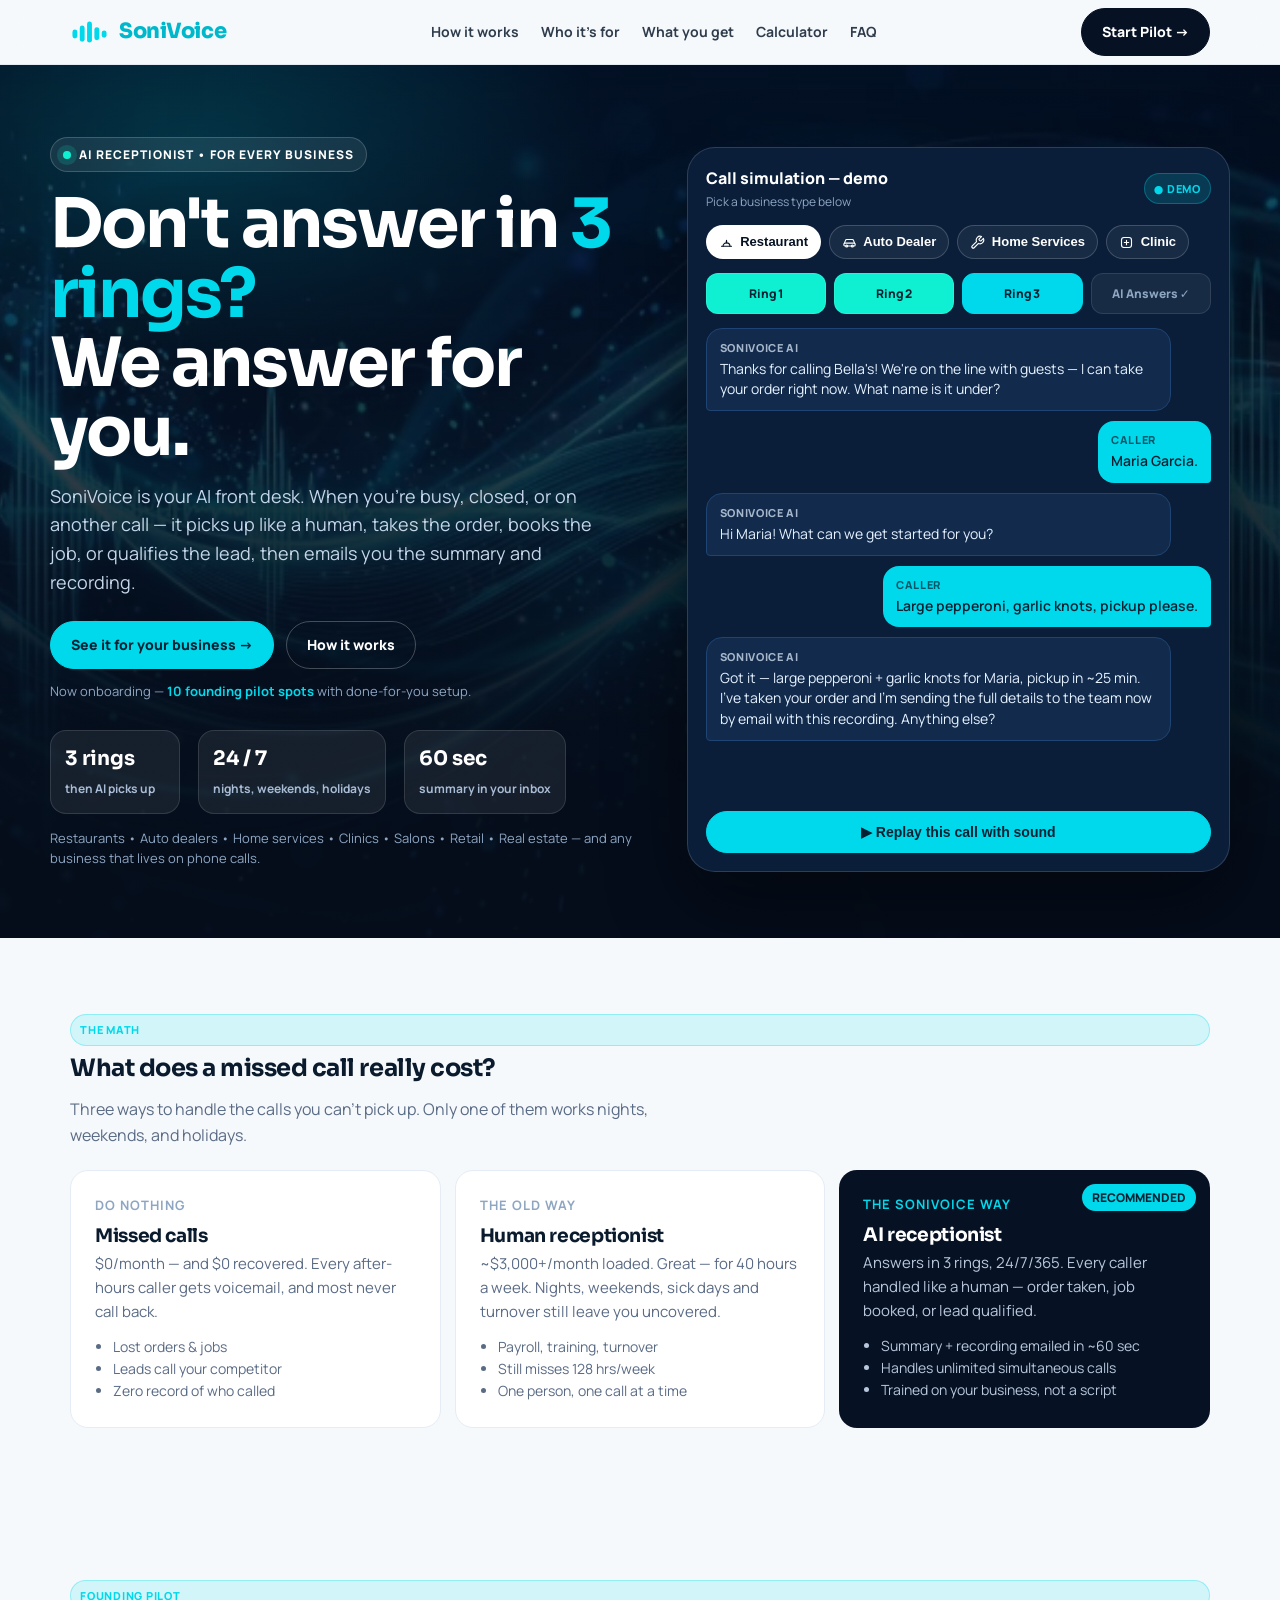
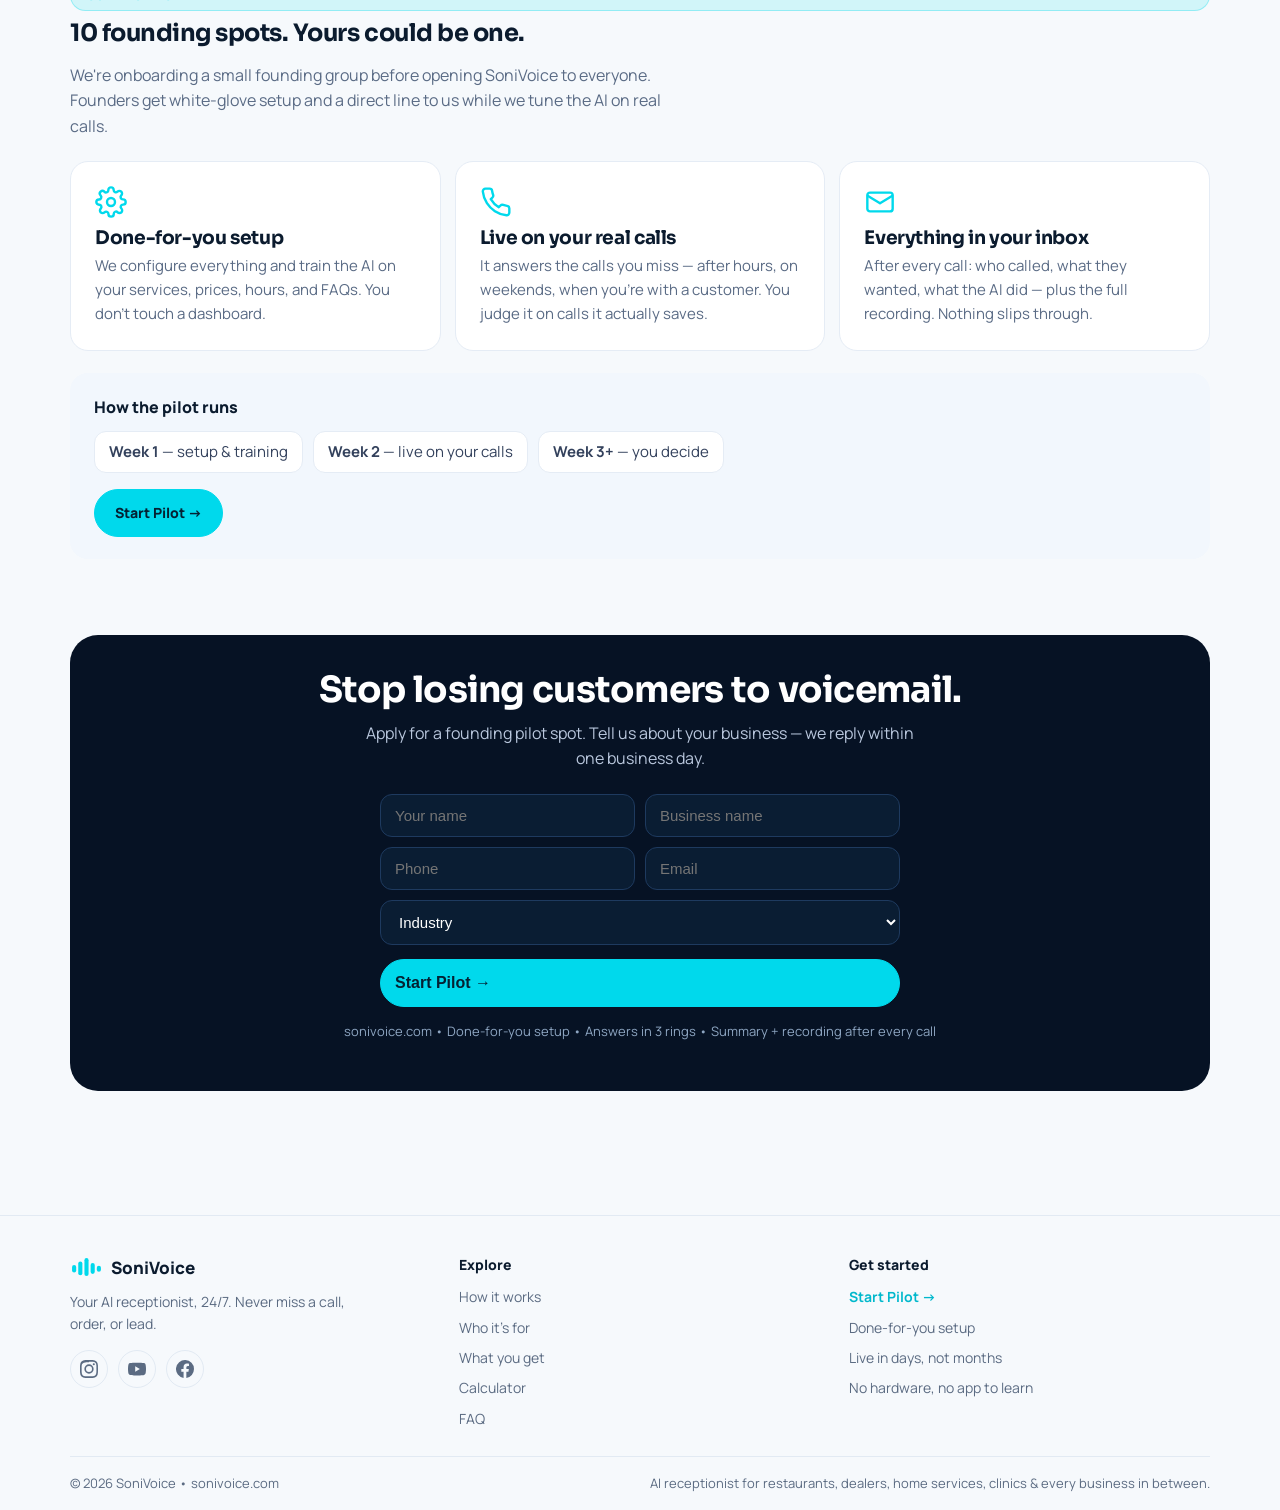
<file: index.html>
<!doctype html>
<html lang="en">
<head>
<meta charset="utf-8"/>
<link rel="icon" href="assets/favicon.svg" type="image/svg+xml"/>
<meta name="viewport" content="width=device-width, initial-scale=1, viewport-fit=cover"/>
<meta name="color-scheme" content="light dark"/>
<meta name="google-site-verification" content="89ansJGDZWdEIAxgWgZhGA2kCkxrPbd9LaEfotUJ8JE"/>
<title>SoniVoice — AI Receptionist for Every Business</title>
<meta name="description" content="SoniVoice is your AI front desk. Don't answer in 3 rings? It picks up like a human — takes orders, books jobs, qualifies leads, then emails you the summary and recording."/>
<meta name="theme-color" content="#061224"/>
<meta property="og:type" content="website"/>
<meta property="og:url" content="https://sonivoice.com/index.html"/>
<meta property="og:title" content="SoniVoice — AI Receptionist for Every Business"/>
<meta property="og:description" content="Your AI receptionist, 24/7. Takes orders, books jobs, qualifies leads — then emails you the summary + recording."/>
<meta name="twitter:card" content="summary_large_image"/>
<meta property="og:image" content="https://sonivoice.com/assets/og-image.png"/>
<meta property="og:image:width" content="1200"/>
<meta property="og:image:height" content="630"/>
<meta property="og:image:alt" content="SoniVoice — Don't answer in 3 rings? We answer for you."/>
<meta name="twitter:image" content="https://sonivoice.com/assets/og-image.png"/>
<meta name="twitter:title" content="SoniVoice — AI Receptionist for Every Business"/>
<meta name="twitter:description" content="Never miss a call, order, or lead again."/>
<meta name="description" content="SoniVoice answers your business calls in 3 rings when you can't. Takes orders, books jobs, qualifies leads — then emails you the summary + voice recording."/>
<link rel="preconnect" href="https://fonts.googleapis.com">
<link href="https://fonts.googleapis.com/css2?family=Sora:wght@400;600;700;800&family=Manrope:wght@400;500;600;700;800&family=JetBrains+Mono:wght@500&display=swap" rel="stylesheet">
<link rel="stylesheet" href="assets/site.css?v=2"/>

<script defer src="https://cloud.umami.is/script.js" data-website-id="f8ac7274-cbc9-4e1a-92d3-32038831d38e"></script>
<script type="application/ld+json">
{
  "@context": "https://schema.org",
  "@type": "Organization",
  "name": "SoniVoice",
  "url": "https://sonivoice.com/",
  "description": "SoniVoice is your AI front desk. Don't answer in 3 rings? It picks up like a human \u2014 takes orders, books jobs, qualifies leads, then emails you the summary and recording.",
  "sameAs": [
    "https://www.instagram.com/sonivoice247/"
  ]
}
</script>
</head>
<body>
<header class="topbar" id="top"><div class="wrap topbar-in">
<a class="logo" href="#top"><svg class="logo-svg" viewBox="0 0 48 32" fill="none" aria-hidden="true"><rect x="3" y="13" width="6" height="11" rx="3" fill="#00D9EC"/><rect x="12" y="8" width="6" height="20" rx="3" fill="#00D9EC"/><rect x="21" y="3" width="6" height="26" rx="3" fill="#00D9EC"/><rect x="30" y="10" width="6" height="16" rx="3" fill="#00D9EC"/><rect x="39" y="14" width="6" height="9" rx="3" fill="#00D9EC"/></svg><span class="logo-text">SoniVoice</span></a>
<nav class="nav"><a href="how-it-works.html">How it works</a><a href="who-its-for.html">Who it's for</a><a href="what-you-get.html">What you get</a><a href="calculator.html">Calculator</a><a href="faq.html">FAQ</a></nav>
<a class="btn btn-primary" href="#apply">Start Pilot →</a>
</div></header>
<section class="hero" style="padding:0">
<img class="hero-bg" id="heroImg" src="[data-uri]" alt="Abstract glowing voice waves representing AI phone answering"/>
<div class="hero-overlay"></div>
<div class="wrap hero-in">
<div>
<div class="pill"><i></i> AI RECEPTIONIST • FOR EVERY BUSINESS</div>
<h1>Don't answer in <em>3 rings?</em><br/>We answer for you.</h1>
<p class="lead">SoniVoice is your AI front desk. When you're busy, closed, or on another call — it picks up like a human, takes the order, books the job, or qualifies the lead, then emails you the summary and recording.</p>
<div class="hero-cta"><a href="who-its-for.html" class="btn btn-cyan">See it for your business →</a><a href="how-it-works.html" class="btn btn-ghost" style="color:#fff;border-color:rgba(255,255,255,.25)">How it works</a></div><p style="color:#8EA6C2;font-size:13px;margin:12px 0 0">Now onboarding — <a href="#apply" style="color:var(--cyan);font-weight:700">10 founding pilot spots</a> with done-for-you setup.</p>
<div class="hero-stats">
<div class="stat"><b>3 rings</b><span>then AI picks up</span></div>
<div class="stat"><b>24 / 7</b><span>nights, weekends, holidays</span></div>
<div class="stat"><b>60 sec</b><span>summary in your inbox</span></div>
</div>
<p style="color:#8EA6C2;font-size:13px;margin-top:14px">Restaurants • Auto dealers • Home services • Clinics • Salons • Retail • Real estate — and any business that lives on phone calls.</p>
</div>

<div class="phone" aria-label="Live call demo">
<div class="phone-head"><div><div style="font-weight:800">Call simulation — demo</div><div style="color:#8EA6C2;font-size:12px">Pick a business type below</div></div><span class="badge">● Demo</span></div>
<div class="controls" id="scenarioBtns">
<button class="chip active" data-s="restaurant"><span class="ic" data-ic="restaurant"></span> Restaurant</button>
<button class="chip" data-s="auto"><span class="ic" data-ic="auto"></span> Auto Dealer</button>
<button class="chip" data-s="home"><span class="ic" data-ic="home"></span> Home Services</button>
<button class="chip" data-s="clinic"><span class="ic" data-ic="clinic"></span> Clinic</button>
</div>
<div class="ringbar"><div class="ring" id="r1">Ring 1</div><div class="ring" id="r2">Ring 2</div><div class="ring" id="r3">Ring 3</div><div class="ring" id="rAI">AI Answers ✓</div></div>
<div class="chat" id="chat"></div>
<div class="wave" aria-hidden="true"><span></span><span></span><span></span><span></span><span></span><span></span><span></span><span></span><span></span><span></span><span></span><span></span><span></span><span></span><span></span><span></span><span></span><span></span></div>
<button class="btn btn-cyan" style="width:100%;justify-content:center;margin-top:14px" onclick="playDemoWithAudio()">▶ Replay this call with sound</button>
</div>
</div>
</section>
<section id="compare"><div class="wrap">
<div class="badge" style="margin-bottom:10px">THE MATH</div>
<h2>What does a missed call really cost?</h2>
<p style="color:#5A6B85;max-width:620px">Three ways to handle the calls you can't pick up. Only one of them works nights, weekends, and holidays.</p>
<div style="display:grid;grid-template-columns:repeat(auto-fit,minmax(240px,1fr));gap:14px;margin-top:22px">
<div style="background:#fff;border:1px solid #E5ECF5;border-radius:18px;padding:24px">
<div style="font-size:13px;font-weight:700;color:#8EA6C2;letter-spacing:1px">DO NOTHING</div>
<h3 style="margin:10px 0 6px;color:#0B1B2E">Missed calls</h3>
<p style="color:#5A6B85;font-size:15px;margin:0 0 12px">$0/month — and $0 recovered. Every after-hours caller gets voicemail, and most never call back.</p>
<ul style="color:#5A6B85;font-size:14px;padding-left:18px;margin:0"><li>Lost orders &amp; jobs</li><li>Leads call your competitor</li><li>Zero record of who called</li></ul>
</div>
<div style="background:#fff;border:1px solid #E5ECF5;border-radius:18px;padding:24px">
<div style="font-size:13px;font-weight:700;color:#8EA6C2;letter-spacing:1px">THE OLD WAY</div>
<h3 style="margin:10px 0 6px;color:#0B1B2E">Human receptionist</h3>
<p style="color:#5A6B85;font-size:15px;margin:0 0 12px">~$3,000+/month loaded. Great — for 40 hours a week. Nights, weekends, sick days and turnover still leave you uncovered.</p>
<ul style="color:#5A6B85;font-size:14px;padding-left:18px;margin:0"><li>Payroll, training, turnover</li><li>Still misses 128 hrs/week</li><li>One person, one call at a time</li></ul>
</div>
<div style="background:#061224;color:#fff;border-radius:18px;padding:24px;position:relative;overflow:hidden">
<div style="position:absolute;top:14px;right:14px;background:#00D9EC;color:#042233;font-size:12px;font-weight:800;padding:4px 10px;border-radius:20px">RECOMMENDED</div>
<div style="font-size:13px;font-weight:700;color:#00D9EC;letter-spacing:1px">THE SONIVOICE WAY</div>
<h3 style="margin:10px 0 6px">AI receptionist</h3>
<p style="color:#B9C7DD;font-size:15px;margin:0 0 12px">Answers in 3 rings, 24/7/365. Every caller handled like a human — order taken, job booked, or lead qualified.</p>
<ul style="color:#B9C7DD;font-size:14px;padding-left:18px;margin:0"><li>Summary + recording emailed in ~60 sec</li><li>Handles unlimited simultaneous calls</li><li>Trained on your business, not a script</li></ul>
</div>
</div>
</div></section>
<section id="pilot"><div class="wrap">
<div class="badge" style="margin-bottom:10px">FOUNDING PILOT</div>
<h2>10 founding spots. Yours could be one.</h2>
<p style="color:#5A6B85;max-width:620px">We're onboarding a small founding group before opening SoniVoice to everyone. Founders get white-glove setup and a direct line to us while we tune the AI on real calls.</p>
<div style="display:grid;grid-template-columns:repeat(auto-fit,minmax(240px,1fr));gap:14px;margin-top:22px">
<div style="background:#fff;border:1px solid #E5ECF5;border-radius:18px;padding:24px"><div style="color:var(--cyan);line-height:0"><span class="ic" data-ic="setup" style="width:32px;height:32px"></span></div><h3 style="margin:10px 0 6px;color:#0B1B2E">Done-for-you setup</h3><p style="color:#5A6B85;font-size:15px;margin:0">We configure everything and train the AI on your services, prices, hours, and FAQs. You don't touch a dashboard.</p></div>
<div style="background:#fff;border:1px solid #E5ECF5;border-radius:18px;padding:24px"><div style="color:var(--cyan);line-height:0"><span class="ic" data-ic="phone" style="width:32px;height:32px"></span></div><h3 style="margin:10px 0 6px;color:#0B1B2E">Live on your real calls</h3><p style="color:#5A6B85;font-size:15px;margin:0">It answers the calls you miss — after hours, on weekends, when you're with a customer. You judge it on calls it actually saves.</p></div>
<div style="background:#fff;border:1px solid #E5ECF5;border-radius:18px;padding:24px"><div style="color:var(--cyan);line-height:0"><span class="ic" data-ic="email" style="width:32px;height:32px"></span></div><h3 style="margin:10px 0 6px;color:#0B1B2E">Everything in your inbox</h3><p style="color:#5A6B85;font-size:15px;margin:0">After every call: who called, what they wanted, what the AI did — plus the full recording. Nothing slips through.</p></div>
</div>
<div style="margin-top:22px;background:#F2F7FD;border-radius:18px;padding:22px 24px">
<div style="font-weight:800;margin-bottom:10px">How the pilot runs</div>
<div style="display:flex;gap:10px;flex-wrap:wrap;color:#33415C;font-size:15px">
<span style="background:#fff;border:1px solid #E5ECF5;border-radius:12px;padding:8px 14px"><b>Week 1</b> — setup &amp; training</span>
<span style="background:#fff;border:1px solid #E5ECF5;border-radius:12px;padding:8px 14px"><b>Week 2</b> — live on your calls</span>
<span style="background:#fff;border:1px solid #E5ECF5;border-radius:12px;padding:8px 14px"><b>Week 3+</b> — you decide</span>
</div>
<div style="margin-top:16px"><a href="#apply" class="btn btn-cyan">Start Pilot →</a></div>
</div>
</div></section>
<section id="apply" style="padding-top:0"><div class="wrap"><div class="cta">
<h2>Stop losing customers to voicemail.</h2>
<p style="max-width:560px;margin:12px auto;color:#B9C7DD">Apply for a founding pilot spot. Tell us about your business — we reply within one business day.</p>
<form action="https://formsubmit.co/sonivoice2026@gmail.com" method="POST" style="max-width:520px;margin:22px auto 0;text-align:left">
<input type="hidden" name="_subject" value="New SoniVoice pilot application"/>
<input type="hidden" name="_template" value="table"/>
<input type="hidden" name="_captcha" value="false"/>
<input type="hidden" name="_next" value="https://sonivoice.com/?applied=1#apply"/>
<div class="frow" style="display:grid;grid-template-columns:1fr 1fr;gap:10px">
<input required name="name" placeholder="Your name" style="padding:12px 14px;border-radius:12px;border:1px solid #1E3A5F;background:#0A1D33;color:#fff;font-size:15px"/>
<input required name="business" placeholder="Business name" style="padding:12px 14px;border-radius:12px;border:1px solid #1E3A5F;background:#0A1D33;color:#fff;font-size:15px"/>
</div>
<div class="frow" style="display:grid;grid-template-columns:1fr 1fr;gap:10px;margin-top:10px">
<input required type="tel" name="phone" placeholder="Phone" style="padding:12px 14px;border-radius:12px;border:1px solid #1E3A5F;background:#0A1D33;color:#fff;font-size:15px"/>
<input required type="email" name="email" placeholder="Email" style="padding:12px 14px;border-radius:12px;border:1px solid #1E3A5F;background:#0A1D33;color:#fff;font-size:15px"/>
</div>
<div style="margin-top:10px">
<select required name="industry" style="width:100%;padding:12px 14px;border-radius:12px;border:1px solid #1E3A5F;background:#0A1D33;color:#fff;font-size:15px;box-sizing:border-box">
<option value="" disabled selected>Industry</option>
<option>Restaurants &amp; Cafés</option><option>Automotive Dealers</option><option>Home Services</option><option>Healthcare &amp; Clinics</option><option>Retail &amp; E-commerce</option><option>Salons &amp; Spas</option><option>Real Estate</option><option>Professional Services</option><option>Other</option>
</select>
</div>
<button type="submit" class="btn btn-cyan" style="width:100%;margin-top:14px;padding:14px;font-size:16px;cursor:pointer">Start Pilot →</button>
</form>
<p style="font-size:13px;color:#8EA6C2;margin-top:14px">sonivoice.com • Done-for-you setup • Answers in 3 rings • Summary + recording after every call</p>
</div></div></section>
<footer style="border-top:1px solid var(--line);margin-top:48px"><div class="wrap">
<div style="display:grid;grid-template-columns:repeat(auto-fit,minmax(220px,1fr));gap:28px;padding:38px 0 26px">
<div>
<div style="display:flex;align-items:center;gap:8px;margin-bottom:10px"><svg class="logo-svg" viewBox="0 0 48 32" fill="none" aria-hidden="true" style="height:22px"><rect x="3" y="13" width="6" height="11" rx="3" fill="#00D9EC"/><rect x="12" y="8" width="6" height="20" rx="3" fill="#00D9EC"/><rect x="21" y="3" width="6" height="26" rx="3" fill="#00D9EC"/><rect x="30" y="10" width="6" height="16" rx="3" fill="#00D9EC"/><rect x="39" y="14" width="6" height="9" rx="3" fill="#00D9EC"/></svg><span style="font-weight:800;font-size:17px">SoniVoice</span></div>
<p style="color:var(--muted);font-size:14px;margin:0;max-width:280px">Your AI receptionist, 24/7. Never miss a call, order, or lead.</p><div style="display:flex;gap:10px;margin-top:14px"><a class="soc" href="https://www.instagram.com/sonivoice247/" target="_blank" rel="noopener" aria-label="SoniVoice on Instagram"><svg viewBox="0 0 24 24" aria-hidden="true"><path d="M12 2.2c3.2 0 3.6 0 4.9.1 3.3.1 4.8 1.7 4.9 4.9.1 1.3.1 1.6.1 4.8s0 3.6-.1 4.8c-.1 3.2-1.7 4.8-4.9 4.9-1.3.1-1.6.1-4.9.1-3.2 0-3.6 0-4.8-.1-3.3-.1-4.8-1.7-4.9-4.9-.1-1.3-.1-1.6-.1-4.8s0-3.6.1-4.8C2.4 4.9 4 3.3 7.2 3.2c1.2-.1 1.6-.1 4.8-.1zM12 0C8.7 0 8.3 0 7.1.1 2.7.3.3 2.7.1 7.1 0 8.3 0 8.7 0 12s0 3.7.1 4.9c.2 4.4 2.6 6.8 7 7 1.2.1 1.6.1 4.9.1s3.7 0 4.9-.1c4.4-.2 6.8-2.6 7-7 .1-1.2.1-1.6.1-4.9s0-3.7-.1-4.9c-.2-4.4-2.6-6.8-7-7C15.7 0 15.3 0 12 0zm0 5.8A6.2 6.2 0 1 0 18.2 12 6.2 6.2 0 0 0 12 5.8zm0 10.2A4 4 0 1 1 16 12a4 4 0 0 1-4 4zm6.4-11.8a1.4 1.4 0 1 1-1.4 1.4 1.4 1.4 0 0 1 1.4-1.4z"/></svg></a><a class="soc" href="https://www.youtube.com/@SoniVoice247" target="_blank" rel="noopener" aria-label="SoniVoice on YouTube"><svg viewBox="0 0 24 24" aria-hidden="true"><path d="M23.5 6.2a3 3 0 0 0-2.1-2.1C19.5 3.5 12 3.5 12 3.5s-7.5 0-9.4.6A3 3 0 0 0 .5 6.2 31.3 31.3 0 0 0 0 12a31.3 31.3 0 0 0 .5 5.8 3 3 0 0 0 2.1 2.1c1.9.6 9.4.6 9.4.6s7.5 0 9.4-.6a3 3 0 0 0 2.1-2.1A31.3 31.3 0 0 0 24 12a31.3 31.3 0 0 0-.5-5.8zM9.6 15.6V8.4L15.8 12z"/></svg></a><a class="soc" href="https://www.facebook.com/p/Soni-Voice-61595010433799/" target="_blank" rel="noopener" aria-label="SoniVoice on Facebook"><svg viewBox="0 0 24 24" aria-hidden="true"><path d="M24 12a12 12 0 1 0-13.9 11.9v-8.4h-3v-3.5h3V9.4c0-3 1.8-4.7 4.5-4.7 1.3 0 2.7.2 2.7.2v3h-1.5c-1.5 0-2 1-2 1.9V12h3.3l-.5 3.5h-2.8v8.4A12 12 0 0 0 24 12z"/></svg></a></div>
</div>
<div>
<div style="font-weight:800;font-size:14px;margin-bottom:10px">Explore</div>
<div style="display:grid;gap:8px;font-size:14px;color:var(--muted)">
<a href="how-it-works.html">How it works</a><a href="who-its-for.html">Who it's for</a><a href="what-you-get.html">What you get</a><a href="calculator.html">Calculator</a><a href="faq.html">FAQ</a>
</div>
</div>
<div>
<div style="font-weight:800;font-size:14px;margin-bottom:10px">Get started</div>
<div style="display:grid;gap:8px;font-size:14px;color:var(--muted)">
<a href="index.html#apply" style="color:var(--cyan2);font-weight:700">Start Pilot &rarr;</a>
<span>Done-for-you setup</span><span>Live in days, not months</span><span>No hardware, no app to learn</span>
</div>
</div>
</div>
<div style="border-top:1px solid var(--line);padding:16px 0;display:flex;justify-content:space-between;gap:10px;flex-wrap:wrap;color:var(--muted);font-size:13px">
<span>&copy; 2026 SoniVoice &bull; sonivoice.com</span>
<span>AI receptionist for restaurants, dealers, home services, clinics &amp; every business in between.</span>
</div>
</div></footer>
<script defer src="assets/images-1.js"></script>
<script defer src="assets/site.js?v=2"></script>
</body></html>
</file>
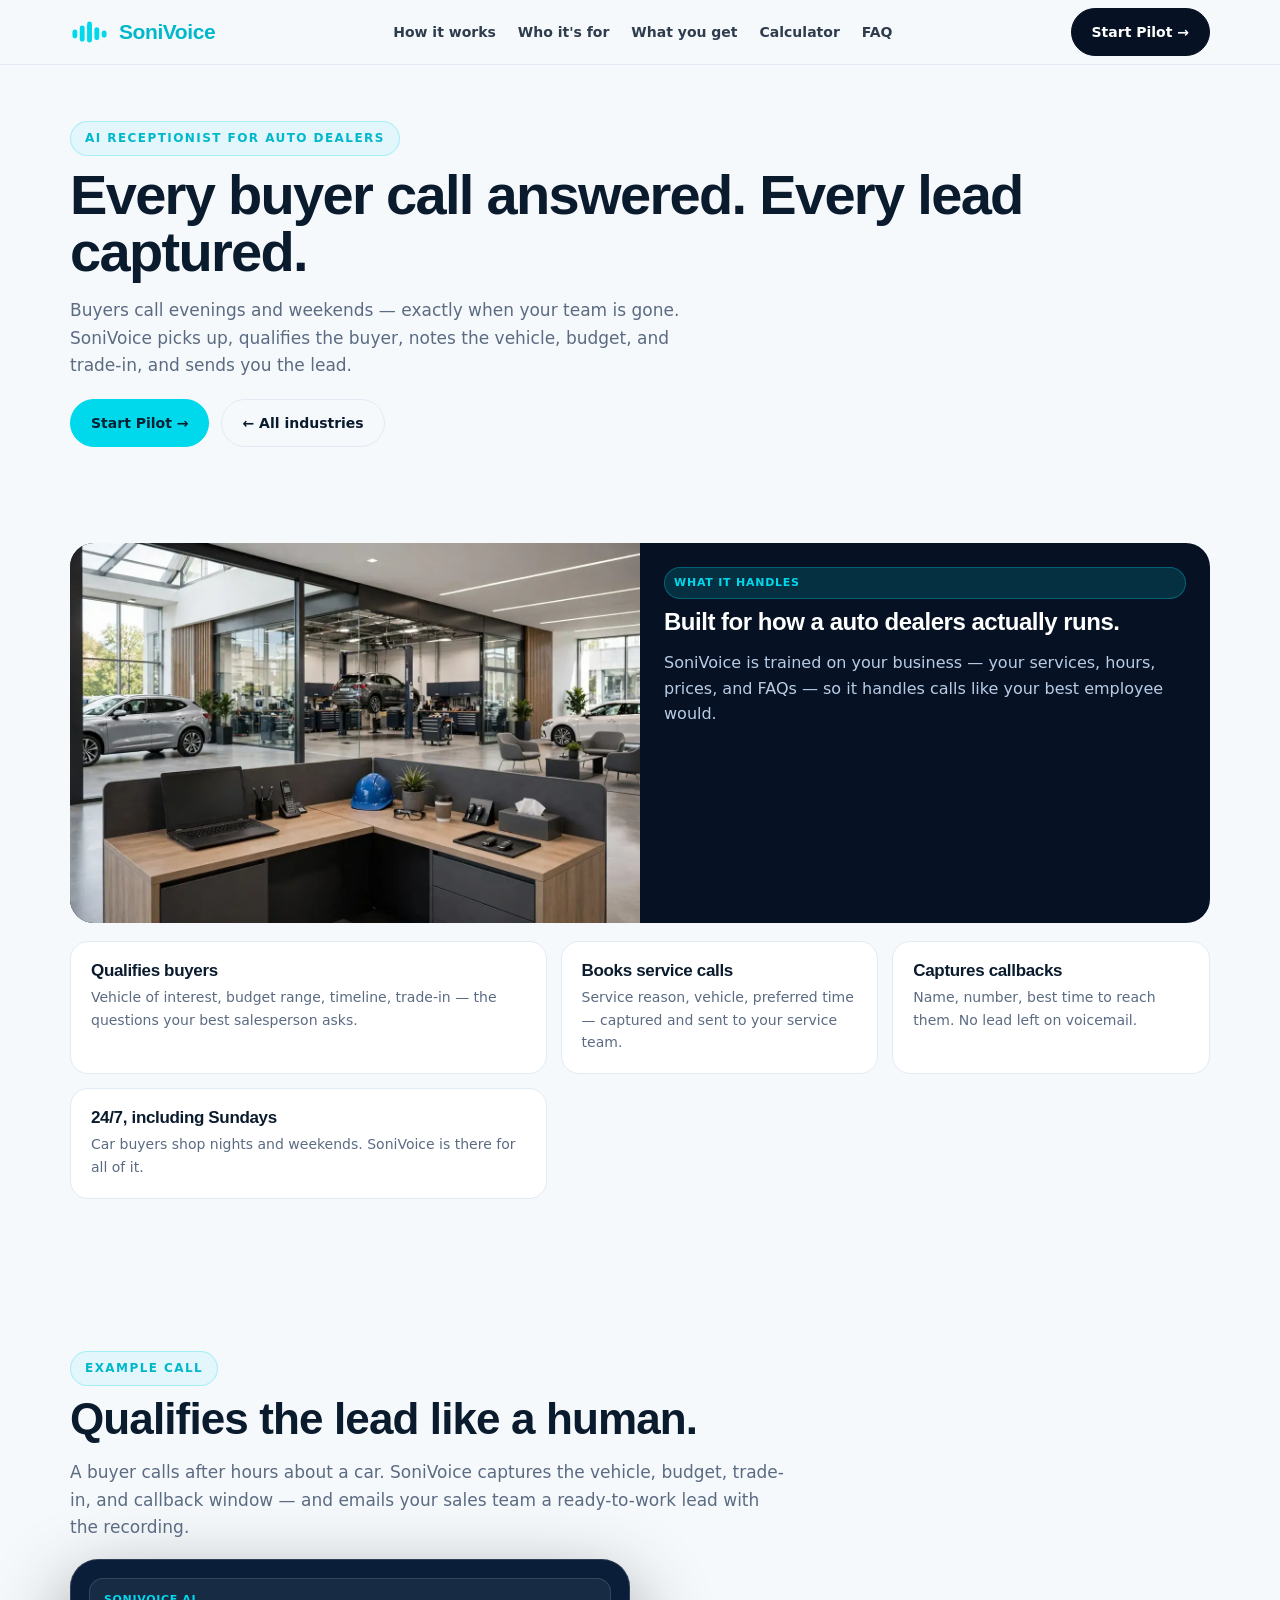
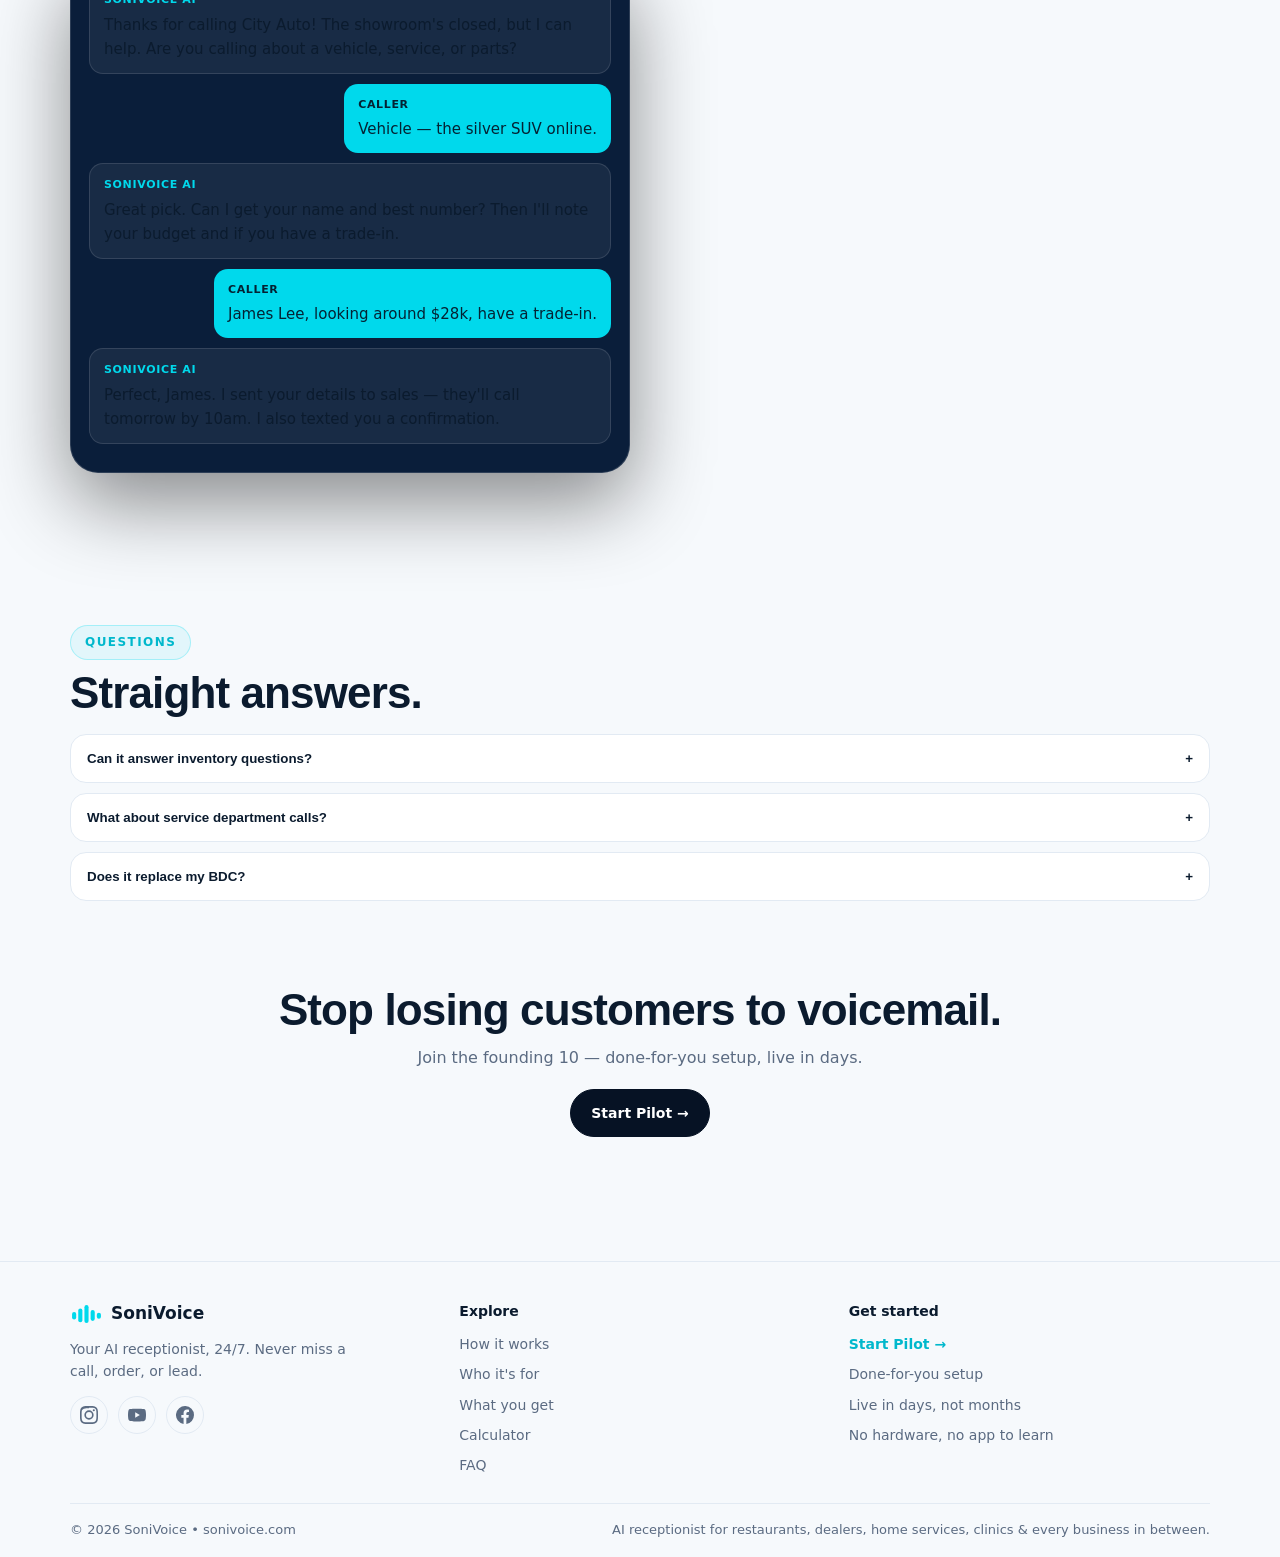
<file: ai-receptionist-for-auto-dealers.html>
<!DOCTYPE html>
<html lang="en">
<head>
<meta charset="utf-8"/>
<link rel="icon" href="assets/favicon.svg" type="image/svg+xml"/>
<meta name="viewport" content="width=device-width,initial-scale=1, viewport-fit=cover"/>
<meta name="color-scheme" content="light dark"/>
<meta name="google-site-verification" content="89ansJGDZWdEIAxgWgZhGA2kCkxrPbd9LaEfotUJ8JE"/>
<title>AI Receptionist for Auto Dealers | Qualify Every Buyer — SoniVoice</title>
<meta name="description" content="SoniVoice answers your dealership&#x27;s calls 24/7, qualifies buyers and service callers, captures trade-in details, and books callbacks. Never lose a lead to voicemail."/>
<meta property="og:type" content="website"/>
<meta property="og:title" content="AI Receptionist for Auto Dealers | Qualify Every Buyer — SoniVoice"/>
<meta property="og:description" content="SoniVoice answers your dealership&#x27;s calls 24/7, qualifies buyers and service callers, captures trade-in details, and books callbacks. Never lose a lead to voicemail."/>
<meta property="og:url" content="https://sonivoice.com/ai-receptionist-for-auto-dealers.html"/>
<meta property="og:image" content="https://sonivoice.com/assets/og-image.png"/>
<meta name="twitter:card" content="summary_large_image"/>
<link rel="stylesheet" href="assets/site.css?v=2"/>
<script defer src="https://cloud.umami.is/script.js" data-website-id="f8ac7274-cbc9-4e1a-92d3-32038831d38e"></script>
<script type="application/ld+json">{"@context": "https://schema.org", "@type": "FAQPage", "mainEntity": [{"@type": "Question", "name": "Can it answer inventory questions?", "acceptedAnswer": {"@type": "Answer", "text": "SoniVoice is trained on your inventory, pricing approach, and current offers \u2014 it answers from what you approve, never guesses."}}, {"@type": "Question", "name": "What about service department calls?", "acceptedAnswer": {"@type": "Answer", "text": "It triages service callers \u2014 reason for visit, vehicle info, urgency \u2014 and routes or books per your process."}}, {"@type": "Question", "name": "Does it replace my BDC?", "acceptedAnswer": {"@type": "Answer", "text": "No \u2014 it makes your BDC superhuman. SoniVoice catches every call your team can't, qualifies the lead, and hands it over warm."}}]}</script>
</head>
<body>
<header class="topbar"><div class="wrap topbar-in">
<a class="logo" href="index.html"><svg class="logo-svg" viewBox="0 0 48 32" fill="none" aria-hidden="true"><rect x="3" y="13" width="6" height="11" rx="3" fill="#00D9EC"/><rect x="12" y="8" width="6" height="20" rx="3" fill="#00D9EC"/><rect x="21" y="3" width="6" height="26" rx="3" fill="#00D9EC"/><rect x="30" y="10" width="6" height="16" rx="3" fill="#00D9EC"/><rect x="39" y="14" width="6" height="9" rx="3" fill="#00D9EC"/></svg><span class="logo-text">SoniVoice</span></a>
<nav class="nav"><a href="how-it-works.html">How it works</a><a href="who-its-for.html">Who it's for</a><a href="what-you-get.html">What you get</a><a href="calculator.html">Calculator</a><a href="faq.html">FAQ</a></nav>
<a class="btn btn-primary" href="index.html#apply">Start Pilot &rarr;</a>
</div></header>
<section style="padding-top:56px"><div class="wrap">
<div class="kicker">AI RECEPTIONIST FOR AUTO DEALERS</div>
<h1 class="title" style="font-size:clamp(34px,5vw,56px)">Every buyer call answered. Every lead captured.</h1>
<p class="sub" style="max-width:640px">Buyers call evenings and weekends — exactly when your team is gone. SoniVoice picks up, qualifies the buyer, notes the vehicle, budget, and trade-in, and sends you the lead.</p>
<div style="display:flex;gap:12px;flex-wrap:wrap;margin-top:20px">
<a class="btn btn-cyan" href="index.html#apply">Start Pilot &rarr;</a>
<a class="btn btn-ghost" href="who-its-for.html">&larr; All industries</a>
</div>
</div></section>

<section style="padding-top:20px"><div class="wrap">
<div class="demo-box" style="margin-top:0">
<img id="seoImg" src="[data-uri]" alt="Car dealership showroom"/>
<div class="demo-content"><div class="badge">WHAT IT HANDLES</div>
<h3 style="margin:10px 0 8px">Built for how a auto dealers actually runs.</h3>
<p>SoniVoice is trained on your business — your services, hours, prices, and FAQs — so it handles calls like your best employee would.</p>
</div></div>
<div class="features" style="margin-top:18px">
<div class="feature"><h3>Qualifies buyers</h3><p>Vehicle of interest, budget range, timeline, trade-in — the questions your best salesperson asks.</p></div>
<div class="feature"><h3>Books service calls</h3><p>Service reason, vehicle, preferred time — captured and sent to your service team.</p></div>
<div class="feature"><h3>Captures callbacks</h3><p>Name, number, best time to reach them. No lead left on voicemail.</p></div>
<div class="feature"><h3>24/7, including Sundays</h3><p>Car buyers shop nights and weekends. SoniVoice is there for all of it.</p></div>
</div>
</div></section>

<section><div class="wrap">
<div class="kicker">EXAMPLE CALL</div>
<h2 class="title">Qualifies the lead like a human.</h2>
<p class="sub">A buyer calls after hours about a car. SoniVoice captures the vehicle, budget, trade-in, and callback window — and emails your sales team a ready-to-work lead with the recording.</p>
<div class="phone" style="max-width:560px;margin-top:18px">
<div style="background:rgba(255,255,255,.06);border:1px solid rgba(255,255,255,.12);border-radius:14px;padding:12px 14px;margin-bottom:10px"><div style="font-size:11px;font-weight:800;letter-spacing:.06em;color:var(--cyan);margin-bottom:4px">SONIVOICE AI</div><div style="font-size:15px">Thanks for calling City Auto! The showroom&#x27;s closed, but I can help. Are you calling about a vehicle, service, or parts?</div></div>
<div style="display:flex;justify-content:flex-end;margin-bottom:10px"><div style="background:var(--cyan);color:#042233;border-radius:14px;padding:12px 14px;max-width:80%;font-size:15px"><div style="font-size:11px;font-weight:800;letter-spacing:.06em;margin-bottom:4px">CALLER</div>Vehicle — the silver SUV online.</div></div>
<div style="background:rgba(255,255,255,.06);border:1px solid rgba(255,255,255,.12);border-radius:14px;padding:12px 14px;margin-bottom:10px"><div style="font-size:11px;font-weight:800;letter-spacing:.06em;color:var(--cyan);margin-bottom:4px">SONIVOICE AI</div><div style="font-size:15px">Great pick. Can I get your name and best number? Then I&#x27;ll note your budget and if you have a trade-in.</div></div>
<div style="display:flex;justify-content:flex-end;margin-bottom:10px"><div style="background:var(--cyan);color:#042233;border-radius:14px;padding:12px 14px;max-width:80%;font-size:15px"><div style="font-size:11px;font-weight:800;letter-spacing:.06em;margin-bottom:4px">CALLER</div>James Lee, looking around $28k, have a trade-in.</div></div>
<div style="background:rgba(255,255,255,.06);border:1px solid rgba(255,255,255,.12);border-radius:14px;padding:12px 14px;margin-bottom:10px"><div style="font-size:11px;font-weight:800;letter-spacing:.06em;color:var(--cyan);margin-bottom:4px">SONIVOICE AI</div><div style="font-size:15px">Perfect, James. I sent your details to sales — they&#x27;ll call tomorrow by 10am. I also texted you a confirmation.</div></div>
</div>
</div></section>

<section><div class="wrap">
<div class="kicker">QUESTIONS</div>
<h2 class="title">Straight answers.</h2>
<div class="faq" style="margin-top:18px">
<div class="faq-item"><button>Can it answer inventory questions? <span>+</span></button><div>SoniVoice is trained on your inventory, pricing approach, and current offers — it answers from what you approve, never guesses.</div></div>
<div class="faq-item"><button>What about service department calls? <span>+</span></button><div>It triages service callers — reason for visit, vehicle info, urgency — and routes or books per your process.</div></div>
<div class="faq-item"><button>Does it replace my BDC? <span>+</span></button><div>No — it makes your BDC superhuman. SoniVoice catches every call your team can&#x27;t, qualifies the lead, and hands it over warm.</div></div>
</div>
</div></section>

<section style="padding-top:0"><div class="wrap" style="text-align:center">
<h2 class="title">Stop losing customers to voicemail.</h2>
<p style="color:var(--muted);max-width:560px;margin:0 auto 18px">Join the founding 10 — done-for-you setup, live in days.</p>
<a class="btn btn-primary" href="index.html#apply">Start Pilot &rarr;</a>
</div></section>

<footer style="border-top:1px solid var(--line);margin-top:48px"><div class="wrap">
<div style="display:grid;grid-template-columns:repeat(auto-fit,minmax(220px,1fr));gap:28px;padding:38px 0 26px">
<div>
<div style="display:flex;align-items:center;gap:8px;margin-bottom:10px"><svg class="logo-svg" viewBox="0 0 48 32" fill="none" aria-hidden="true" style="height:22px"><rect x="3" y="13" width="6" height="11" rx="3" fill="#00D9EC"/><rect x="12" y="8" width="6" height="20" rx="3" fill="#00D9EC"/><rect x="21" y="3" width="6" height="26" rx="3" fill="#00D9EC"/><rect x="30" y="10" width="6" height="16" rx="3" fill="#00D9EC"/><rect x="39" y="14" width="6" height="9" rx="3" fill="#00D9EC"/></svg><span style="font-weight:800;font-size:17px">SoniVoice</span></div>
<p style="color:var(--muted);font-size:14px;margin:0;max-width:280px">Your AI receptionist, 24/7. Never miss a call, order, or lead.</p><div style="display:flex;gap:10px;margin-top:14px"><a class="soc" href="https://www.instagram.com/sonivoice247/" target="_blank" rel="noopener" aria-label="SoniVoice on Instagram"><svg viewBox="0 0 24 24" aria-hidden="true"><path d="M12 2.2c3.2 0 3.6 0 4.9.1 3.3.1 4.8 1.7 4.9 4.9.1 1.3.1 1.6.1 4.8s0 3.6-.1 4.8c-.1 3.2-1.7 4.8-4.9 4.9-1.3.1-1.6.1-4.9.1-3.2 0-3.6 0-4.8-.1-3.3-.1-4.8-1.7-4.9-4.9-.1-1.3-.1-1.6-.1-4.8s0-3.6.1-4.8C2.4 4.9 4 3.3 7.2 3.2c1.2-.1 1.6-.1 4.8-.1zM12 0C8.7 0 8.3 0 7.1.1 2.7.3.3 2.7.1 7.1 0 8.3 0 8.7 0 12s0 3.7.1 4.9c.2 4.4 2.6 6.8 7 7 1.2.1 1.6.1 4.9.1s3.7 0 4.9-.1c4.4-.2 6.8-2.6 7-7 .1-1.2.1-1.6.1-4.9s0-3.7-.1-4.9c-.2-4.4-2.6-6.8-7-7C15.7 0 15.3 0 12 0zm0 5.8A6.2 6.2 0 1 0 18.2 12 6.2 6.2 0 0 0 12 5.8zm0 10.2A4 4 0 1 1 16 12a4 4 0 0 1-4 4zm6.4-11.8a1.4 1.4 0 1 1-1.4 1.4 1.4 1.4 0 0 1 1.4-1.4z"/></svg></a><a class="soc" href="https://www.youtube.com/@SoniVoice247" target="_blank" rel="noopener" aria-label="SoniVoice on YouTube"><svg viewBox="0 0 24 24" aria-hidden="true"><path d="M23.5 6.2a3 3 0 0 0-2.1-2.1C19.5 3.5 12 3.5 12 3.5s-7.5 0-9.4.6A3 3 0 0 0 .5 6.2 31.3 31.3 0 0 0 0 12a31.3 31.3 0 0 0 .5 5.8 3 3 0 0 0 2.1 2.1c1.9.6 9.4.6 9.4.6s7.5 0 9.4-.6a3 3 0 0 0 2.1-2.1A31.3 31.3 0 0 0 24 12a31.3 31.3 0 0 0-.5-5.8zM9.6 15.6V8.4L15.8 12z"/></svg></a><a class="soc" href="https://www.facebook.com/p/Soni-Voice-61595010433799/" target="_blank" rel="noopener" aria-label="SoniVoice on Facebook"><svg viewBox="0 0 24 24" aria-hidden="true"><path d="M24 12a12 12 0 1 0-13.9 11.9v-8.4h-3v-3.5h3V9.4c0-3 1.8-4.7 4.5-4.7 1.3 0 2.7.2 2.7.2v3h-1.5c-1.5 0-2 1-2 1.9V12h3.3l-.5 3.5h-2.8v8.4A12 12 0 0 0 24 12z"/></svg></a></div>
</div>
<div>
<div style="font-weight:800;font-size:14px;margin-bottom:10px">Explore</div>
<div style="display:grid;gap:8px;font-size:14px;color:var(--muted)">
<a href="how-it-works.html">How it works</a><a href="who-its-for.html">Who it's for</a><a href="what-you-get.html">What you get</a><a href="calculator.html">Calculator</a><a href="faq.html">FAQ</a>
</div>
</div>
<div>
<div style="font-weight:800;font-size:14px;margin-bottom:10px">Get started</div>
<div style="display:grid;gap:8px;font-size:14px;color:var(--muted)">
<a href="index.html#apply" style="color:var(--cyan2);font-weight:700">Start Pilot &rarr;</a>
<span>Done-for-you setup</span><span>Live in days, not months</span><span>No hardware, no app to learn</span>
</div>
</div>
</div>
<div style="border-top:1px solid var(--line);padding:16px 0;display:flex;justify-content:space-between;gap:10px;flex-wrap:wrap;color:var(--muted);font-size:13px">
<span>&copy; 2026 SoniVoice &bull; sonivoice.com</span>
<span>AI receptionist for restaurants, dealers, home services, clinics &amp; every business in between.</span>
</div>
</div></footer>
<script defer src="assets/images-3.js"></script>
<script defer src="assets/site.js?v=2"></script>
<script>
window.addEventListener('DOMContentLoaded',function(){
  var im=window.SONIVOICE_IMAGES&&window.SONIVOICE_IMAGES['assets/img-3.webp'];
  if(im){document.getElementById('seoImg').src=im;}
});
</script>
</body></html>
</file>
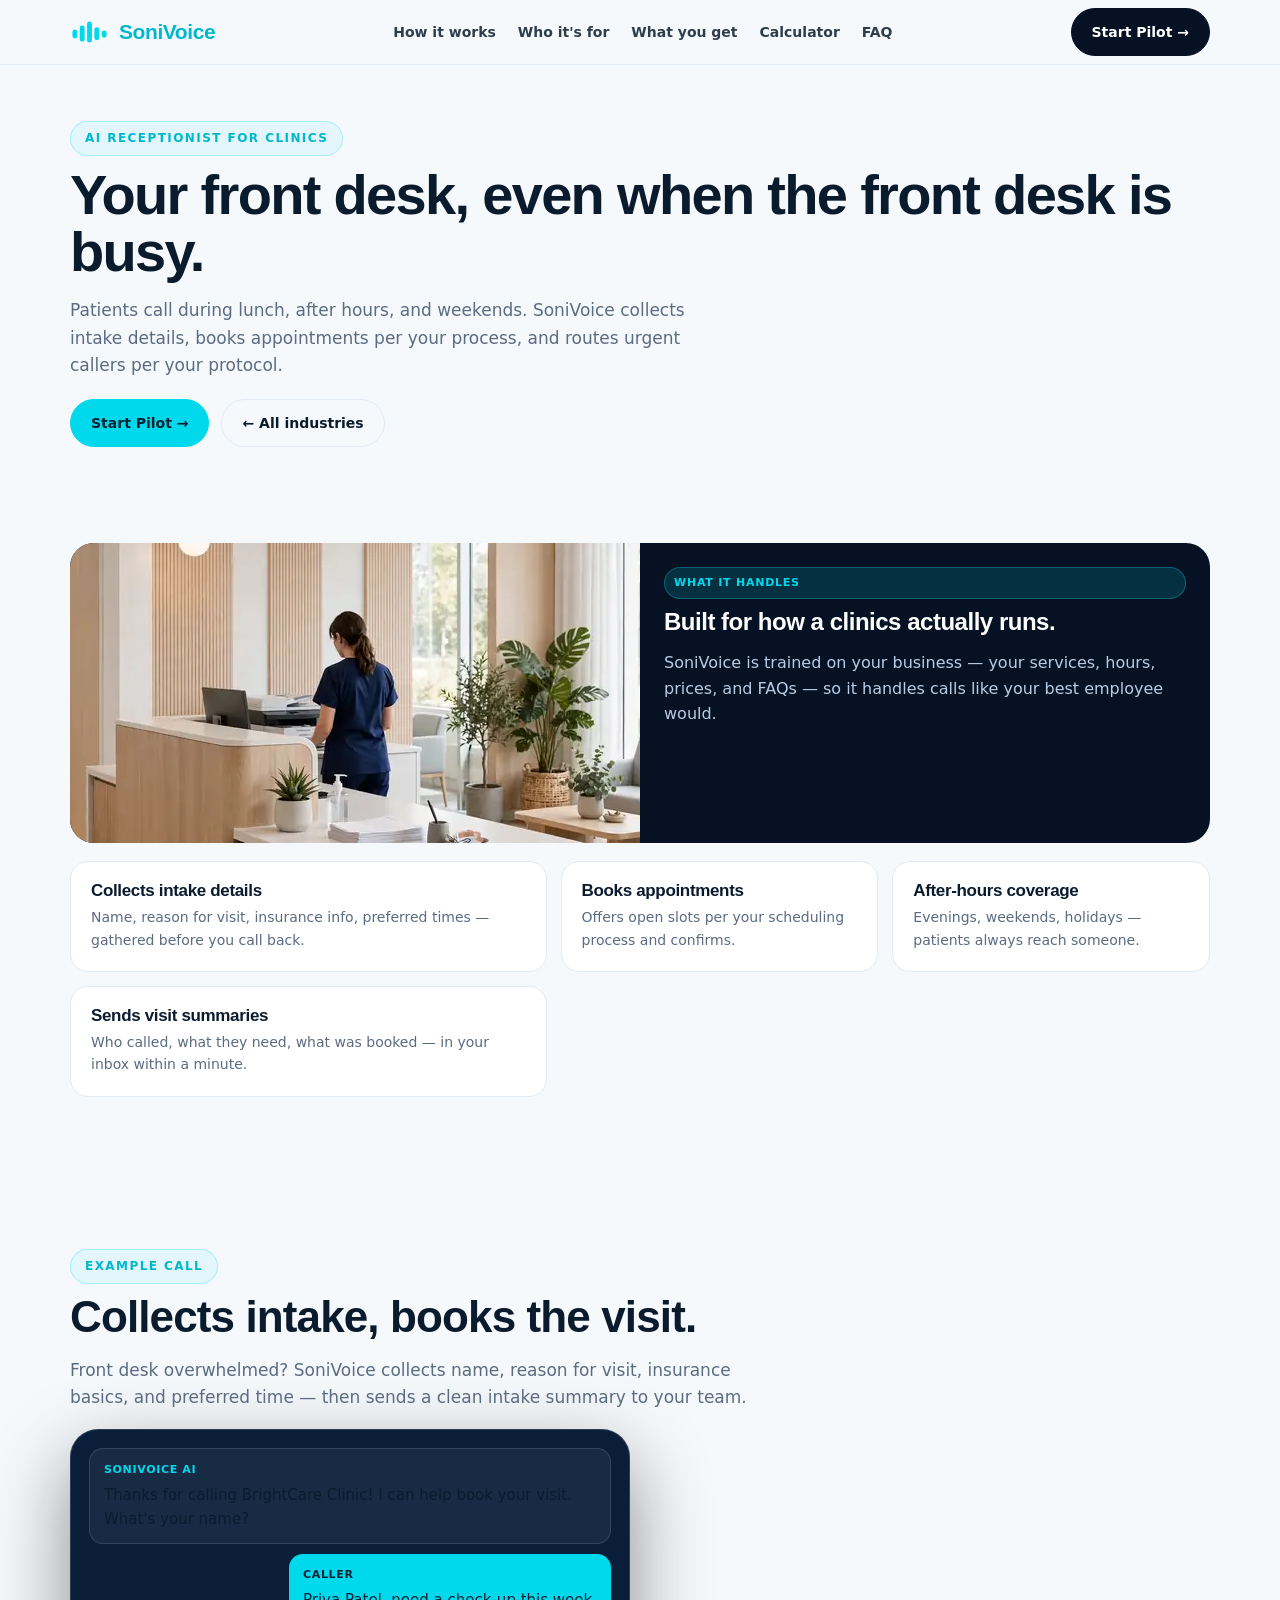
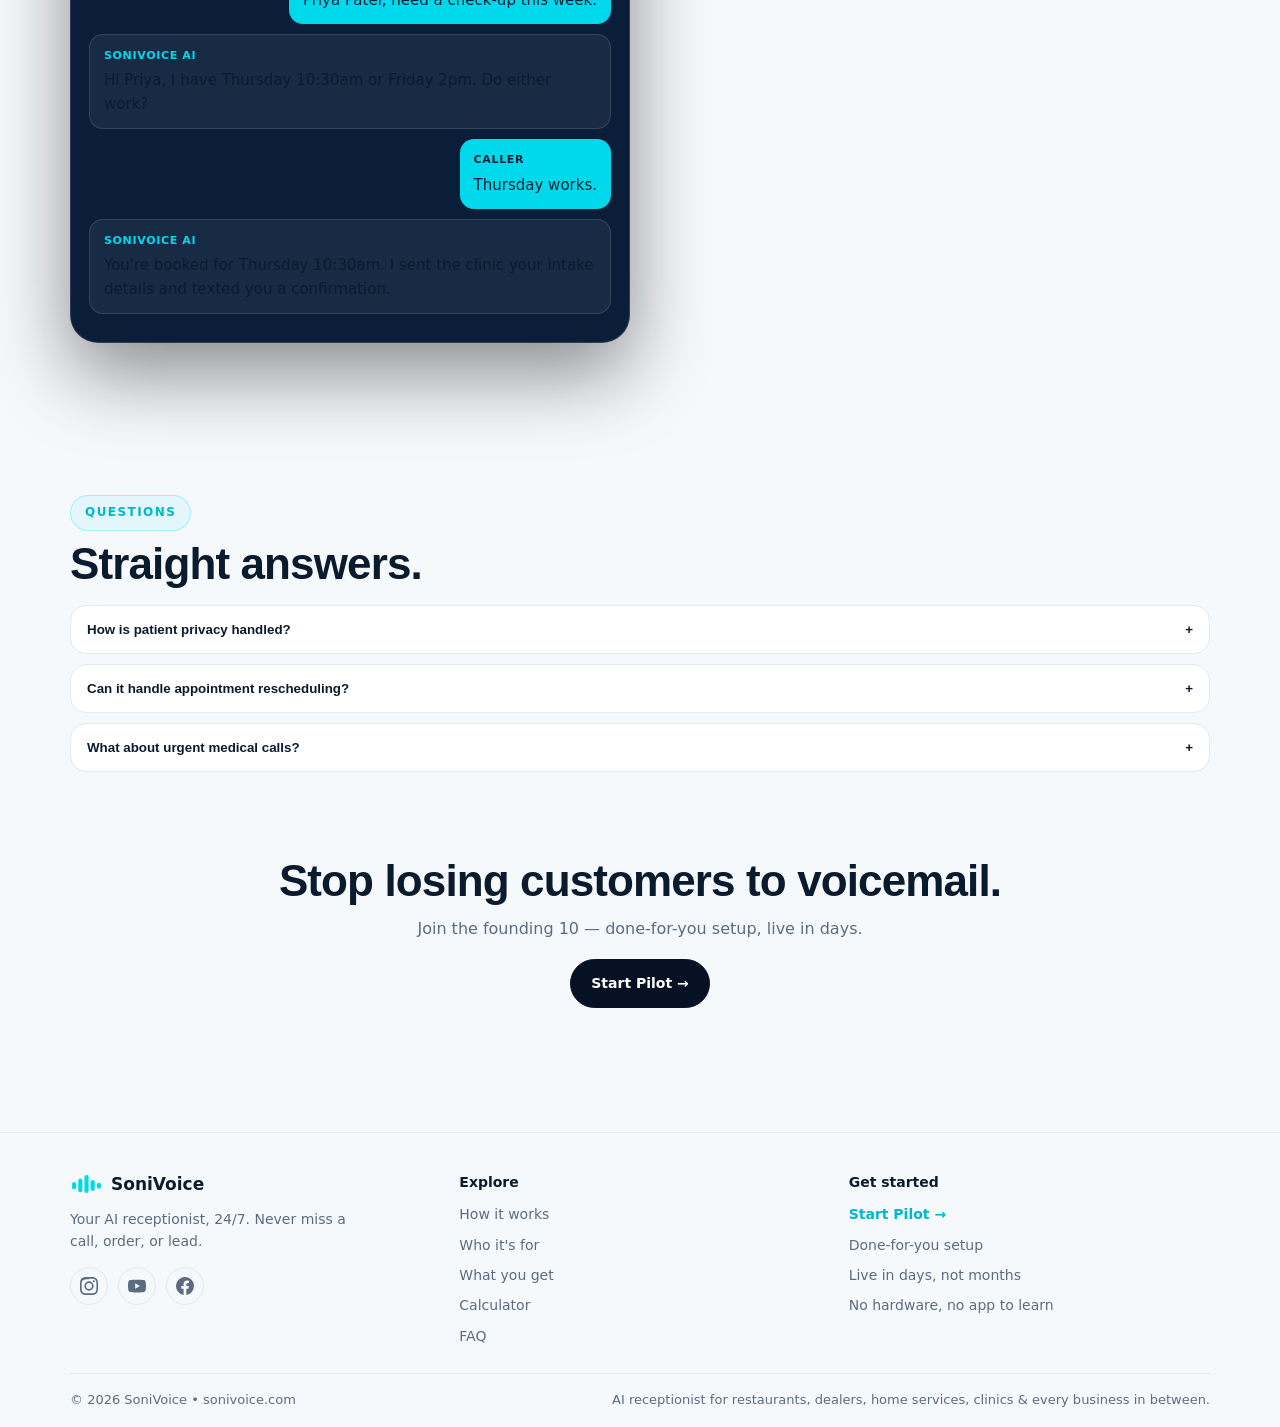
<file: ai-receptionist-for-clinics.html>
<!DOCTYPE html>
<html lang="en">
<head>
<meta charset="utf-8"/>
<link rel="icon" href="assets/favicon.svg" type="image/svg+xml"/>
<meta name="viewport" content="width=device-width,initial-scale=1, viewport-fit=cover"/>
<meta name="color-scheme" content="light dark"/>
<meta name="google-site-verification" content="89ansJGDZWdEIAxgWgZhGA2kCkxrPbd9LaEfotUJ8JE"/>
<title>AI Receptionist for Clinics | Never Miss a Patient Call — SoniVoice</title>
<meta name="description" content="SoniVoice answers patient calls 24/7: collects intake details, books appointments, and handles after-hours callers — so no patient goes to voicemail."/>
<meta property="og:type" content="website"/>
<meta property="og:title" content="AI Receptionist for Clinics | Never Miss a Patient Call — SoniVoice"/>
<meta property="og:description" content="SoniVoice answers patient calls 24/7: collects intake details, books appointments, and handles after-hours callers — so no patient goes to voicemail."/>
<meta property="og:url" content="https://sonivoice.com/ai-receptionist-for-clinics.html"/>
<meta property="og:image" content="https://sonivoice.com/assets/og-image.png"/>
<meta name="twitter:card" content="summary_large_image"/>
<link rel="stylesheet" href="assets/site.css?v=2"/>
<script defer src="https://cloud.umami.is/script.js" data-website-id="f8ac7274-cbc9-4e1a-92d3-32038831d38e"></script>
<script type="application/ld+json">{"@context": "https://schema.org", "@type": "FAQPage", "mainEntity": [{"@type": "Question", "name": "How is patient privacy handled?", "acceptedAnswer": {"@type": "Answer", "text": "We take patient privacy seriously \u2014 call data handling follows strict practices, and we'll walk through exactly how data is stored and protected during your pilot setup."}}, {"@type": "Question", "name": "Can it handle appointment rescheduling?", "acceptedAnswer": {"@type": "Answer", "text": "Yes \u2014 it offers alternate times and updates bookings per your scheduling process."}}, {"@type": "Question", "name": "What about urgent medical calls?", "acceptedAnswer": {"@type": "Answer", "text": "You define the escalation rules \u2014 urgent callers are routed per your protocol immediately, never kept waiting."}}]}</script>
</head>
<body>
<header class="topbar"><div class="wrap topbar-in">
<a class="logo" href="index.html"><svg class="logo-svg" viewBox="0 0 48 32" fill="none" aria-hidden="true"><rect x="3" y="13" width="6" height="11" rx="3" fill="#00D9EC"/><rect x="12" y="8" width="6" height="20" rx="3" fill="#00D9EC"/><rect x="21" y="3" width="6" height="26" rx="3" fill="#00D9EC"/><rect x="30" y="10" width="6" height="16" rx="3" fill="#00D9EC"/><rect x="39" y="14" width="6" height="9" rx="3" fill="#00D9EC"/></svg><span class="logo-text">SoniVoice</span></a>
<nav class="nav"><a href="how-it-works.html">How it works</a><a href="who-its-for.html">Who it's for</a><a href="what-you-get.html">What you get</a><a href="calculator.html">Calculator</a><a href="faq.html">FAQ</a></nav>
<a class="btn btn-primary" href="index.html#apply">Start Pilot &rarr;</a>
</div></header>
<section style="padding-top:56px"><div class="wrap">
<div class="kicker">AI RECEPTIONIST FOR CLINICS</div>
<h1 class="title" style="font-size:clamp(34px,5vw,56px)">Your front desk, even when the front desk is busy.</h1>
<p class="sub" style="max-width:640px">Patients call during lunch, after hours, and weekends. SoniVoice collects intake details, books appointments per your process, and routes urgent callers per your protocol.</p>
<div style="display:flex;gap:12px;flex-wrap:wrap;margin-top:20px">
<a class="btn btn-cyan" href="index.html#apply">Start Pilot &rarr;</a>
<a class="btn btn-ghost" href="who-its-for.html">&larr; All industries</a>
</div>
</div></section>

<section style="padding-top:20px"><div class="wrap">
<div class="demo-box" style="margin-top:0">
<img id="seoImg" src="[data-uri]" alt="Modern clinic reception area"/>
<div class="demo-content"><div class="badge">WHAT IT HANDLES</div>
<h3 style="margin:10px 0 8px">Built for how a clinics actually runs.</h3>
<p>SoniVoice is trained on your business — your services, hours, prices, and FAQs — so it handles calls like your best employee would.</p>
</div></div>
<div class="features" style="margin-top:18px">
<div class="feature"><h3>Collects intake details</h3><p>Name, reason for visit, insurance info, preferred times — gathered before you call back.</p></div>
<div class="feature"><h3>Books appointments</h3><p>Offers open slots per your scheduling process and confirms.</p></div>
<div class="feature"><h3>After-hours coverage</h3><p>Evenings, weekends, holidays — patients always reach someone.</p></div>
<div class="feature"><h3>Sends visit summaries</h3><p>Who called, what they need, what was booked — in your inbox within a minute.</p></div>
</div>
</div></section>

<section><div class="wrap">
<div class="kicker">EXAMPLE CALL</div>
<h2 class="title">Collects intake, books the visit.</h2>
<p class="sub">Front desk overwhelmed? SoniVoice collects name, reason for visit, insurance basics, and preferred time — then sends a clean intake summary to your team.</p>
<div class="phone" style="max-width:560px;margin-top:18px">
<div style="background:rgba(255,255,255,.06);border:1px solid rgba(255,255,255,.12);border-radius:14px;padding:12px 14px;margin-bottom:10px"><div style="font-size:11px;font-weight:800;letter-spacing:.06em;color:var(--cyan);margin-bottom:4px">SONIVOICE AI</div><div style="font-size:15px">Thanks for calling BrightCare Clinic! I can help book your visit. What&#x27;s your name?</div></div>
<div style="display:flex;justify-content:flex-end;margin-bottom:10px"><div style="background:var(--cyan);color:#042233;border-radius:14px;padding:12px 14px;max-width:80%;font-size:15px"><div style="font-size:11px;font-weight:800;letter-spacing:.06em;margin-bottom:4px">CALLER</div>Priya Patel, need a check-up this week.</div></div>
<div style="background:rgba(255,255,255,.06);border:1px solid rgba(255,255,255,.12);border-radius:14px;padding:12px 14px;margin-bottom:10px"><div style="font-size:11px;font-weight:800;letter-spacing:.06em;color:var(--cyan);margin-bottom:4px">SONIVOICE AI</div><div style="font-size:15px">Hi Priya, I have Thursday 10:30am or Friday 2pm. Do either work?</div></div>
<div style="display:flex;justify-content:flex-end;margin-bottom:10px"><div style="background:var(--cyan);color:#042233;border-radius:14px;padding:12px 14px;max-width:80%;font-size:15px"><div style="font-size:11px;font-weight:800;letter-spacing:.06em;margin-bottom:4px">CALLER</div>Thursday works.</div></div>
<div style="background:rgba(255,255,255,.06);border:1px solid rgba(255,255,255,.12);border-radius:14px;padding:12px 14px;margin-bottom:10px"><div style="font-size:11px;font-weight:800;letter-spacing:.06em;color:var(--cyan);margin-bottom:4px">SONIVOICE AI</div><div style="font-size:15px">You&#x27;re booked for Thursday 10:30am. I sent the clinic your intake details and texted you a confirmation.</div></div>
</div>
</div></section>

<section><div class="wrap">
<div class="kicker">QUESTIONS</div>
<h2 class="title">Straight answers.</h2>
<div class="faq" style="margin-top:18px">
<div class="faq-item"><button>How is patient privacy handled? <span>+</span></button><div>We take patient privacy seriously — call data handling follows strict practices, and we&#x27;ll walk through exactly how data is stored and protected during your pilot setup.</div></div>
<div class="faq-item"><button>Can it handle appointment rescheduling? <span>+</span></button><div>Yes — it offers alternate times and updates bookings per your scheduling process.</div></div>
<div class="faq-item"><button>What about urgent medical calls? <span>+</span></button><div>You define the escalation rules — urgent callers are routed per your protocol immediately, never kept waiting.</div></div>
</div>
</div></section>

<section style="padding-top:0"><div class="wrap" style="text-align:center">
<h2 class="title">Stop losing customers to voicemail.</h2>
<p style="color:var(--muted);max-width:560px;margin:0 auto 18px">Join the founding 10 — done-for-you setup, live in days.</p>
<a class="btn btn-primary" href="index.html#apply">Start Pilot &rarr;</a>
</div></section>

<footer style="border-top:1px solid var(--line);margin-top:48px"><div class="wrap">
<div style="display:grid;grid-template-columns:repeat(auto-fit,minmax(220px,1fr));gap:28px;padding:38px 0 26px">
<div>
<div style="display:flex;align-items:center;gap:8px;margin-bottom:10px"><svg class="logo-svg" viewBox="0 0 48 32" fill="none" aria-hidden="true" style="height:22px"><rect x="3" y="13" width="6" height="11" rx="3" fill="#00D9EC"/><rect x="12" y="8" width="6" height="20" rx="3" fill="#00D9EC"/><rect x="21" y="3" width="6" height="26" rx="3" fill="#00D9EC"/><rect x="30" y="10" width="6" height="16" rx="3" fill="#00D9EC"/><rect x="39" y="14" width="6" height="9" rx="3" fill="#00D9EC"/></svg><span style="font-weight:800;font-size:17px">SoniVoice</span></div>
<p style="color:var(--muted);font-size:14px;margin:0;max-width:280px">Your AI receptionist, 24/7. Never miss a call, order, or lead.</p><div style="display:flex;gap:10px;margin-top:14px"><a class="soc" href="https://www.instagram.com/sonivoice247/" target="_blank" rel="noopener" aria-label="SoniVoice on Instagram"><svg viewBox="0 0 24 24" aria-hidden="true"><path d="M12 2.2c3.2 0 3.6 0 4.9.1 3.3.1 4.8 1.7 4.9 4.9.1 1.3.1 1.6.1 4.8s0 3.6-.1 4.8c-.1 3.2-1.7 4.8-4.9 4.9-1.3.1-1.6.1-4.9.1-3.2 0-3.6 0-4.8-.1-3.3-.1-4.8-1.7-4.9-4.9-.1-1.3-.1-1.6-.1-4.8s0-3.6.1-4.8C2.4 4.9 4 3.3 7.2 3.2c1.2-.1 1.6-.1 4.8-.1zM12 0C8.7 0 8.3 0 7.1.1 2.7.3.3 2.7.1 7.1 0 8.3 0 8.7 0 12s0 3.7.1 4.9c.2 4.4 2.6 6.8 7 7 1.2.1 1.6.1 4.9.1s3.7 0 4.9-.1c4.4-.2 6.8-2.6 7-7 .1-1.2.1-1.6.1-4.9s0-3.7-.1-4.9c-.2-4.4-2.6-6.8-7-7C15.7 0 15.3 0 12 0zm0 5.8A6.2 6.2 0 1 0 18.2 12 6.2 6.2 0 0 0 12 5.8zm0 10.2A4 4 0 1 1 16 12a4 4 0 0 1-4 4zm6.4-11.8a1.4 1.4 0 1 1-1.4 1.4 1.4 1.4 0 0 1 1.4-1.4z"/></svg></a><a class="soc" href="https://www.youtube.com/@SoniVoice247" target="_blank" rel="noopener" aria-label="SoniVoice on YouTube"><svg viewBox="0 0 24 24" aria-hidden="true"><path d="M23.5 6.2a3 3 0 0 0-2.1-2.1C19.5 3.5 12 3.5 12 3.5s-7.5 0-9.4.6A3 3 0 0 0 .5 6.2 31.3 31.3 0 0 0 0 12a31.3 31.3 0 0 0 .5 5.8 3 3 0 0 0 2.1 2.1c1.9.6 9.4.6 9.4.6s7.5 0 9.4-.6a3 3 0 0 0 2.1-2.1A31.3 31.3 0 0 0 24 12a31.3 31.3 0 0 0-.5-5.8zM9.6 15.6V8.4L15.8 12z"/></svg></a><a class="soc" href="https://www.facebook.com/p/Soni-Voice-61595010433799/" target="_blank" rel="noopener" aria-label="SoniVoice on Facebook"><svg viewBox="0 0 24 24" aria-hidden="true"><path d="M24 12a12 12 0 1 0-13.9 11.9v-8.4h-3v-3.5h3V9.4c0-3 1.8-4.7 4.5-4.7 1.3 0 2.7.2 2.7.2v3h-1.5c-1.5 0-2 1-2 1.9V12h3.3l-.5 3.5h-2.8v8.4A12 12 0 0 0 24 12z"/></svg></a></div>
</div>
<div>
<div style="font-weight:800;font-size:14px;margin-bottom:10px">Explore</div>
<div style="display:grid;gap:8px;font-size:14px;color:var(--muted)">
<a href="how-it-works.html">How it works</a><a href="who-its-for.html">Who it's for</a><a href="what-you-get.html">What you get</a><a href="calculator.html">Calculator</a><a href="faq.html">FAQ</a>
</div>
</div>
<div>
<div style="font-weight:800;font-size:14px;margin-bottom:10px">Get started</div>
<div style="display:grid;gap:8px;font-size:14px;color:var(--muted)">
<a href="index.html#apply" style="color:var(--cyan2);font-weight:700">Start Pilot &rarr;</a>
<span>Done-for-you setup</span><span>Live in days, not months</span><span>No hardware, no app to learn</span>
</div>
</div>
</div>
<div style="border-top:1px solid var(--line);padding:16px 0;display:flex;justify-content:space-between;gap:10px;flex-wrap:wrap;color:var(--muted);font-size:13px">
<span>&copy; 2026 SoniVoice &bull; sonivoice.com</span>
<span>AI receptionist for restaurants, dealers, home services, clinics &amp; every business in between.</span>
</div>
</div></footer>
<script defer src="assets/images-4.js"></script>
<script defer src="assets/site.js?v=2"></script>
<script>
window.addEventListener('DOMContentLoaded',function(){
  var im=window.SONIVOICE_IMAGES&&window.SONIVOICE_IMAGES['assets/img-5.webp'];
  if(im){document.getElementById('seoImg').src=im;}
});
</script>
</body></html>
</file>
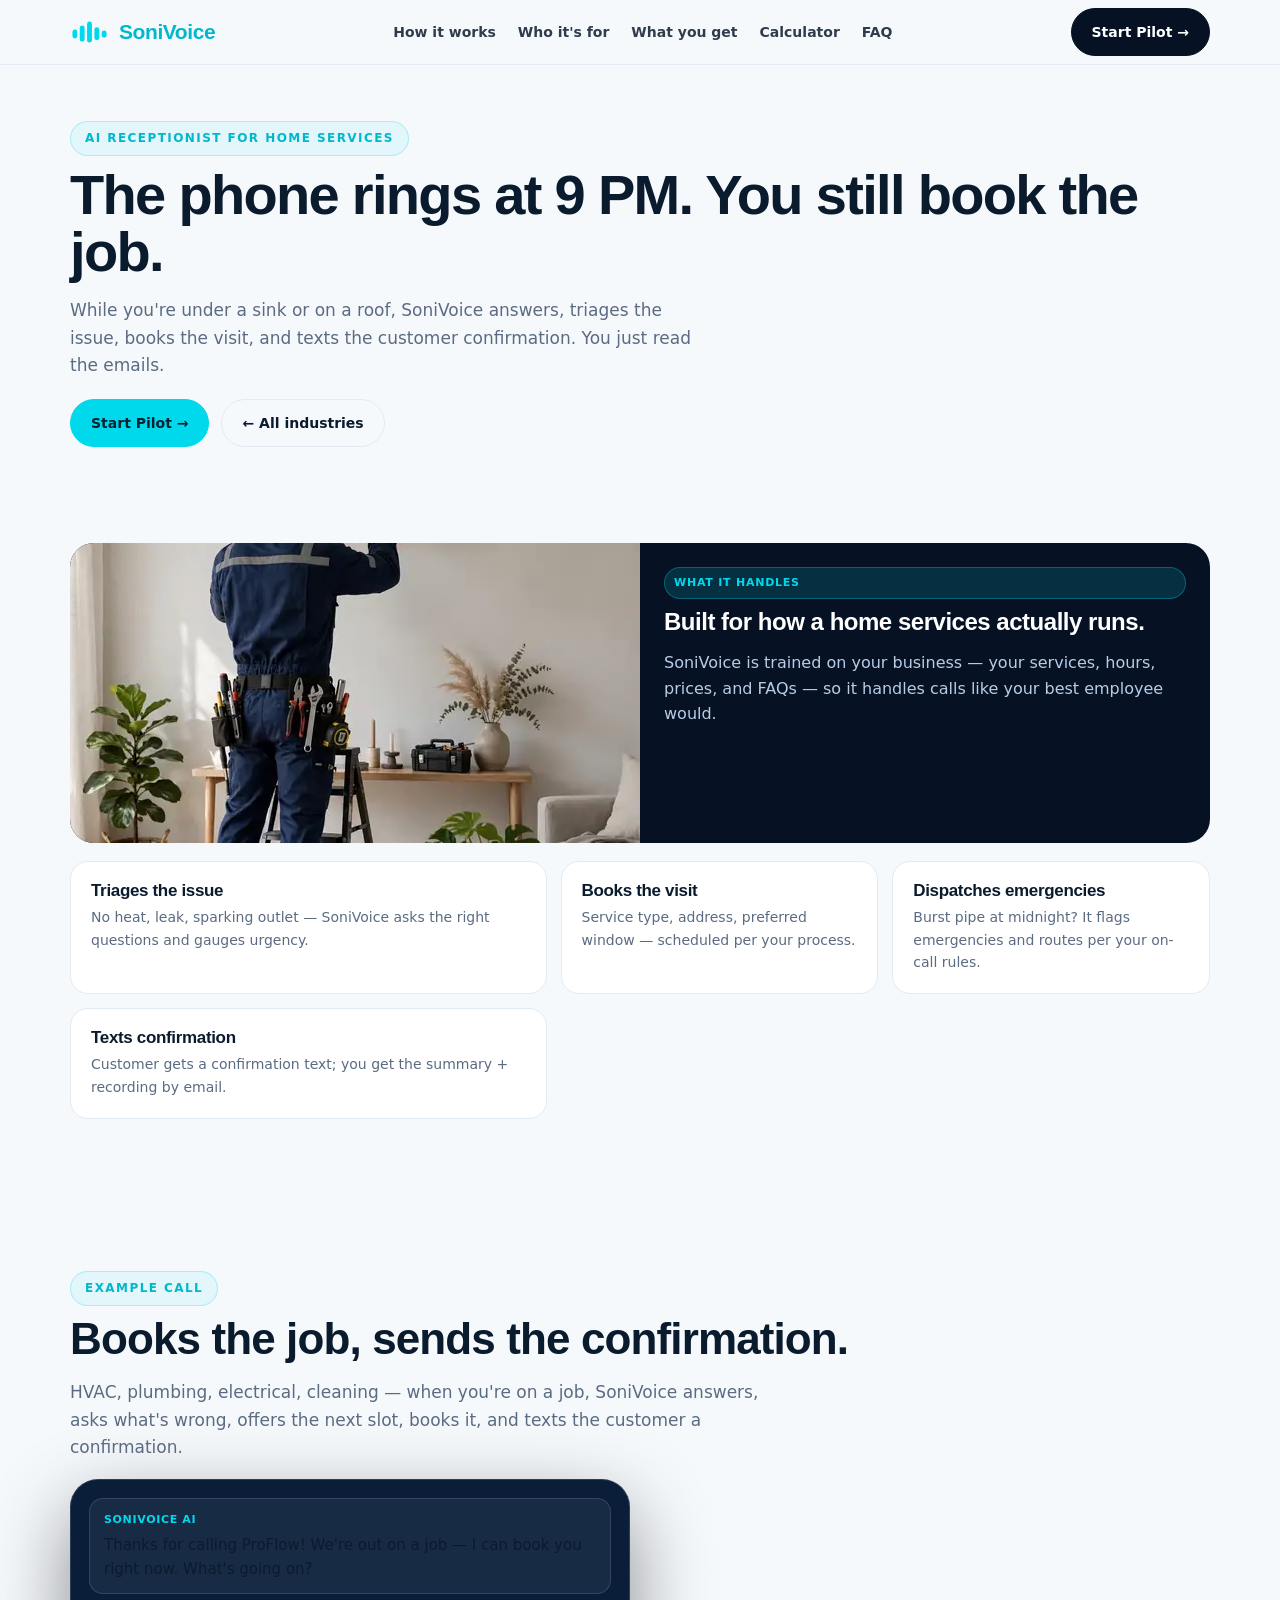
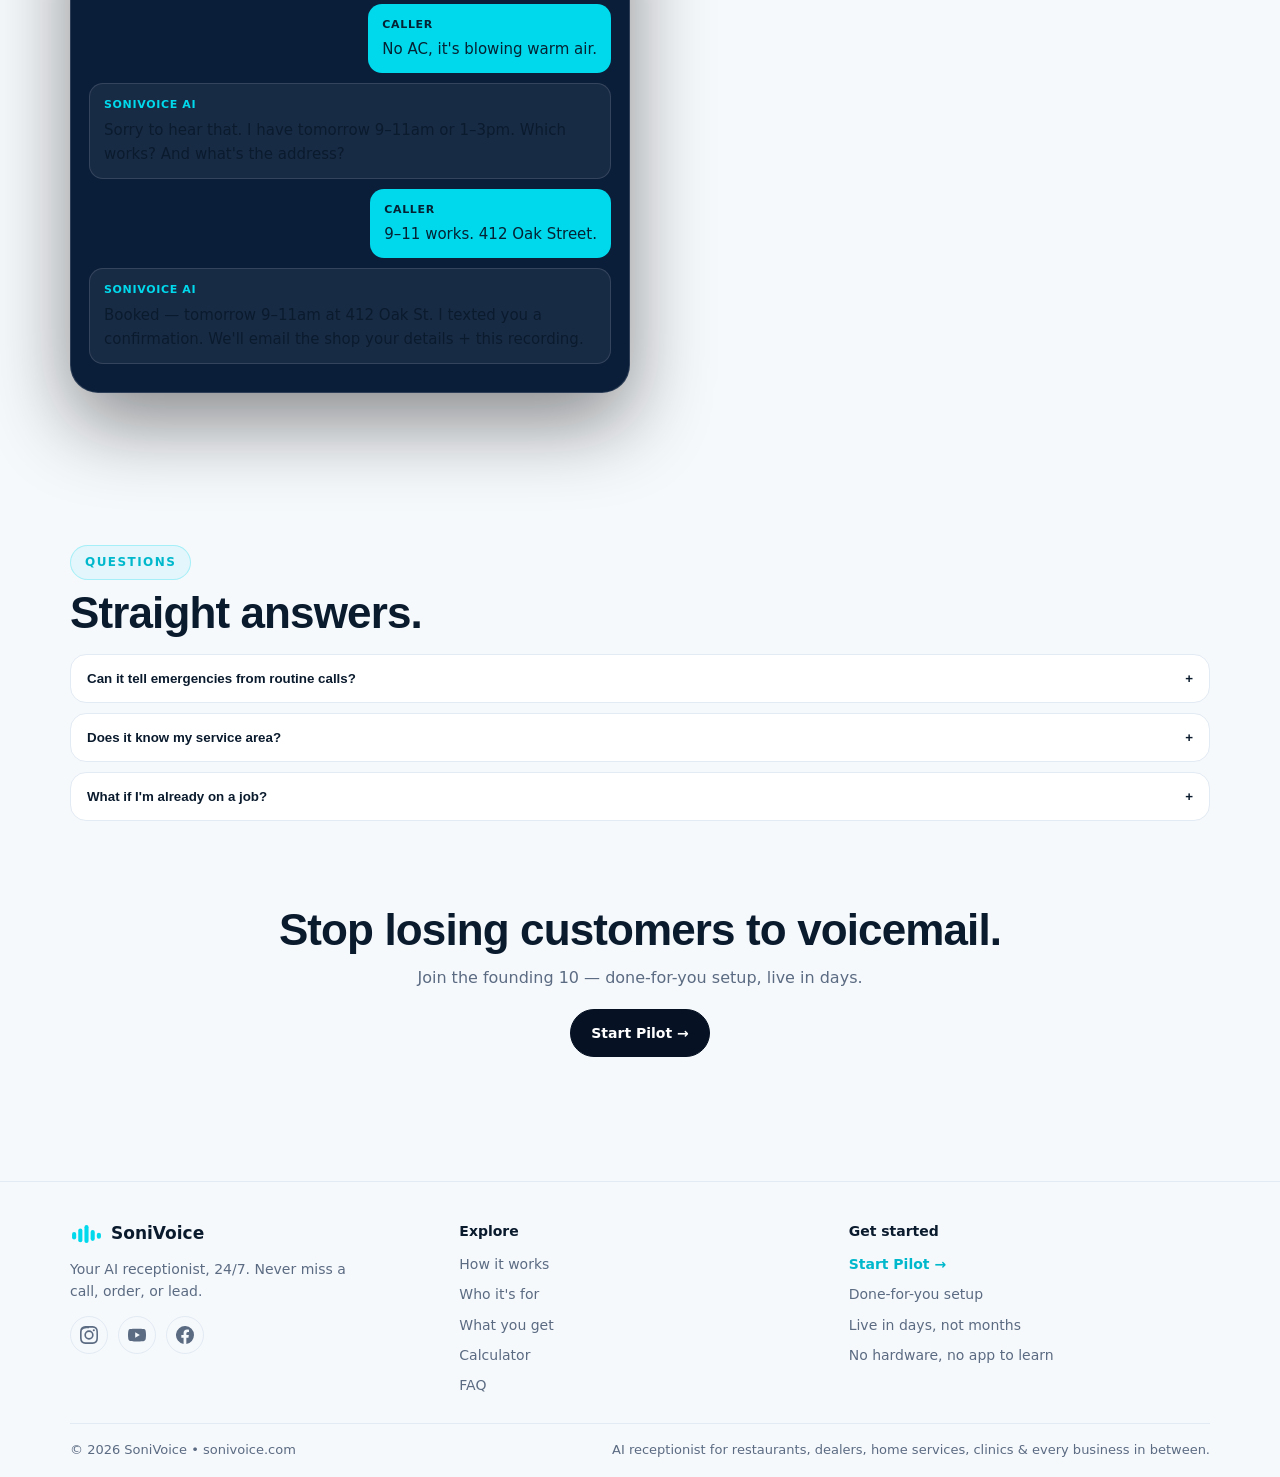
<file: ai-receptionist-for-home-services.html>
<!DOCTYPE html>
<html lang="en">
<head>
<meta charset="utf-8"/>
<link rel="icon" href="assets/favicon.svg" type="image/svg+xml"/>
<meta name="viewport" content="width=device-width,initial-scale=1, viewport-fit=cover"/>
<meta name="color-scheme" content="light dark"/>
<meta name="google-site-verification" content="89ansJGDZWdEIAxgWgZhGA2kCkxrPbd9LaEfotUJ8JE"/>
<title>AI Receptionist for Home Services | Book More Jobs — SoniVoice</title>
<meta name="description" content="SoniVoice answers your HVAC, plumbing, or electrical calls 24/7, triages the issue, books the visit, and texts confirmation. Your AI dispatcher."/>
<meta property="og:type" content="website"/>
<meta property="og:title" content="AI Receptionist for Home Services | Book More Jobs — SoniVoice"/>
<meta property="og:description" content="SoniVoice answers your HVAC, plumbing, or electrical calls 24/7, triages the issue, books the visit, and texts confirmation. Your AI dispatcher."/>
<meta property="og:url" content="https://sonivoice.com/ai-receptionist-for-home-services.html"/>
<meta property="og:image" content="https://sonivoice.com/assets/og-image.png"/>
<meta name="twitter:card" content="summary_large_image"/>
<link rel="stylesheet" href="assets/site.css?v=2"/>
<script defer src="https://cloud.umami.is/script.js" data-website-id="f8ac7274-cbc9-4e1a-92d3-32038831d38e"></script>
<script type="application/ld+json">{"@context": "https://schema.org", "@type": "FAQPage", "mainEntity": [{"@type": "Question", "name": "Can it tell emergencies from routine calls?", "acceptedAnswer": {"@type": "Answer", "text": "Yes \u2014 you define what counts as an emergency, and SoniVoice triages accordingly, escalating per your on-call process."}}, {"@type": "Question", "name": "Does it know my service area?", "acceptedAnswer": {"@type": "Answer", "text": "It's trained on your service area, services, and pricing approach \u2014 it only books what you actually do, where you do it."}}, {"@type": "Question", "name": "What if I'm already on a job?", "acceptedAnswer": {"@type": "Answer", "text": "That's the point \u2014 while you're working, SoniVoice answers, books the next job, and you just read the emails."}}]}</script>
</head>
<body>
<header class="topbar"><div class="wrap topbar-in">
<a class="logo" href="index.html"><svg class="logo-svg" viewBox="0 0 48 32" fill="none" aria-hidden="true"><rect x="3" y="13" width="6" height="11" rx="3" fill="#00D9EC"/><rect x="12" y="8" width="6" height="20" rx="3" fill="#00D9EC"/><rect x="21" y="3" width="6" height="26" rx="3" fill="#00D9EC"/><rect x="30" y="10" width="6" height="16" rx="3" fill="#00D9EC"/><rect x="39" y="14" width="6" height="9" rx="3" fill="#00D9EC"/></svg><span class="logo-text">SoniVoice</span></a>
<nav class="nav"><a href="how-it-works.html">How it works</a><a href="who-its-for.html">Who it's for</a><a href="what-you-get.html">What you get</a><a href="calculator.html">Calculator</a><a href="faq.html">FAQ</a></nav>
<a class="btn btn-primary" href="index.html#apply">Start Pilot &rarr;</a>
</div></header>
<section style="padding-top:56px"><div class="wrap">
<div class="kicker">AI RECEPTIONIST FOR HOME SERVICES</div>
<h1 class="title" style="font-size:clamp(34px,5vw,56px)">The phone rings at 9 PM. You still book the job.</h1>
<p class="sub" style="max-width:640px">While you&#x27;re under a sink or on a roof, SoniVoice answers, triages the issue, books the visit, and texts the customer confirmation. You just read the emails.</p>
<div style="display:flex;gap:12px;flex-wrap:wrap;margin-top:20px">
<a class="btn btn-cyan" href="index.html#apply">Start Pilot &rarr;</a>
<a class="btn btn-ghost" href="who-its-for.html">&larr; All industries</a>
</div>
</div></section>

<section style="padding-top:20px"><div class="wrap">
<div class="demo-box" style="margin-top:0">
<img id="seoImg" src="[data-uri]" alt="HVAC technician at work in a home"/>
<div class="demo-content"><div class="badge">WHAT IT HANDLES</div>
<h3 style="margin:10px 0 8px">Built for how a home services actually runs.</h3>
<p>SoniVoice is trained on your business — your services, hours, prices, and FAQs — so it handles calls like your best employee would.</p>
</div></div>
<div class="features" style="margin-top:18px">
<div class="feature"><h3>Triages the issue</h3><p>No heat, leak, sparking outlet — SoniVoice asks the right questions and gauges urgency.</p></div>
<div class="feature"><h3>Books the visit</h3><p>Service type, address, preferred window — scheduled per your process.</p></div>
<div class="feature"><h3>Dispatches emergencies</h3><p>Burst pipe at midnight? It flags emergencies and routes per your on-call rules.</p></div>
<div class="feature"><h3>Texts confirmation</h3><p>Customer gets a confirmation text; you get the summary + recording by email.</p></div>
</div>
</div></section>

<section><div class="wrap">
<div class="kicker">EXAMPLE CALL</div>
<h2 class="title">Books the job, sends the confirmation.</h2>
<p class="sub">HVAC, plumbing, electrical, cleaning — when you&#x27;re on a job, SoniVoice answers, asks what&#x27;s wrong, offers the next slot, books it, and texts the customer a confirmation.</p>
<div class="phone" style="max-width:560px;margin-top:18px">
<div style="background:rgba(255,255,255,.06);border:1px solid rgba(255,255,255,.12);border-radius:14px;padding:12px 14px;margin-bottom:10px"><div style="font-size:11px;font-weight:800;letter-spacing:.06em;color:var(--cyan);margin-bottom:4px">SONIVOICE AI</div><div style="font-size:15px">Thanks for calling ProFlow! We&#x27;re out on a job — I can book you right now. What&#x27;s going on?</div></div>
<div style="display:flex;justify-content:flex-end;margin-bottom:10px"><div style="background:var(--cyan);color:#042233;border-radius:14px;padding:12px 14px;max-width:80%;font-size:15px"><div style="font-size:11px;font-weight:800;letter-spacing:.06em;margin-bottom:4px">CALLER</div>No AC, it&#x27;s blowing warm air.</div></div>
<div style="background:rgba(255,255,255,.06);border:1px solid rgba(255,255,255,.12);border-radius:14px;padding:12px 14px;margin-bottom:10px"><div style="font-size:11px;font-weight:800;letter-spacing:.06em;color:var(--cyan);margin-bottom:4px">SONIVOICE AI</div><div style="font-size:15px">Sorry to hear that. I have tomorrow 9–11am or 1–3pm. Which works? And what&#x27;s the address?</div></div>
<div style="display:flex;justify-content:flex-end;margin-bottom:10px"><div style="background:var(--cyan);color:#042233;border-radius:14px;padding:12px 14px;max-width:80%;font-size:15px"><div style="font-size:11px;font-weight:800;letter-spacing:.06em;margin-bottom:4px">CALLER</div>9–11 works. 412 Oak Street.</div></div>
<div style="background:rgba(255,255,255,.06);border:1px solid rgba(255,255,255,.12);border-radius:14px;padding:12px 14px;margin-bottom:10px"><div style="font-size:11px;font-weight:800;letter-spacing:.06em;color:var(--cyan);margin-bottom:4px">SONIVOICE AI</div><div style="font-size:15px">Booked — tomorrow 9–11am at 412 Oak St. I texted you a confirmation. We&#x27;ll email the shop your details + this recording.</div></div>
</div>
</div></section>

<section><div class="wrap">
<div class="kicker">QUESTIONS</div>
<h2 class="title">Straight answers.</h2>
<div class="faq" style="margin-top:18px">
<div class="faq-item"><button>Can it tell emergencies from routine calls? <span>+</span></button><div>Yes — you define what counts as an emergency, and SoniVoice triages accordingly, escalating per your on-call process.</div></div>
<div class="faq-item"><button>Does it know my service area? <span>+</span></button><div>It&#x27;s trained on your service area, services, and pricing approach — it only books what you actually do, where you do it.</div></div>
<div class="faq-item"><button>What if I&#x27;m already on a job? <span>+</span></button><div>That&#x27;s the point — while you&#x27;re working, SoniVoice answers, books the next job, and you just read the emails.</div></div>
</div>
</div></section>

<section style="padding-top:0"><div class="wrap" style="text-align:center">
<h2 class="title">Stop losing customers to voicemail.</h2>
<p style="color:var(--muted);max-width:560px;margin:0 auto 18px">Join the founding 10 — done-for-you setup, live in days.</p>
<a class="btn btn-primary" href="index.html#apply">Start Pilot &rarr;</a>
</div></section>

<footer style="border-top:1px solid var(--line);margin-top:48px"><div class="wrap">
<div style="display:grid;grid-template-columns:repeat(auto-fit,minmax(220px,1fr));gap:28px;padding:38px 0 26px">
<div>
<div style="display:flex;align-items:center;gap:8px;margin-bottom:10px"><svg class="logo-svg" viewBox="0 0 48 32" fill="none" aria-hidden="true" style="height:22px"><rect x="3" y="13" width="6" height="11" rx="3" fill="#00D9EC"/><rect x="12" y="8" width="6" height="20" rx="3" fill="#00D9EC"/><rect x="21" y="3" width="6" height="26" rx="3" fill="#00D9EC"/><rect x="30" y="10" width="6" height="16" rx="3" fill="#00D9EC"/><rect x="39" y="14" width="6" height="9" rx="3" fill="#00D9EC"/></svg><span style="font-weight:800;font-size:17px">SoniVoice</span></div>
<p style="color:var(--muted);font-size:14px;margin:0;max-width:280px">Your AI receptionist, 24/7. Never miss a call, order, or lead.</p><div style="display:flex;gap:10px;margin-top:14px"><a class="soc" href="https://www.instagram.com/sonivoice247/" target="_blank" rel="noopener" aria-label="SoniVoice on Instagram"><svg viewBox="0 0 24 24" aria-hidden="true"><path d="M12 2.2c3.2 0 3.6 0 4.9.1 3.3.1 4.8 1.7 4.9 4.9.1 1.3.1 1.6.1 4.8s0 3.6-.1 4.8c-.1 3.2-1.7 4.8-4.9 4.9-1.3.1-1.6.1-4.9.1-3.2 0-3.6 0-4.8-.1-3.3-.1-4.8-1.7-4.9-4.9-.1-1.3-.1-1.6-.1-4.8s0-3.6.1-4.8C2.4 4.9 4 3.3 7.2 3.2c1.2-.1 1.6-.1 4.8-.1zM12 0C8.7 0 8.3 0 7.1.1 2.7.3.3 2.7.1 7.1 0 8.3 0 8.7 0 12s0 3.7.1 4.9c.2 4.4 2.6 6.8 7 7 1.2.1 1.6.1 4.9.1s3.7 0 4.9-.1c4.4-.2 6.8-2.6 7-7 .1-1.2.1-1.6.1-4.9s0-3.7-.1-4.9c-.2-4.4-2.6-6.8-7-7C15.7 0 15.3 0 12 0zm0 5.8A6.2 6.2 0 1 0 18.2 12 6.2 6.2 0 0 0 12 5.8zm0 10.2A4 4 0 1 1 16 12a4 4 0 0 1-4 4zm6.4-11.8a1.4 1.4 0 1 1-1.4 1.4 1.4 1.4 0 0 1 1.4-1.4z"/></svg></a><a class="soc" href="https://www.youtube.com/@SoniVoice247" target="_blank" rel="noopener" aria-label="SoniVoice on YouTube"><svg viewBox="0 0 24 24" aria-hidden="true"><path d="M23.5 6.2a3 3 0 0 0-2.1-2.1C19.5 3.5 12 3.5 12 3.5s-7.5 0-9.4.6A3 3 0 0 0 .5 6.2 31.3 31.3 0 0 0 0 12a31.3 31.3 0 0 0 .5 5.8 3 3 0 0 0 2.1 2.1c1.9.6 9.4.6 9.4.6s7.5 0 9.4-.6a3 3 0 0 0 2.1-2.1A31.3 31.3 0 0 0 24 12a31.3 31.3 0 0 0-.5-5.8zM9.6 15.6V8.4L15.8 12z"/></svg></a><a class="soc" href="https://www.facebook.com/p/Soni-Voice-61595010433799/" target="_blank" rel="noopener" aria-label="SoniVoice on Facebook"><svg viewBox="0 0 24 24" aria-hidden="true"><path d="M24 12a12 12 0 1 0-13.9 11.9v-8.4h-3v-3.5h3V9.4c0-3 1.8-4.7 4.5-4.7 1.3 0 2.7.2 2.7.2v3h-1.5c-1.5 0-2 1-2 1.9V12h3.3l-.5 3.5h-2.8v8.4A12 12 0 0 0 24 12z"/></svg></a></div>
</div>
<div>
<div style="font-weight:800;font-size:14px;margin-bottom:10px">Explore</div>
<div style="display:grid;gap:8px;font-size:14px;color:var(--muted)">
<a href="how-it-works.html">How it works</a><a href="who-its-for.html">Who it's for</a><a href="what-you-get.html">What you get</a><a href="calculator.html">Calculator</a><a href="faq.html">FAQ</a>
</div>
</div>
<div>
<div style="font-weight:800;font-size:14px;margin-bottom:10px">Get started</div>
<div style="display:grid;gap:8px;font-size:14px;color:var(--muted)">
<a href="index.html#apply" style="color:var(--cyan2);font-weight:700">Start Pilot &rarr;</a>
<span>Done-for-you setup</span><span>Live in days, not months</span><span>No hardware, no app to learn</span>
</div>
</div>
</div>
<div style="border-top:1px solid var(--line);padding:16px 0;display:flex;justify-content:space-between;gap:10px;flex-wrap:wrap;color:var(--muted);font-size:13px">
<span>&copy; 2026 SoniVoice &bull; sonivoice.com</span>
<span>AI receptionist for restaurants, dealers, home services, clinics &amp; every business in between.</span>
</div>
</div></footer>
<script defer src="assets/images-4.js"></script>
<script defer src="assets/site.js?v=2"></script>
<script>
window.addEventListener('DOMContentLoaded',function(){
  var im=window.SONIVOICE_IMAGES&&window.SONIVOICE_IMAGES['assets/img-4.webp'];
  if(im){document.getElementById('seoImg').src=im;}
});
</script>
</body></html>
</file>
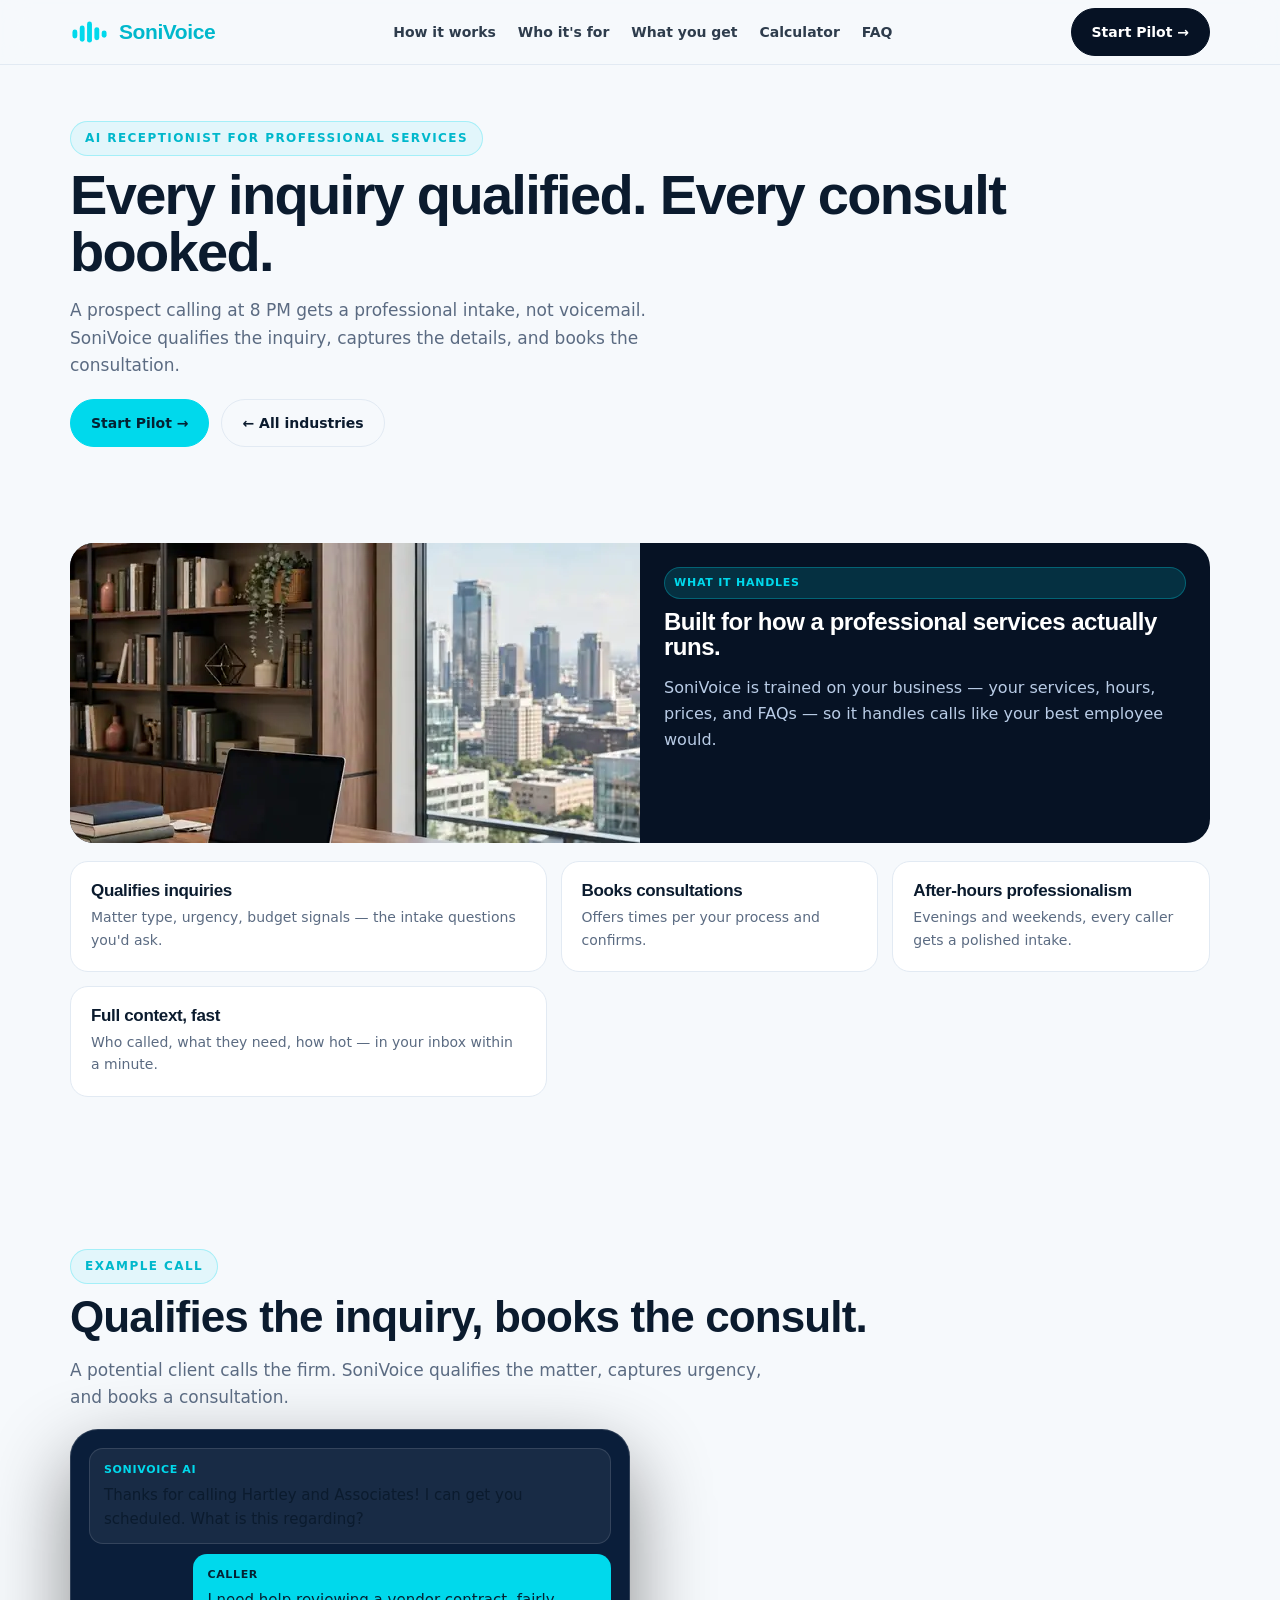
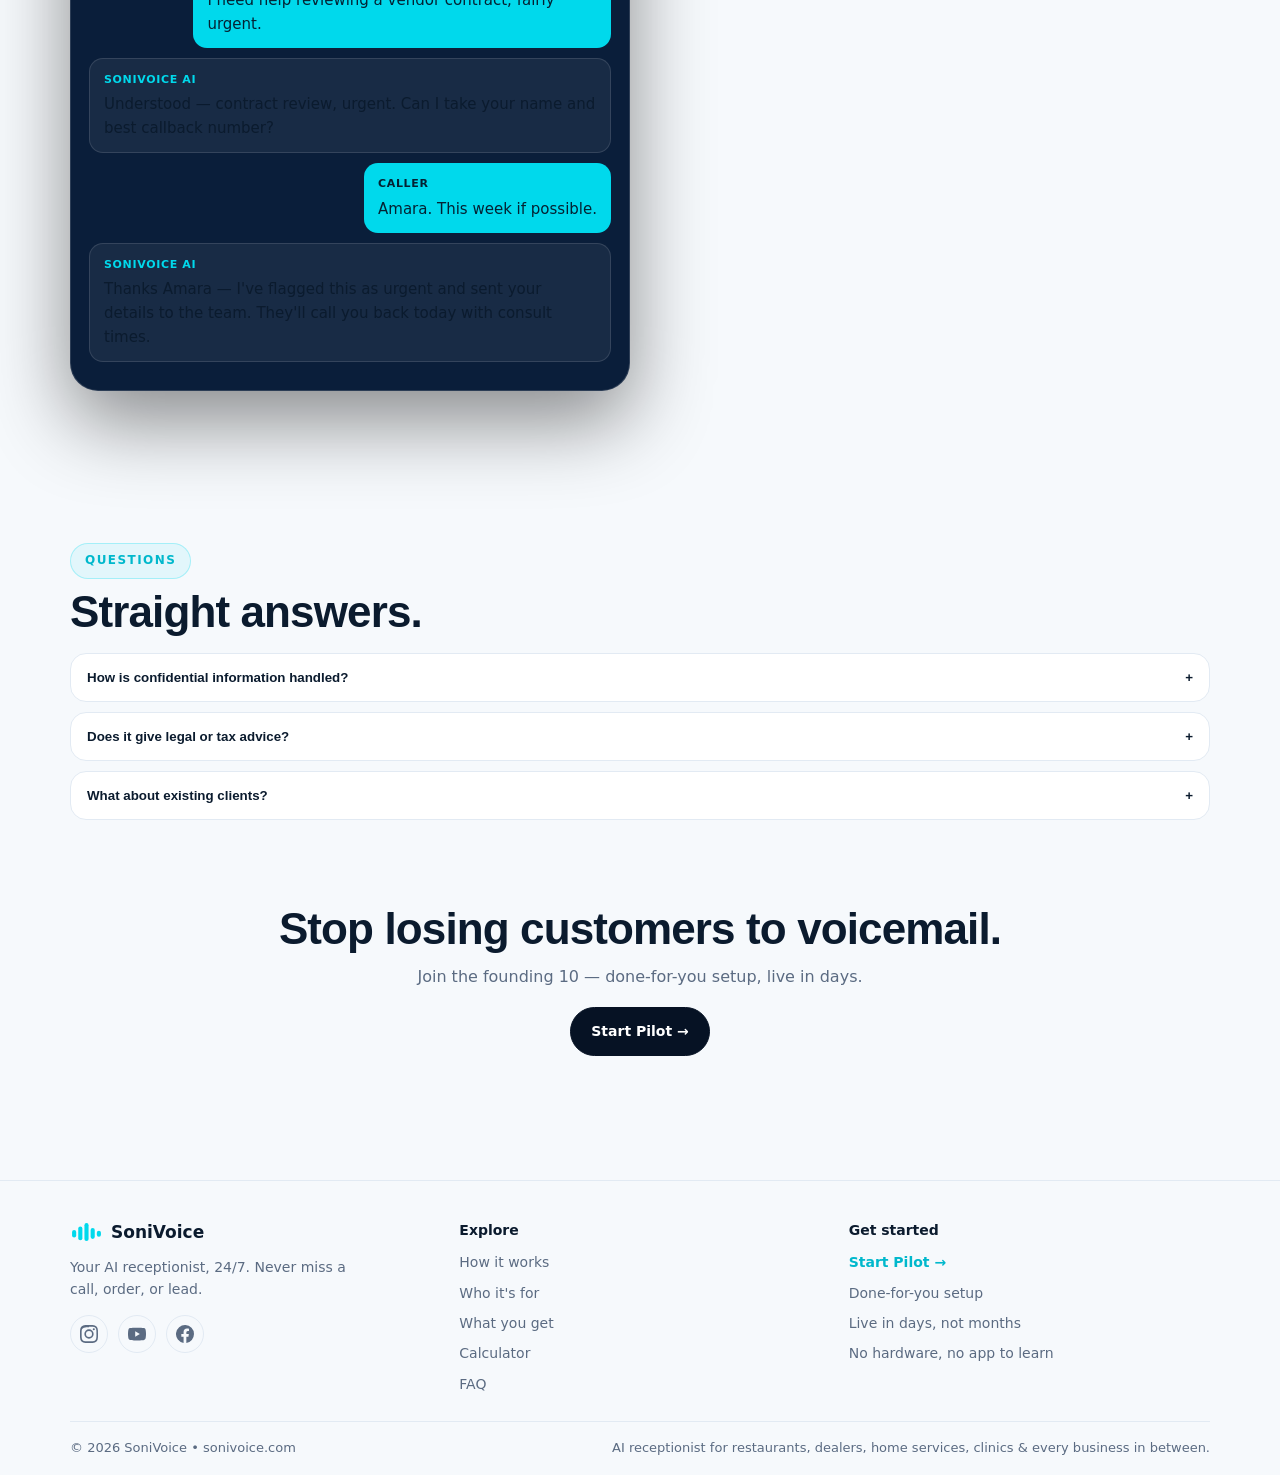
<file: ai-receptionist-for-professional-services.html>
<!DOCTYPE html>
<html lang="en">
<head>
<meta charset="utf-8"/>
<link rel="icon" href="assets/favicon.svg" type="image/svg+xml"/>
<meta name="viewport" content="width=device-width,initial-scale=1, viewport-fit=cover"/>
<meta name="color-scheme" content="light dark"/>
<meta name="google-site-verification" content="89ansJGDZWdEIAxgWgZhGA2kCkxrPbd9LaEfotUJ8JE"/>
<title>AI Receptionist for Professional Services | Qualify Every Inquiry — SoniVoice</title>
<meta name="description" content="SoniVoice answers calls for law firms, accountants, and agencies 24/7: qualifies the inquiry, captures the details, and books consultations."/>
<meta property="og:type" content="website"/>
<meta property="og:title" content="AI Receptionist for Professional Services | Qualify Every Inquiry — SoniVoice"/>
<meta property="og:description" content="SoniVoice answers calls for law firms, accountants, and agencies 24/7: qualifies the inquiry, captures the details, and books consultations."/>
<meta property="og:url" content="https://sonivoice.com/ai-receptionist-for-professional-services.html"/>
<meta property="og:image" content="https://sonivoice.com/assets/og-image.png"/>
<meta name="twitter:card" content="summary_large_image"/>
<link rel="stylesheet" href="assets/site.css?v=2"/>
<script defer src="https://cloud.umami.is/script.js" data-website-id="f8ac7274-cbc9-4e1a-92d3-32038831d38e"></script>
<script type="application/ld+json">{"@context": "https://schema.org", "@type": "FAQPage", "mainEntity": [{"@type": "Question", "name": "How is confidential information handled?", "acceptedAnswer": {"@type": "Answer", "text": "Call handling follows strict data practices \u2014 we'll walk through exactly how information is stored and protected during setup."}}, {"@type": "Question", "name": "Does it give legal or tax advice?", "acceptedAnswer": {"@type": "Answer", "text": "Never \u2014 it qualifies and books. It answers only from your approved FAQs and routes everything else to you."}}, {"@type": "Question", "name": "What about existing clients?", "acceptedAnswer": {"@type": "Answer", "text": "It recognizes the difference \u2014 existing clients get routed per your process, new inquiries get qualified."}}]}</script>
</head>
<body>
<header class="topbar"><div class="wrap topbar-in">
<a class="logo" href="index.html"><svg class="logo-svg" viewBox="0 0 48 32" fill="none" aria-hidden="true"><rect x="3" y="13" width="6" height="11" rx="3" fill="#00D9EC"/><rect x="12" y="8" width="6" height="20" rx="3" fill="#00D9EC"/><rect x="21" y="3" width="6" height="26" rx="3" fill="#00D9EC"/><rect x="30" y="10" width="6" height="16" rx="3" fill="#00D9EC"/><rect x="39" y="14" width="6" height="9" rx="3" fill="#00D9EC"/></svg><span class="logo-text">SoniVoice</span></a>
<nav class="nav"><a href="how-it-works.html">How it works</a><a href="who-its-for.html">Who it's for</a><a href="what-you-get.html">What you get</a><a href="calculator.html">Calculator</a><a href="faq.html">FAQ</a></nav>
<a class="btn btn-primary" href="index.html#apply">Start Pilot &rarr;</a>
</div></header>
<section style="padding-top:56px"><div class="wrap">
<div class="kicker">AI RECEPTIONIST FOR PROFESSIONAL SERVICES</div>
<h1 class="title" style="font-size:clamp(34px,5vw,56px)">Every inquiry qualified. Every consult booked.</h1>
<p class="sub" style="max-width:640px">A prospect calling at 8 PM gets a professional intake, not voicemail. SoniVoice qualifies the inquiry, captures the details, and books the consultation.</p>
<div style="display:flex;gap:12px;flex-wrap:wrap;margin-top:20px">
<a class="btn btn-cyan" href="index.html#apply">Start Pilot &rarr;</a>
<a class="btn btn-ghost" href="who-its-for.html">&larr; All industries</a>
</div>
</div></section>

<section style="padding-top:20px"><div class="wrap">
<div class="demo-box" style="margin-top:0">
<img id="seoImg" src="[data-uri]" alt="Professional office interior"/>
<div class="demo-content"><div class="badge">WHAT IT HANDLES</div>
<h3 style="margin:10px 0 8px">Built for how a professional services actually runs.</h3>
<p>SoniVoice is trained on your business — your services, hours, prices, and FAQs — so it handles calls like your best employee would.</p>
</div></div>
<div class="features" style="margin-top:18px">
<div class="feature"><h3>Qualifies inquiries</h3><p>Matter type, urgency, budget signals — the intake questions you&#x27;d ask.</p></div>
<div class="feature"><h3>Books consultations</h3><p>Offers times per your process and confirms.</p></div>
<div class="feature"><h3>After-hours professionalism</h3><p>Evenings and weekends, every caller gets a polished intake.</p></div>
<div class="feature"><h3>Full context, fast</h3><p>Who called, what they need, how hot — in your inbox within a minute.</p></div>
</div>
</div></section>

<section><div class="wrap">
<div class="kicker">EXAMPLE CALL</div>
<h2 class="title">Qualifies the inquiry, books the consult.</h2>
<p class="sub">A potential client calls the firm. SoniVoice qualifies the matter, captures urgency, and books a consultation.</p>
<div class="phone" style="max-width:560px;margin-top:18px">
<div style="background:rgba(255,255,255,.06);border:1px solid rgba(255,255,255,.12);border-radius:14px;padding:12px 14px;margin-bottom:10px"><div style="font-size:11px;font-weight:800;letter-spacing:.06em;color:var(--cyan);margin-bottom:4px">SONIVOICE AI</div><div style="font-size:15px">Thanks for calling Hartley and Associates! I can get you scheduled. What is this regarding?</div></div>
<div style="display:flex;justify-content:flex-end;margin-bottom:10px"><div style="background:var(--cyan);color:#042233;border-radius:14px;padding:12px 14px;max-width:80%;font-size:15px"><div style="font-size:11px;font-weight:800;letter-spacing:.06em;margin-bottom:4px">CALLER</div>I need help reviewing a vendor contract, fairly urgent.</div></div>
<div style="background:rgba(255,255,255,.06);border:1px solid rgba(255,255,255,.12);border-radius:14px;padding:12px 14px;margin-bottom:10px"><div style="font-size:11px;font-weight:800;letter-spacing:.06em;color:var(--cyan);margin-bottom:4px">SONIVOICE AI</div><div style="font-size:15px">Understood — contract review, urgent. Can I take your name and best callback number?</div></div>
<div style="display:flex;justify-content:flex-end;margin-bottom:10px"><div style="background:var(--cyan);color:#042233;border-radius:14px;padding:12px 14px;max-width:80%;font-size:15px"><div style="font-size:11px;font-weight:800;letter-spacing:.06em;margin-bottom:4px">CALLER</div>Amara. This week if possible.</div></div>
<div style="background:rgba(255,255,255,.06);border:1px solid rgba(255,255,255,.12);border-radius:14px;padding:12px 14px;margin-bottom:10px"><div style="font-size:11px;font-weight:800;letter-spacing:.06em;color:var(--cyan);margin-bottom:4px">SONIVOICE AI</div><div style="font-size:15px">Thanks Amara — I&#x27;ve flagged this as urgent and sent your details to the team. They&#x27;ll call you back today with consult times.</div></div>
</div>
</div></section>

<section><div class="wrap">
<div class="kicker">QUESTIONS</div>
<h2 class="title">Straight answers.</h2>
<div class="faq" style="margin-top:18px">
<div class="faq-item"><button>How is confidential information handled? <span>+</span></button><div>Call handling follows strict data practices — we&#x27;ll walk through exactly how information is stored and protected during setup.</div></div>
<div class="faq-item"><button>Does it give legal or tax advice? <span>+</span></button><div>Never — it qualifies and books. It answers only from your approved FAQs and routes everything else to you.</div></div>
<div class="faq-item"><button>What about existing clients? <span>+</span></button><div>It recognizes the difference — existing clients get routed per your process, new inquiries get qualified.</div></div>
</div>
</div></section>

<section style="padding-top:0"><div class="wrap" style="text-align:center">
<h2 class="title">Stop losing customers to voicemail.</h2>
<p style="color:var(--muted);max-width:560px;margin:0 auto 18px">Join the founding 10 — done-for-you setup, live in days.</p>
<a class="btn btn-primary" href="index.html#apply">Start Pilot &rarr;</a>
</div></section>

<footer style="border-top:1px solid var(--line);margin-top:48px"><div class="wrap">
<div style="display:grid;grid-template-columns:repeat(auto-fit,minmax(220px,1fr));gap:28px;padding:38px 0 26px">
<div>
<div style="display:flex;align-items:center;gap:8px;margin-bottom:10px"><svg class="logo-svg" viewBox="0 0 48 32" fill="none" aria-hidden="true" style="height:22px"><rect x="3" y="13" width="6" height="11" rx="3" fill="#00D9EC"/><rect x="12" y="8" width="6" height="20" rx="3" fill="#00D9EC"/><rect x="21" y="3" width="6" height="26" rx="3" fill="#00D9EC"/><rect x="30" y="10" width="6" height="16" rx="3" fill="#00D9EC"/><rect x="39" y="14" width="6" height="9" rx="3" fill="#00D9EC"/></svg><span style="font-weight:800;font-size:17px">SoniVoice</span></div>
<p style="color:var(--muted);font-size:14px;margin:0;max-width:280px">Your AI receptionist, 24/7. Never miss a call, order, or lead.</p><div style="display:flex;gap:10px;margin-top:14px"><a class="soc" href="https://www.instagram.com/sonivoice247/" target="_blank" rel="noopener" aria-label="SoniVoice on Instagram"><svg viewBox="0 0 24 24" aria-hidden="true"><path d="M12 2.2c3.2 0 3.6 0 4.9.1 3.3.1 4.8 1.7 4.9 4.9.1 1.3.1 1.6.1 4.8s0 3.6-.1 4.8c-.1 3.2-1.7 4.8-4.9 4.9-1.3.1-1.6.1-4.9.1-3.2 0-3.6 0-4.8-.1-3.3-.1-4.8-1.7-4.9-4.9-.1-1.3-.1-1.6-.1-4.8s0-3.6.1-4.8C2.4 4.9 4 3.3 7.2 3.2c1.2-.1 1.6-.1 4.8-.1zM12 0C8.7 0 8.3 0 7.1.1 2.7.3.3 2.7.1 7.1 0 8.3 0 8.7 0 12s0 3.7.1 4.9c.2 4.4 2.6 6.8 7 7 1.2.1 1.6.1 4.9.1s3.7 0 4.9-.1c4.4-.2 6.8-2.6 7-7 .1-1.2.1-1.6.1-4.9s0-3.7-.1-4.9c-.2-4.4-2.6-6.8-7-7C15.7 0 15.3 0 12 0zm0 5.8A6.2 6.2 0 1 0 18.2 12 6.2 6.2 0 0 0 12 5.8zm0 10.2A4 4 0 1 1 16 12a4 4 0 0 1-4 4zm6.4-11.8a1.4 1.4 0 1 1-1.4 1.4 1.4 1.4 0 0 1 1.4-1.4z"/></svg></a><a class="soc" href="https://www.youtube.com/@SoniVoice247" target="_blank" rel="noopener" aria-label="SoniVoice on YouTube"><svg viewBox="0 0 24 24" aria-hidden="true"><path d="M23.5 6.2a3 3 0 0 0-2.1-2.1C19.5 3.5 12 3.5 12 3.5s-7.5 0-9.4.6A3 3 0 0 0 .5 6.2 31.3 31.3 0 0 0 0 12a31.3 31.3 0 0 0 .5 5.8 3 3 0 0 0 2.1 2.1c1.9.6 9.4.6 9.4.6s7.5 0 9.4-.6a3 3 0 0 0 2.1-2.1A31.3 31.3 0 0 0 24 12a31.3 31.3 0 0 0-.5-5.8zM9.6 15.6V8.4L15.8 12z"/></svg></a><a class="soc" href="https://www.facebook.com/p/Soni-Voice-61595010433799/" target="_blank" rel="noopener" aria-label="SoniVoice on Facebook"><svg viewBox="0 0 24 24" aria-hidden="true"><path d="M24 12a12 12 0 1 0-13.9 11.9v-8.4h-3v-3.5h3V9.4c0-3 1.8-4.7 4.5-4.7 1.3 0 2.7.2 2.7.2v3h-1.5c-1.5 0-2 1-2 1.9V12h3.3l-.5 3.5h-2.8v8.4A12 12 0 0 0 24 12z"/></svg></a></div>
</div>
<div>
<div style="font-weight:800;font-size:14px;margin-bottom:10px">Explore</div>
<div style="display:grid;gap:8px;font-size:14px;color:var(--muted)">
<a href="how-it-works.html">How it works</a><a href="who-its-for.html">Who it's for</a><a href="what-you-get.html">What you get</a><a href="calculator.html">Calculator</a><a href="faq.html">FAQ</a>
</div>
</div>
<div>
<div style="font-weight:800;font-size:14px;margin-bottom:10px">Get started</div>
<div style="display:grid;gap:8px;font-size:14px;color:var(--muted)">
<a href="index.html#apply" style="color:var(--cyan2);font-weight:700">Start Pilot &rarr;</a>
<span>Done-for-you setup</span><span>Live in days, not months</span><span>No hardware, no app to learn</span>
</div>
</div>
</div>
<div style="border-top:1px solid var(--line);padding:16px 0;display:flex;justify-content:space-between;gap:10px;flex-wrap:wrap;color:var(--muted);font-size:13px">
<span>&copy; 2026 SoniVoice &bull; sonivoice.com</span>
<span>AI receptionist for restaurants, dealers, home services, clinics &amp; every business in between.</span>
</div>
</div></footer>
<script defer src="assets/images-6.js"></script>
<script defer src="assets/site.js?v=2"></script>
<script>
window.addEventListener('DOMContentLoaded',function(){
  var im=window.SONIVOICE_IMAGES&&window.SONIVOICE_IMAGES['assets/img-9.webp'];
  if(im){document.getElementById('seoImg').src=im;}
});
</script>
</body></html>
</file>
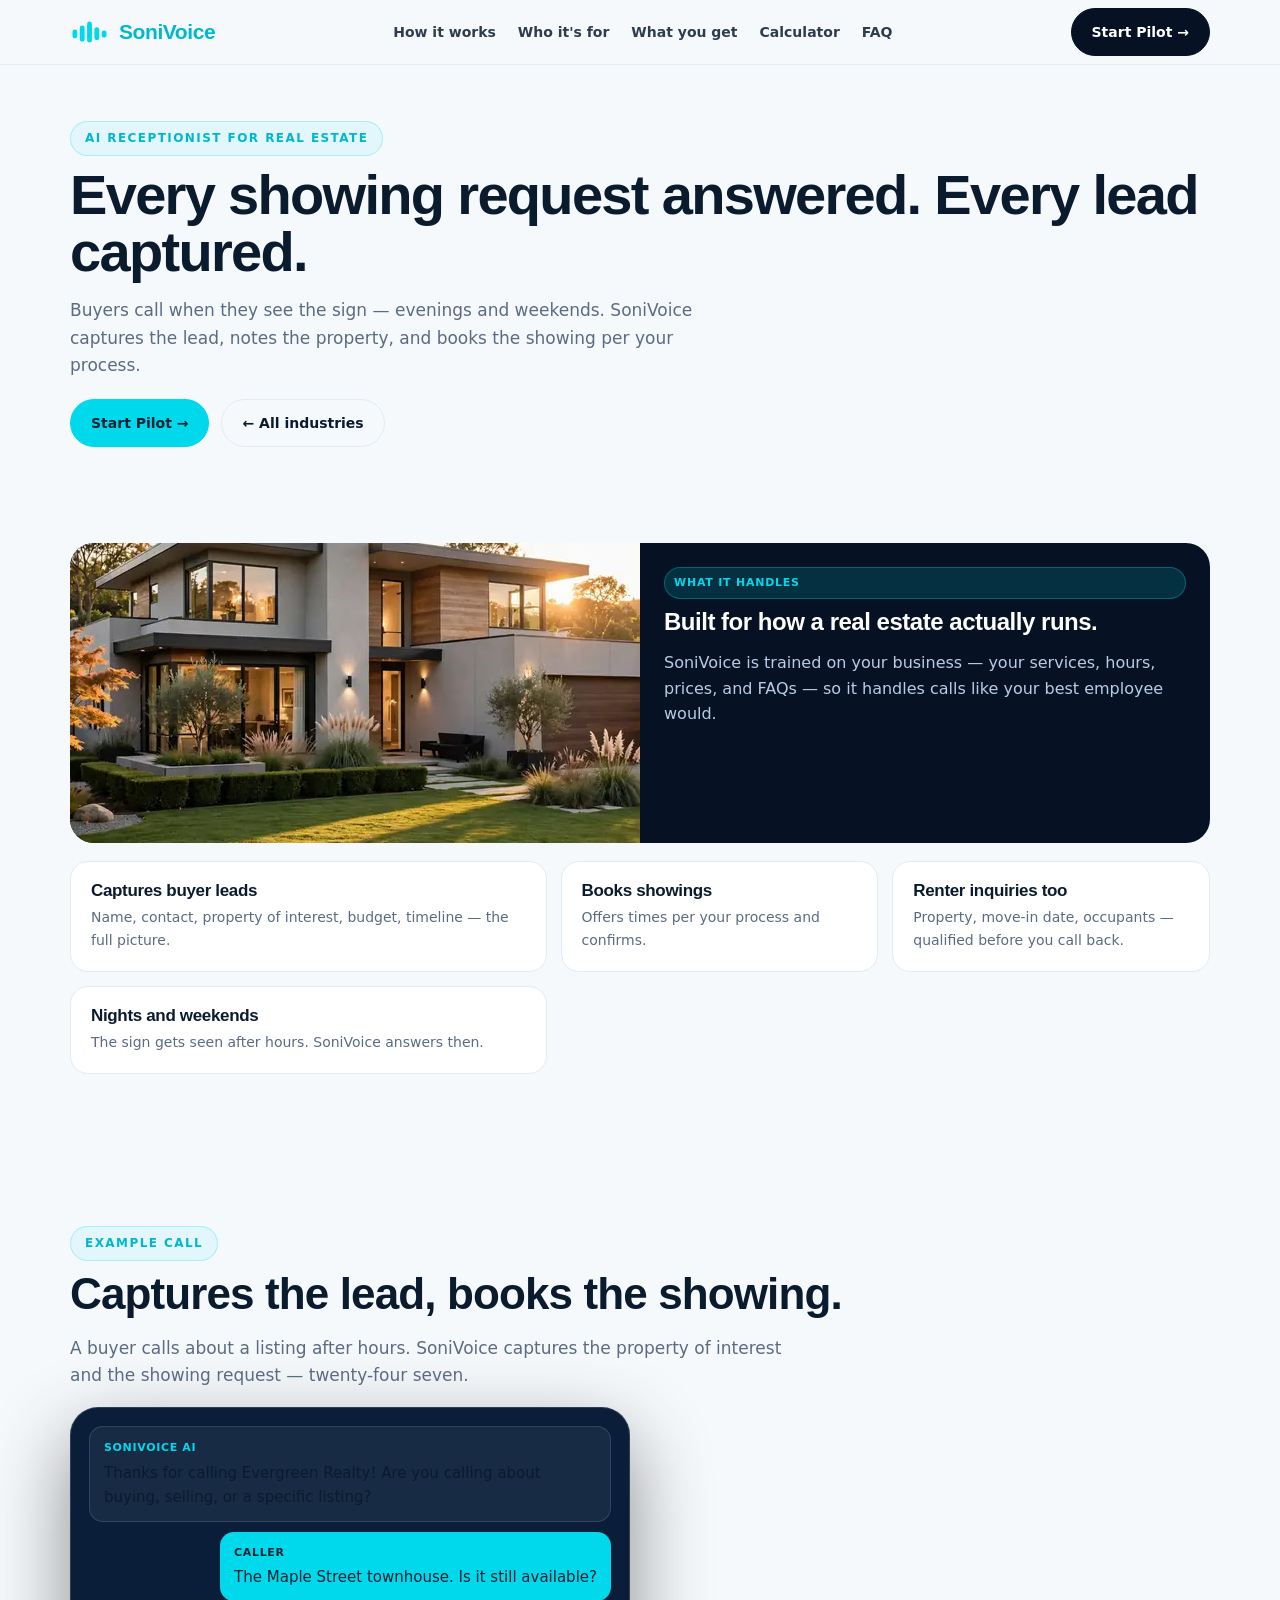
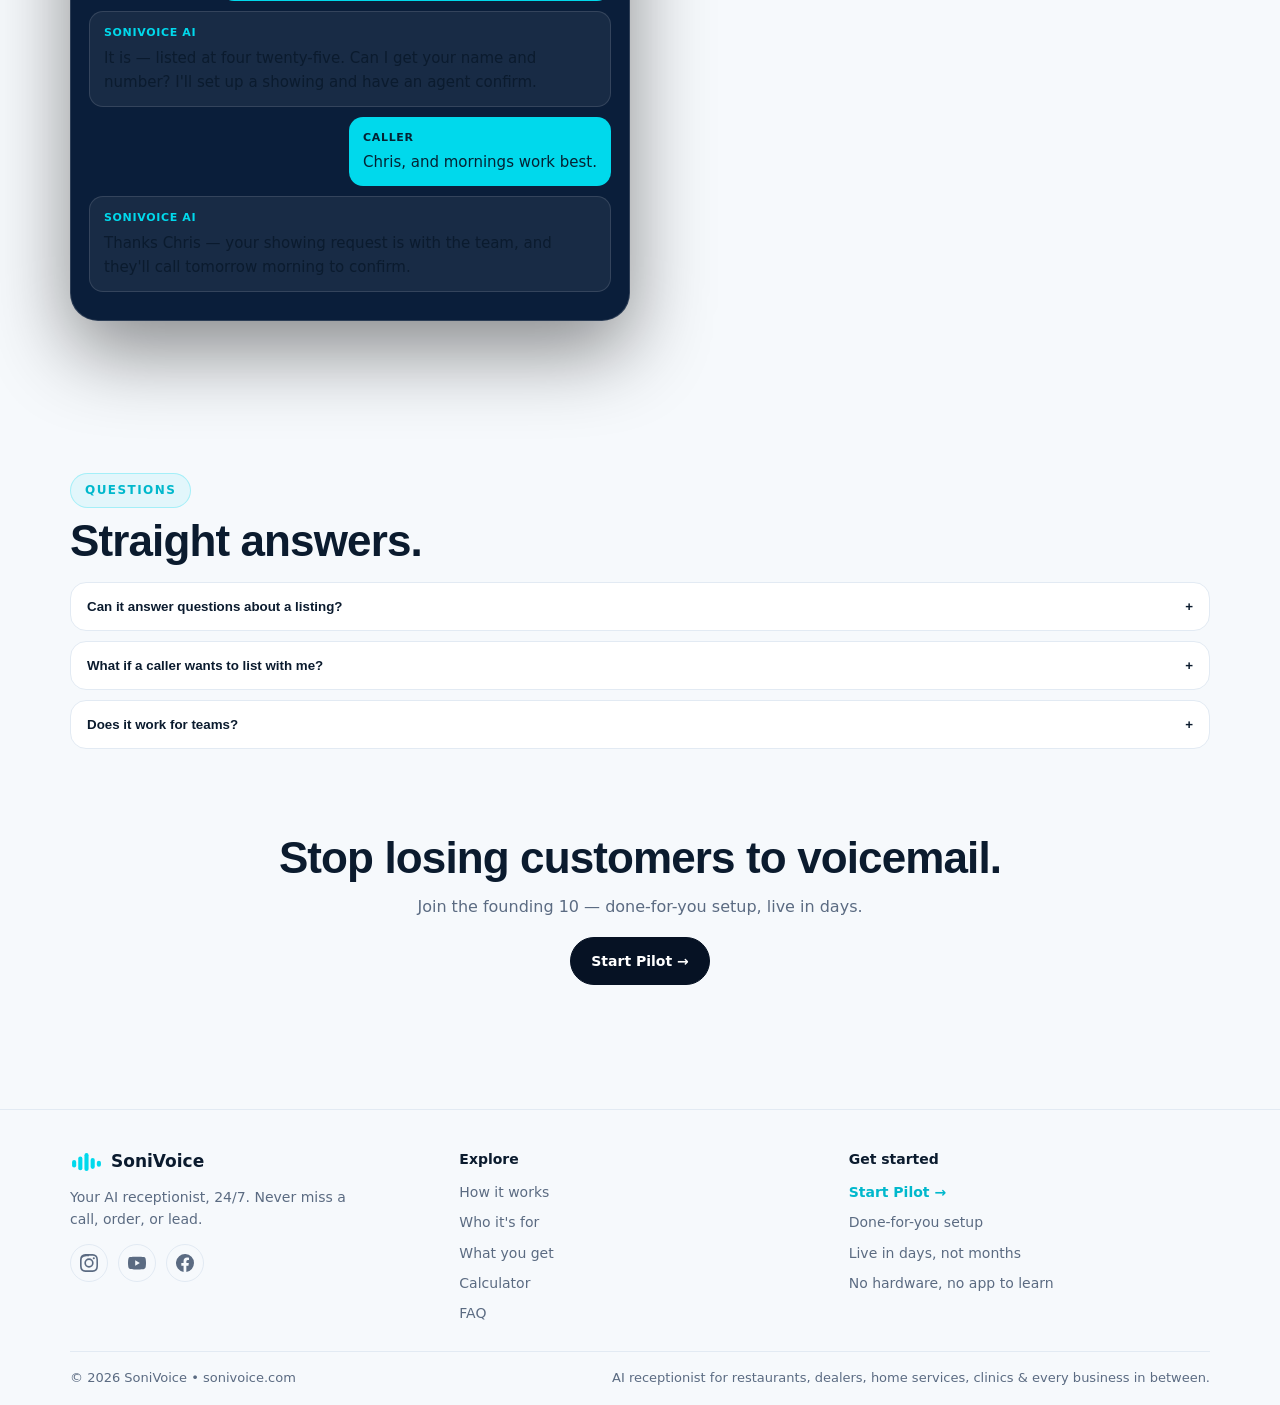
<file: ai-receptionist-for-real-estate.html>
<!DOCTYPE html>
<html lang="en">
<head>
<meta charset="utf-8"/>
<link rel="icon" href="assets/favicon.svg" type="image/svg+xml"/>
<meta name="viewport" content="width=device-width,initial-scale=1, viewport-fit=cover"/>
<meta name="color-scheme" content="light dark"/>
<meta name="google-site-verification" content="89ansJGDZWdEIAxgWgZhGA2kCkxrPbd9LaEfotUJ8JE"/>
<title>AI Receptionist for Real Estate | Capture Every Lead — SoniVoice</title>
<meta name="description" content="SoniVoice answers your real estate calls 24/7: captures buyer and renter leads, notes the property of interest, and books showings. Never lose a lead to voicemail."/>
<meta property="og:type" content="website"/>
<meta property="og:title" content="AI Receptionist for Real Estate | Capture Every Lead — SoniVoice"/>
<meta property="og:description" content="SoniVoice answers your real estate calls 24/7: captures buyer and renter leads, notes the property of interest, and books showings. Never lose a lead to voicemail."/>
<meta property="og:url" content="https://sonivoice.com/ai-receptionist-for-real-estate.html"/>
<meta property="og:image" content="https://sonivoice.com/assets/og-image.png"/>
<meta name="twitter:card" content="summary_large_image"/>
<link rel="stylesheet" href="assets/site.css?v=2"/>
<script defer src="https://cloud.umami.is/script.js" data-website-id="f8ac7274-cbc9-4e1a-92d3-32038831d38e"></script>
<script type="application/ld+json">{"@context": "https://schema.org", "@type": "FAQPage", "mainEntity": [{"@type": "Question", "name": "Can it answer questions about a listing?", "acceptedAnswer": {"@type": "Answer", "text": "It's trained on your listings and FAQs \u2014 beds, baths, price, HOA \u2014 from info you approve."}}, {"@type": "Question", "name": "What if a caller wants to list with me?", "acceptedAnswer": {"@type": "Answer", "text": "It captures seller leads too \u2014 property address, timeline, motivation \u2014 and flags them hot."}}, {"@type": "Question", "name": "Does it work for teams?", "acceptedAnswer": {"@type": "Answer", "text": "Yes \u2014 leads route per your team process, with full context attached."}}]}</script>
</head>
<body>
<header class="topbar"><div class="wrap topbar-in">
<a class="logo" href="index.html"><svg class="logo-svg" viewBox="0 0 48 32" fill="none" aria-hidden="true"><rect x="3" y="13" width="6" height="11" rx="3" fill="#00D9EC"/><rect x="12" y="8" width="6" height="20" rx="3" fill="#00D9EC"/><rect x="21" y="3" width="6" height="26" rx="3" fill="#00D9EC"/><rect x="30" y="10" width="6" height="16" rx="3" fill="#00D9EC"/><rect x="39" y="14" width="6" height="9" rx="3" fill="#00D9EC"/></svg><span class="logo-text">SoniVoice</span></a>
<nav class="nav"><a href="how-it-works.html">How it works</a><a href="who-its-for.html">Who it's for</a><a href="what-you-get.html">What you get</a><a href="calculator.html">Calculator</a><a href="faq.html">FAQ</a></nav>
<a class="btn btn-primary" href="index.html#apply">Start Pilot &rarr;</a>
</div></header>
<section style="padding-top:56px"><div class="wrap">
<div class="kicker">AI RECEPTIONIST FOR REAL ESTATE</div>
<h1 class="title" style="font-size:clamp(34px,5vw,56px)">Every showing request answered. Every lead captured.</h1>
<p class="sub" style="max-width:640px">Buyers call when they see the sign — evenings and weekends. SoniVoice captures the lead, notes the property, and books the showing per your process.</p>
<div style="display:flex;gap:12px;flex-wrap:wrap;margin-top:20px">
<a class="btn btn-cyan" href="index.html#apply">Start Pilot &rarr;</a>
<a class="btn btn-ghost" href="who-its-for.html">&larr; All industries</a>
</div>
</div></section>

<section style="padding-top:20px"><div class="wrap">
<div class="demo-box" style="margin-top:0">
<img id="seoImg" src="[data-uri]" alt="House exterior at dusk"/>
<div class="demo-content"><div class="badge">WHAT IT HANDLES</div>
<h3 style="margin:10px 0 8px">Built for how a real estate actually runs.</h3>
<p>SoniVoice is trained on your business — your services, hours, prices, and FAQs — so it handles calls like your best employee would.</p>
</div></div>
<div class="features" style="margin-top:18px">
<div class="feature"><h3>Captures buyer leads</h3><p>Name, contact, property of interest, budget, timeline — the full picture.</p></div>
<div class="feature"><h3>Books showings</h3><p>Offers times per your process and confirms.</p></div>
<div class="feature"><h3>Renter inquiries too</h3><p>Property, move-in date, occupants — qualified before you call back.</p></div>
<div class="feature"><h3>Nights and weekends</h3><p>The sign gets seen after hours. SoniVoice answers then.</p></div>
</div>
</div></section>

<section><div class="wrap">
<div class="kicker">EXAMPLE CALL</div>
<h2 class="title">Captures the lead, books the showing.</h2>
<p class="sub">A buyer calls about a listing after hours. SoniVoice captures the property of interest and the showing request — twenty-four seven.</p>
<div class="phone" style="max-width:560px;margin-top:18px">
<div style="background:rgba(255,255,255,.06);border:1px solid rgba(255,255,255,.12);border-radius:14px;padding:12px 14px;margin-bottom:10px"><div style="font-size:11px;font-weight:800;letter-spacing:.06em;color:var(--cyan);margin-bottom:4px">SONIVOICE AI</div><div style="font-size:15px">Thanks for calling Evergreen Realty! Are you calling about buying, selling, or a specific listing?</div></div>
<div style="display:flex;justify-content:flex-end;margin-bottom:10px"><div style="background:var(--cyan);color:#042233;border-radius:14px;padding:12px 14px;max-width:80%;font-size:15px"><div style="font-size:11px;font-weight:800;letter-spacing:.06em;margin-bottom:4px">CALLER</div>The Maple Street townhouse. Is it still available?</div></div>
<div style="background:rgba(255,255,255,.06);border:1px solid rgba(255,255,255,.12);border-radius:14px;padding:12px 14px;margin-bottom:10px"><div style="font-size:11px;font-weight:800;letter-spacing:.06em;color:var(--cyan);margin-bottom:4px">SONIVOICE AI</div><div style="font-size:15px">It is — listed at four twenty-five. Can I get your name and number? I&#x27;ll set up a showing and have an agent confirm.</div></div>
<div style="display:flex;justify-content:flex-end;margin-bottom:10px"><div style="background:var(--cyan);color:#042233;border-radius:14px;padding:12px 14px;max-width:80%;font-size:15px"><div style="font-size:11px;font-weight:800;letter-spacing:.06em;margin-bottom:4px">CALLER</div>Chris, and mornings work best.</div></div>
<div style="background:rgba(255,255,255,.06);border:1px solid rgba(255,255,255,.12);border-radius:14px;padding:12px 14px;margin-bottom:10px"><div style="font-size:11px;font-weight:800;letter-spacing:.06em;color:var(--cyan);margin-bottom:4px">SONIVOICE AI</div><div style="font-size:15px">Thanks Chris — your showing request is with the team, and they&#x27;ll call tomorrow morning to confirm.</div></div>
</div>
</div></section>

<section><div class="wrap">
<div class="kicker">QUESTIONS</div>
<h2 class="title">Straight answers.</h2>
<div class="faq" style="margin-top:18px">
<div class="faq-item"><button>Can it answer questions about a listing? <span>+</span></button><div>It&#x27;s trained on your listings and FAQs — beds, baths, price, HOA — from info you approve.</div></div>
<div class="faq-item"><button>What if a caller wants to list with me? <span>+</span></button><div>It captures seller leads too — property address, timeline, motivation — and flags them hot.</div></div>
<div class="faq-item"><button>Does it work for teams? <span>+</span></button><div>Yes — leads route per your team process, with full context attached.</div></div>
</div>
</div></section>

<section style="padding-top:0"><div class="wrap" style="text-align:center">
<h2 class="title">Stop losing customers to voicemail.</h2>
<p style="color:var(--muted);max-width:560px;margin:0 auto 18px">Join the founding 10 — done-for-you setup, live in days.</p>
<a class="btn btn-primary" href="index.html#apply">Start Pilot &rarr;</a>
</div></section>

<footer style="border-top:1px solid var(--line);margin-top:48px"><div class="wrap">
<div style="display:grid;grid-template-columns:repeat(auto-fit,minmax(220px,1fr));gap:28px;padding:38px 0 26px">
<div>
<div style="display:flex;align-items:center;gap:8px;margin-bottom:10px"><svg class="logo-svg" viewBox="0 0 48 32" fill="none" aria-hidden="true" style="height:22px"><rect x="3" y="13" width="6" height="11" rx="3" fill="#00D9EC"/><rect x="12" y="8" width="6" height="20" rx="3" fill="#00D9EC"/><rect x="21" y="3" width="6" height="26" rx="3" fill="#00D9EC"/><rect x="30" y="10" width="6" height="16" rx="3" fill="#00D9EC"/><rect x="39" y="14" width="6" height="9" rx="3" fill="#00D9EC"/></svg><span style="font-weight:800;font-size:17px">SoniVoice</span></div>
<p style="color:var(--muted);font-size:14px;margin:0;max-width:280px">Your AI receptionist, 24/7. Never miss a call, order, or lead.</p><div style="display:flex;gap:10px;margin-top:14px"><a class="soc" href="https://www.instagram.com/sonivoice247/" target="_blank" rel="noopener" aria-label="SoniVoice on Instagram"><svg viewBox="0 0 24 24" aria-hidden="true"><path d="M12 2.2c3.2 0 3.6 0 4.9.1 3.3.1 4.8 1.7 4.9 4.9.1 1.3.1 1.6.1 4.8s0 3.6-.1 4.8c-.1 3.2-1.7 4.8-4.9 4.9-1.3.1-1.6.1-4.9.1-3.2 0-3.6 0-4.8-.1-3.3-.1-4.8-1.7-4.9-4.9-.1-1.3-.1-1.6-.1-4.8s0-3.6.1-4.8C2.4 4.9 4 3.3 7.2 3.2c1.2-.1 1.6-.1 4.8-.1zM12 0C8.7 0 8.3 0 7.1.1 2.7.3.3 2.7.1 7.1 0 8.3 0 8.7 0 12s0 3.7.1 4.9c.2 4.4 2.6 6.8 7 7 1.2.1 1.6.1 4.9.1s3.7 0 4.9-.1c4.4-.2 6.8-2.6 7-7 .1-1.2.1-1.6.1-4.9s0-3.7-.1-4.9c-.2-4.4-2.6-6.8-7-7C15.7 0 15.3 0 12 0zm0 5.8A6.2 6.2 0 1 0 18.2 12 6.2 6.2 0 0 0 12 5.8zm0 10.2A4 4 0 1 1 16 12a4 4 0 0 1-4 4zm6.4-11.8a1.4 1.4 0 1 1-1.4 1.4 1.4 1.4 0 0 1 1.4-1.4z"/></svg></a><a class="soc" href="https://www.youtube.com/@SoniVoice247" target="_blank" rel="noopener" aria-label="SoniVoice on YouTube"><svg viewBox="0 0 24 24" aria-hidden="true"><path d="M23.5 6.2a3 3 0 0 0-2.1-2.1C19.5 3.5 12 3.5 12 3.5s-7.5 0-9.4.6A3 3 0 0 0 .5 6.2 31.3 31.3 0 0 0 0 12a31.3 31.3 0 0 0 .5 5.8 3 3 0 0 0 2.1 2.1c1.9.6 9.4.6 9.4.6s7.5 0 9.4-.6a3 3 0 0 0 2.1-2.1A31.3 31.3 0 0 0 24 12a31.3 31.3 0 0 0-.5-5.8zM9.6 15.6V8.4L15.8 12z"/></svg></a><a class="soc" href="https://www.facebook.com/p/Soni-Voice-61595010433799/" target="_blank" rel="noopener" aria-label="SoniVoice on Facebook"><svg viewBox="0 0 24 24" aria-hidden="true"><path d="M24 12a12 12 0 1 0-13.9 11.9v-8.4h-3v-3.5h3V9.4c0-3 1.8-4.7 4.5-4.7 1.3 0 2.7.2 2.7.2v3h-1.5c-1.5 0-2 1-2 1.9V12h3.3l-.5 3.5h-2.8v8.4A12 12 0 0 0 24 12z"/></svg></a></div>
</div>
<div>
<div style="font-weight:800;font-size:14px;margin-bottom:10px">Explore</div>
<div style="display:grid;gap:8px;font-size:14px;color:var(--muted)">
<a href="how-it-works.html">How it works</a><a href="who-its-for.html">Who it's for</a><a href="what-you-get.html">What you get</a><a href="calculator.html">Calculator</a><a href="faq.html">FAQ</a>
</div>
</div>
<div>
<div style="font-weight:800;font-size:14px;margin-bottom:10px">Get started</div>
<div style="display:grid;gap:8px;font-size:14px;color:var(--muted)">
<a href="index.html#apply" style="color:var(--cyan2);font-weight:700">Start Pilot &rarr;</a>
<span>Done-for-you setup</span><span>Live in days, not months</span><span>No hardware, no app to learn</span>
</div>
</div>
</div>
<div style="border-top:1px solid var(--line);padding:16px 0;display:flex;justify-content:space-between;gap:10px;flex-wrap:wrap;color:var(--muted);font-size:13px">
<span>&copy; 2026 SoniVoice &bull; sonivoice.com</span>
<span>AI receptionist for restaurants, dealers, home services, clinics &amp; every business in between.</span>
</div>
</div></footer>
<script defer src="assets/images-6.js"></script>
<script defer src="assets/site.js?v=2"></script>
<script>
window.addEventListener('DOMContentLoaded',function(){
  var im=window.SONIVOICE_IMAGES&&window.SONIVOICE_IMAGES['assets/img-8.webp'];
  if(im){document.getElementById('seoImg').src=im;}
});
</script>
</body></html>
</file>
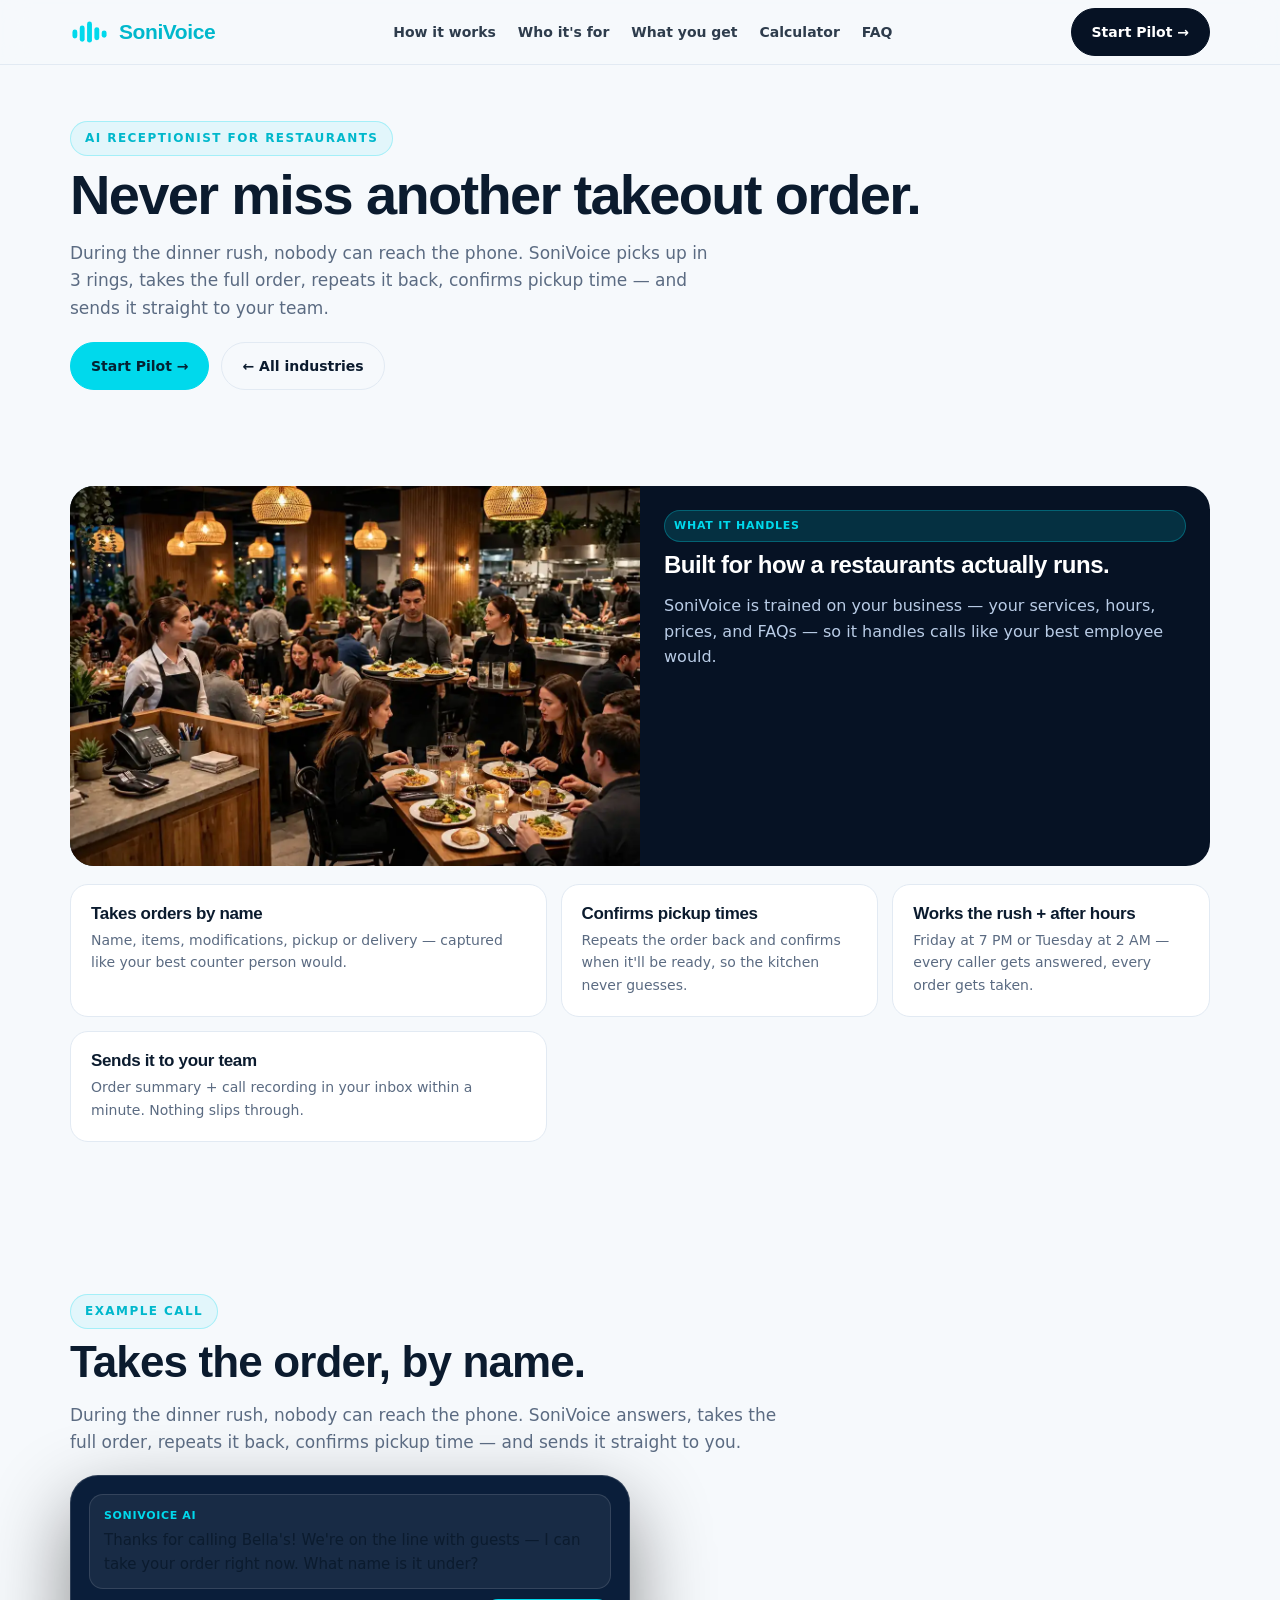
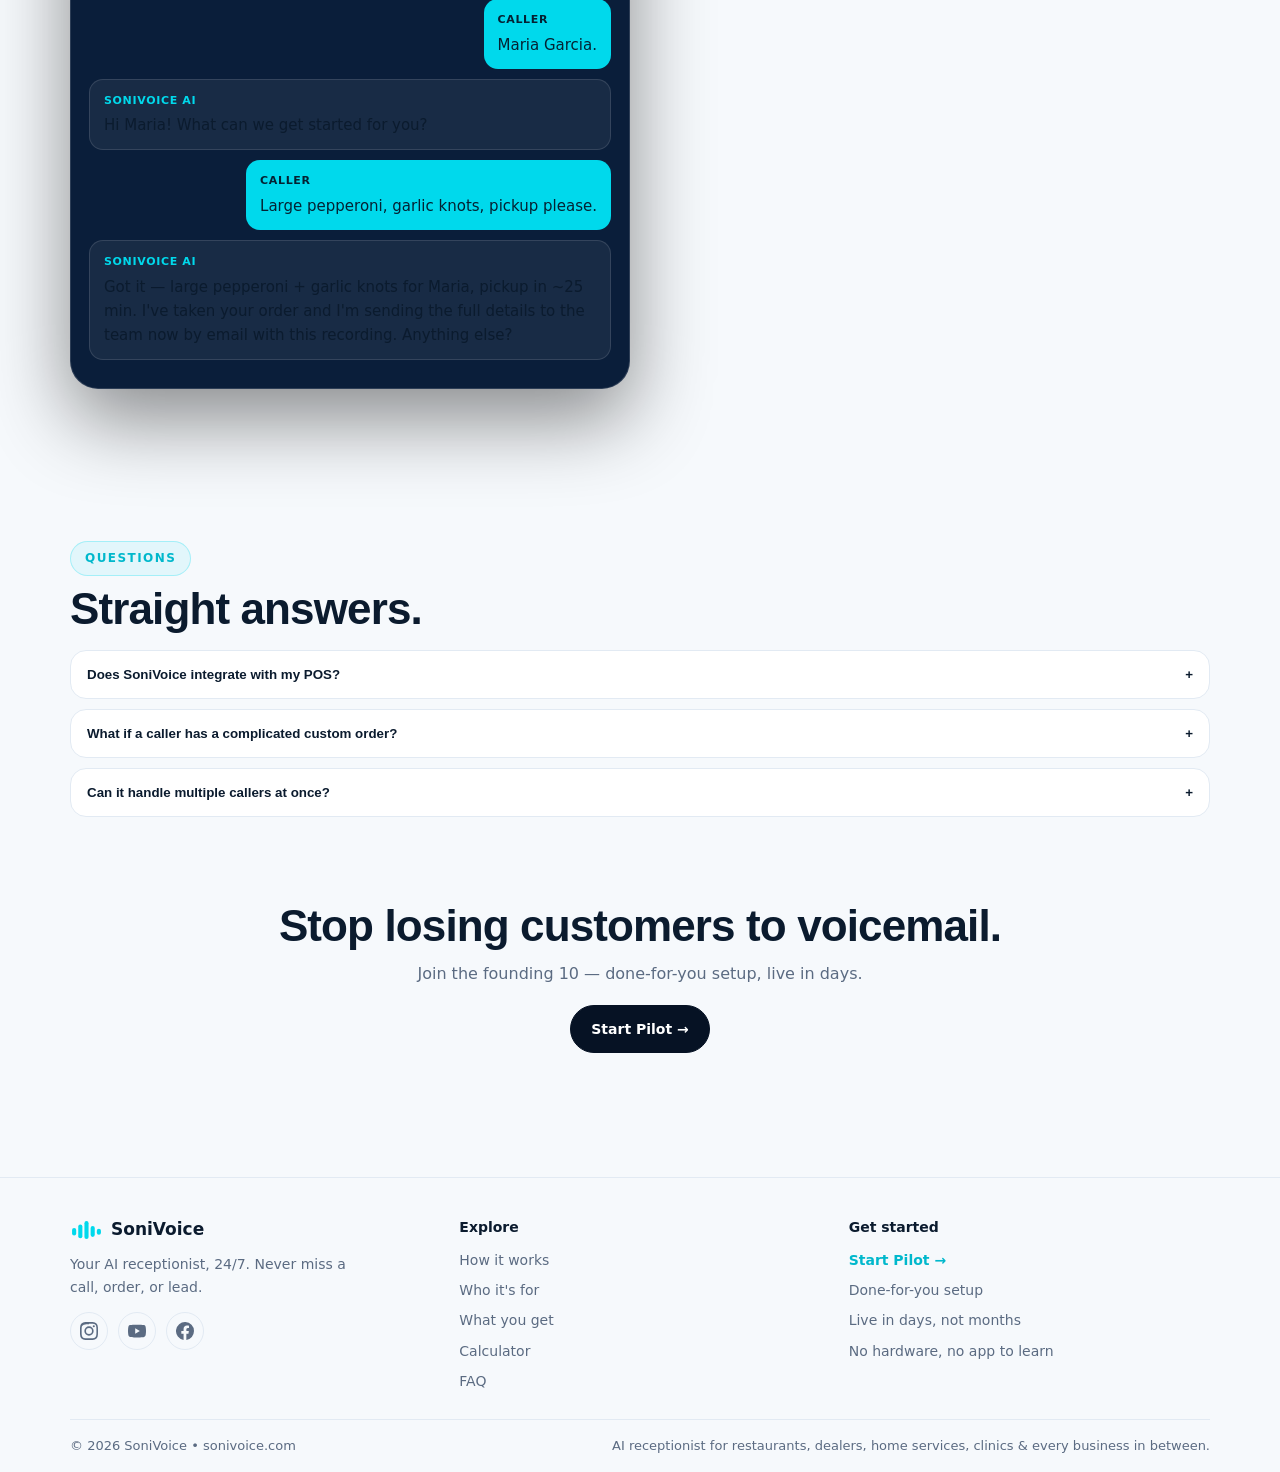
<file: ai-receptionist-for-restaurants.html>
<!DOCTYPE html>
<html lang="en">
<head>
<meta charset="utf-8"/>
<link rel="icon" href="assets/favicon.svg" type="image/svg+xml"/>
<meta name="viewport" content="width=device-width,initial-scale=1, viewport-fit=cover"/>
<meta name="color-scheme" content="light dark"/>
<meta name="google-site-verification" content="89ansJGDZWdEIAxgWgZhGA2kCkxrPbd9LaEfotUJ8JE"/>
<title>AI Receptionist for Restaurants | Never Miss a Takeout Order — SoniVoice</title>
<meta name="description" content="SoniVoice answers your restaurant&#x27;s phone during the dinner rush, takes takeout orders by name, confirms pickup times, and emails you every order. Your AI front desk, 24/7."/>
<meta property="og:type" content="website"/>
<meta property="og:title" content="AI Receptionist for Restaurants | Never Miss a Takeout Order — SoniVoice"/>
<meta property="og:description" content="SoniVoice answers your restaurant&#x27;s phone during the dinner rush, takes takeout orders by name, confirms pickup times, and emails you every order. Your AI front desk, 24/7."/>
<meta property="og:url" content="https://sonivoice.com/ai-receptionist-for-restaurants.html"/>
<meta property="og:image" content="https://sonivoice.com/assets/og-image.png"/>
<meta name="twitter:card" content="summary_large_image"/>
<link rel="stylesheet" href="assets/site.css?v=2"/>
<script defer src="https://cloud.umami.is/script.js" data-website-id="f8ac7274-cbc9-4e1a-92d3-32038831d38e"></script>
<script type="application/ld+json">{"@context": "https://schema.org", "@type": "FAQPage", "mainEntity": [{"@type": "Question", "name": "Does SoniVoice integrate with my POS?", "acceptedAnswer": {"@type": "Answer", "text": "Not directly \u2014 SoniVoice takes the order by phone and emails you the full summary plus the recording within a minute, so your team can punch it in. Direct POS integration is on our roadmap."}}, {"@type": "Question", "name": "What if a caller has a complicated custom order?", "acceptedAnswer": {"@type": "Answer", "text": "SoniVoice is trained on your menu, including modifications and specials. It repeats everything back to confirm \u2014 and if a caller asks for something truly unusual, it takes their number for a callback."}}, {"@type": "Question", "name": "Can it handle multiple callers at once?", "acceptedAnswer": {"@type": "Answer", "text": "Yes \u2014 unlike a human or a single phone line, SoniVoice handles unlimited simultaneous calls. Ten callers at 7 PM all get answered."}}]}</script>
</head>
<body>
<header class="topbar"><div class="wrap topbar-in">
<a class="logo" href="index.html"><svg class="logo-svg" viewBox="0 0 48 32" fill="none" aria-hidden="true"><rect x="3" y="13" width="6" height="11" rx="3" fill="#00D9EC"/><rect x="12" y="8" width="6" height="20" rx="3" fill="#00D9EC"/><rect x="21" y="3" width="6" height="26" rx="3" fill="#00D9EC"/><rect x="30" y="10" width="6" height="16" rx="3" fill="#00D9EC"/><rect x="39" y="14" width="6" height="9" rx="3" fill="#00D9EC"/></svg><span class="logo-text">SoniVoice</span></a>
<nav class="nav"><a href="how-it-works.html">How it works</a><a href="who-its-for.html">Who it's for</a><a href="what-you-get.html">What you get</a><a href="calculator.html">Calculator</a><a href="faq.html">FAQ</a></nav>
<a class="btn btn-primary" href="index.html#apply">Start Pilot &rarr;</a>
</div></header>
<section style="padding-top:56px"><div class="wrap">
<div class="kicker">AI RECEPTIONIST FOR RESTAURANTS</div>
<h1 class="title" style="font-size:clamp(34px,5vw,56px)">Never miss another takeout order.</h1>
<p class="sub" style="max-width:640px">During the dinner rush, nobody can reach the phone. SoniVoice picks up in 3 rings, takes the full order, repeats it back, confirms pickup time — and sends it straight to your team.</p>
<div style="display:flex;gap:12px;flex-wrap:wrap;margin-top:20px">
<a class="btn btn-cyan" href="index.html#apply">Start Pilot &rarr;</a>
<a class="btn btn-ghost" href="who-its-for.html">&larr; All industries</a>
</div>
</div></section>

<section style="padding-top:20px"><div class="wrap">
<div class="demo-box" style="margin-top:0">
<img id="seoImg" src="[data-uri]" alt="Busy restaurant during dinner service"/>
<div class="demo-content"><div class="badge">WHAT IT HANDLES</div>
<h3 style="margin:10px 0 8px">Built for how a restaurants actually runs.</h3>
<p>SoniVoice is trained on your business — your services, hours, prices, and FAQs — so it handles calls like your best employee would.</p>
</div></div>
<div class="features" style="margin-top:18px">
<div class="feature"><h3>Takes orders by name</h3><p>Name, items, modifications, pickup or delivery — captured like your best counter person would.</p></div>
<div class="feature"><h3>Confirms pickup times</h3><p>Repeats the order back and confirms when it&#x27;ll be ready, so the kitchen never guesses.</p></div>
<div class="feature"><h3>Works the rush + after hours</h3><p>Friday at 7 PM or Tuesday at 2 AM — every caller gets answered, every order gets taken.</p></div>
<div class="feature"><h3>Sends it to your team</h3><p>Order summary + call recording in your inbox within a minute. Nothing slips through.</p></div>
</div>
</div></section>

<section><div class="wrap">
<div class="kicker">EXAMPLE CALL</div>
<h2 class="title">Takes the order, by name.</h2>
<p class="sub">During the dinner rush, nobody can reach the phone. SoniVoice answers, takes the full order, repeats it back, confirms pickup time — and sends it straight to you.</p>
<div class="phone" style="max-width:560px;margin-top:18px">
<div style="background:rgba(255,255,255,.06);border:1px solid rgba(255,255,255,.12);border-radius:14px;padding:12px 14px;margin-bottom:10px"><div style="font-size:11px;font-weight:800;letter-spacing:.06em;color:var(--cyan);margin-bottom:4px">SONIVOICE AI</div><div style="font-size:15px">Thanks for calling Bella&#x27;s! We&#x27;re on the line with guests — I can take your order right now. What name is it under?</div></div>
<div style="display:flex;justify-content:flex-end;margin-bottom:10px"><div style="background:var(--cyan);color:#042233;border-radius:14px;padding:12px 14px;max-width:80%;font-size:15px"><div style="font-size:11px;font-weight:800;letter-spacing:.06em;margin-bottom:4px">CALLER</div>Maria Garcia.</div></div>
<div style="background:rgba(255,255,255,.06);border:1px solid rgba(255,255,255,.12);border-radius:14px;padding:12px 14px;margin-bottom:10px"><div style="font-size:11px;font-weight:800;letter-spacing:.06em;color:var(--cyan);margin-bottom:4px">SONIVOICE AI</div><div style="font-size:15px">Hi Maria! What can we get started for you?</div></div>
<div style="display:flex;justify-content:flex-end;margin-bottom:10px"><div style="background:var(--cyan);color:#042233;border-radius:14px;padding:12px 14px;max-width:80%;font-size:15px"><div style="font-size:11px;font-weight:800;letter-spacing:.06em;margin-bottom:4px">CALLER</div>Large pepperoni, garlic knots, pickup please.</div></div>
<div style="background:rgba(255,255,255,.06);border:1px solid rgba(255,255,255,.12);border-radius:14px;padding:12px 14px;margin-bottom:10px"><div style="font-size:11px;font-weight:800;letter-spacing:.06em;color:var(--cyan);margin-bottom:4px">SONIVOICE AI</div><div style="font-size:15px">Got it — large pepperoni + garlic knots for Maria, pickup in ~25 min. I&#x27;ve taken your order and I&#x27;m sending the full details to the team now by email with this recording. Anything else?</div></div>
</div>
</div></section>

<section><div class="wrap">
<div class="kicker">QUESTIONS</div>
<h2 class="title">Straight answers.</h2>
<div class="faq" style="margin-top:18px">
<div class="faq-item"><button>Does SoniVoice integrate with my POS? <span>+</span></button><div>Not directly — SoniVoice takes the order by phone and emails you the full summary plus the recording within a minute, so your team can punch it in. Direct POS integration is on our roadmap.</div></div>
<div class="faq-item"><button>What if a caller has a complicated custom order? <span>+</span></button><div>SoniVoice is trained on your menu, including modifications and specials. It repeats everything back to confirm — and if a caller asks for something truly unusual, it takes their number for a callback.</div></div>
<div class="faq-item"><button>Can it handle multiple callers at once? <span>+</span></button><div>Yes — unlike a human or a single phone line, SoniVoice handles unlimited simultaneous calls. Ten callers at 7 PM all get answered.</div></div>
</div>
</div></section>

<section style="padding-top:0"><div class="wrap" style="text-align:center">
<h2 class="title">Stop losing customers to voicemail.</h2>
<p style="color:var(--muted);max-width:560px;margin:0 auto 18px">Join the founding 10 — done-for-you setup, live in days.</p>
<a class="btn btn-primary" href="index.html#apply">Start Pilot &rarr;</a>
</div></section>

<footer style="border-top:1px solid var(--line);margin-top:48px"><div class="wrap">
<div style="display:grid;grid-template-columns:repeat(auto-fit,minmax(220px,1fr));gap:28px;padding:38px 0 26px">
<div>
<div style="display:flex;align-items:center;gap:8px;margin-bottom:10px"><svg class="logo-svg" viewBox="0 0 48 32" fill="none" aria-hidden="true" style="height:22px"><rect x="3" y="13" width="6" height="11" rx="3" fill="#00D9EC"/><rect x="12" y="8" width="6" height="20" rx="3" fill="#00D9EC"/><rect x="21" y="3" width="6" height="26" rx="3" fill="#00D9EC"/><rect x="30" y="10" width="6" height="16" rx="3" fill="#00D9EC"/><rect x="39" y="14" width="6" height="9" rx="3" fill="#00D9EC"/></svg><span style="font-weight:800;font-size:17px">SoniVoice</span></div>
<p style="color:var(--muted);font-size:14px;margin:0;max-width:280px">Your AI receptionist, 24/7. Never miss a call, order, or lead.</p><div style="display:flex;gap:10px;margin-top:14px"><a class="soc" href="https://www.instagram.com/sonivoice247/" target="_blank" rel="noopener" aria-label="SoniVoice on Instagram"><svg viewBox="0 0 24 24" aria-hidden="true"><path d="M12 2.2c3.2 0 3.6 0 4.9.1 3.3.1 4.8 1.7 4.9 4.9.1 1.3.1 1.6.1 4.8s0 3.6-.1 4.8c-.1 3.2-1.7 4.8-4.9 4.9-1.3.1-1.6.1-4.9.1-3.2 0-3.6 0-4.8-.1-3.3-.1-4.8-1.7-4.9-4.9-.1-1.3-.1-1.6-.1-4.8s0-3.6.1-4.8C2.4 4.9 4 3.3 7.2 3.2c1.2-.1 1.6-.1 4.8-.1zM12 0C8.7 0 8.3 0 7.1.1 2.7.3.3 2.7.1 7.1 0 8.3 0 8.7 0 12s0 3.7.1 4.9c.2 4.4 2.6 6.8 7 7 1.2.1 1.6.1 4.9.1s3.7 0 4.9-.1c4.4-.2 6.8-2.6 7-7 .1-1.2.1-1.6.1-4.9s0-3.7-.1-4.9c-.2-4.4-2.6-6.8-7-7C15.7 0 15.3 0 12 0zm0 5.8A6.2 6.2 0 1 0 18.2 12 6.2 6.2 0 0 0 12 5.8zm0 10.2A4 4 0 1 1 16 12a4 4 0 0 1-4 4zm6.4-11.8a1.4 1.4 0 1 1-1.4 1.4 1.4 1.4 0 0 1 1.4-1.4z"/></svg></a><a class="soc" href="https://www.youtube.com/@SoniVoice247" target="_blank" rel="noopener" aria-label="SoniVoice on YouTube"><svg viewBox="0 0 24 24" aria-hidden="true"><path d="M23.5 6.2a3 3 0 0 0-2.1-2.1C19.5 3.5 12 3.5 12 3.5s-7.5 0-9.4.6A3 3 0 0 0 .5 6.2 31.3 31.3 0 0 0 0 12a31.3 31.3 0 0 0 .5 5.8 3 3 0 0 0 2.1 2.1c1.9.6 9.4.6 9.4.6s7.5 0 9.4-.6a3 3 0 0 0 2.1-2.1A31.3 31.3 0 0 0 24 12a31.3 31.3 0 0 0-.5-5.8zM9.6 15.6V8.4L15.8 12z"/></svg></a><a class="soc" href="https://www.facebook.com/p/Soni-Voice-61595010433799/" target="_blank" rel="noopener" aria-label="SoniVoice on Facebook"><svg viewBox="0 0 24 24" aria-hidden="true"><path d="M24 12a12 12 0 1 0-13.9 11.9v-8.4h-3v-3.5h3V9.4c0-3 1.8-4.7 4.5-4.7 1.3 0 2.7.2 2.7.2v3h-1.5c-1.5 0-2 1-2 1.9V12h3.3l-.5 3.5h-2.8v8.4A12 12 0 0 0 24 12z"/></svg></a></div>
</div>
<div>
<div style="font-weight:800;font-size:14px;margin-bottom:10px">Explore</div>
<div style="display:grid;gap:8px;font-size:14px;color:var(--muted)">
<a href="how-it-works.html">How it works</a><a href="who-its-for.html">Who it's for</a><a href="what-you-get.html">What you get</a><a href="calculator.html">Calculator</a><a href="faq.html">FAQ</a>
</div>
</div>
<div>
<div style="font-weight:800;font-size:14px;margin-bottom:10px">Get started</div>
<div style="display:grid;gap:8px;font-size:14px;color:var(--muted)">
<a href="index.html#apply" style="color:var(--cyan2);font-weight:700">Start Pilot &rarr;</a>
<span>Done-for-you setup</span><span>Live in days, not months</span><span>No hardware, no app to learn</span>
</div>
</div>
</div>
<div style="border-top:1px solid var(--line);padding:16px 0;display:flex;justify-content:space-between;gap:10px;flex-wrap:wrap;color:var(--muted);font-size:13px">
<span>&copy; 2026 SoniVoice &bull; sonivoice.com</span>
<span>AI receptionist for restaurants, dealers, home services, clinics &amp; every business in between.</span>
</div>
</div></footer>
<script defer src="assets/images-2.js"></script>
<script defer src="assets/site.js?v=2"></script>
<script>
window.addEventListener('DOMContentLoaded',function(){
  var im=window.SONIVOICE_IMAGES&&window.SONIVOICE_IMAGES['assets/img-2.webp'];
  if(im){document.getElementById('seoImg').src=im;}
});
</script>
</body></html>
</file>
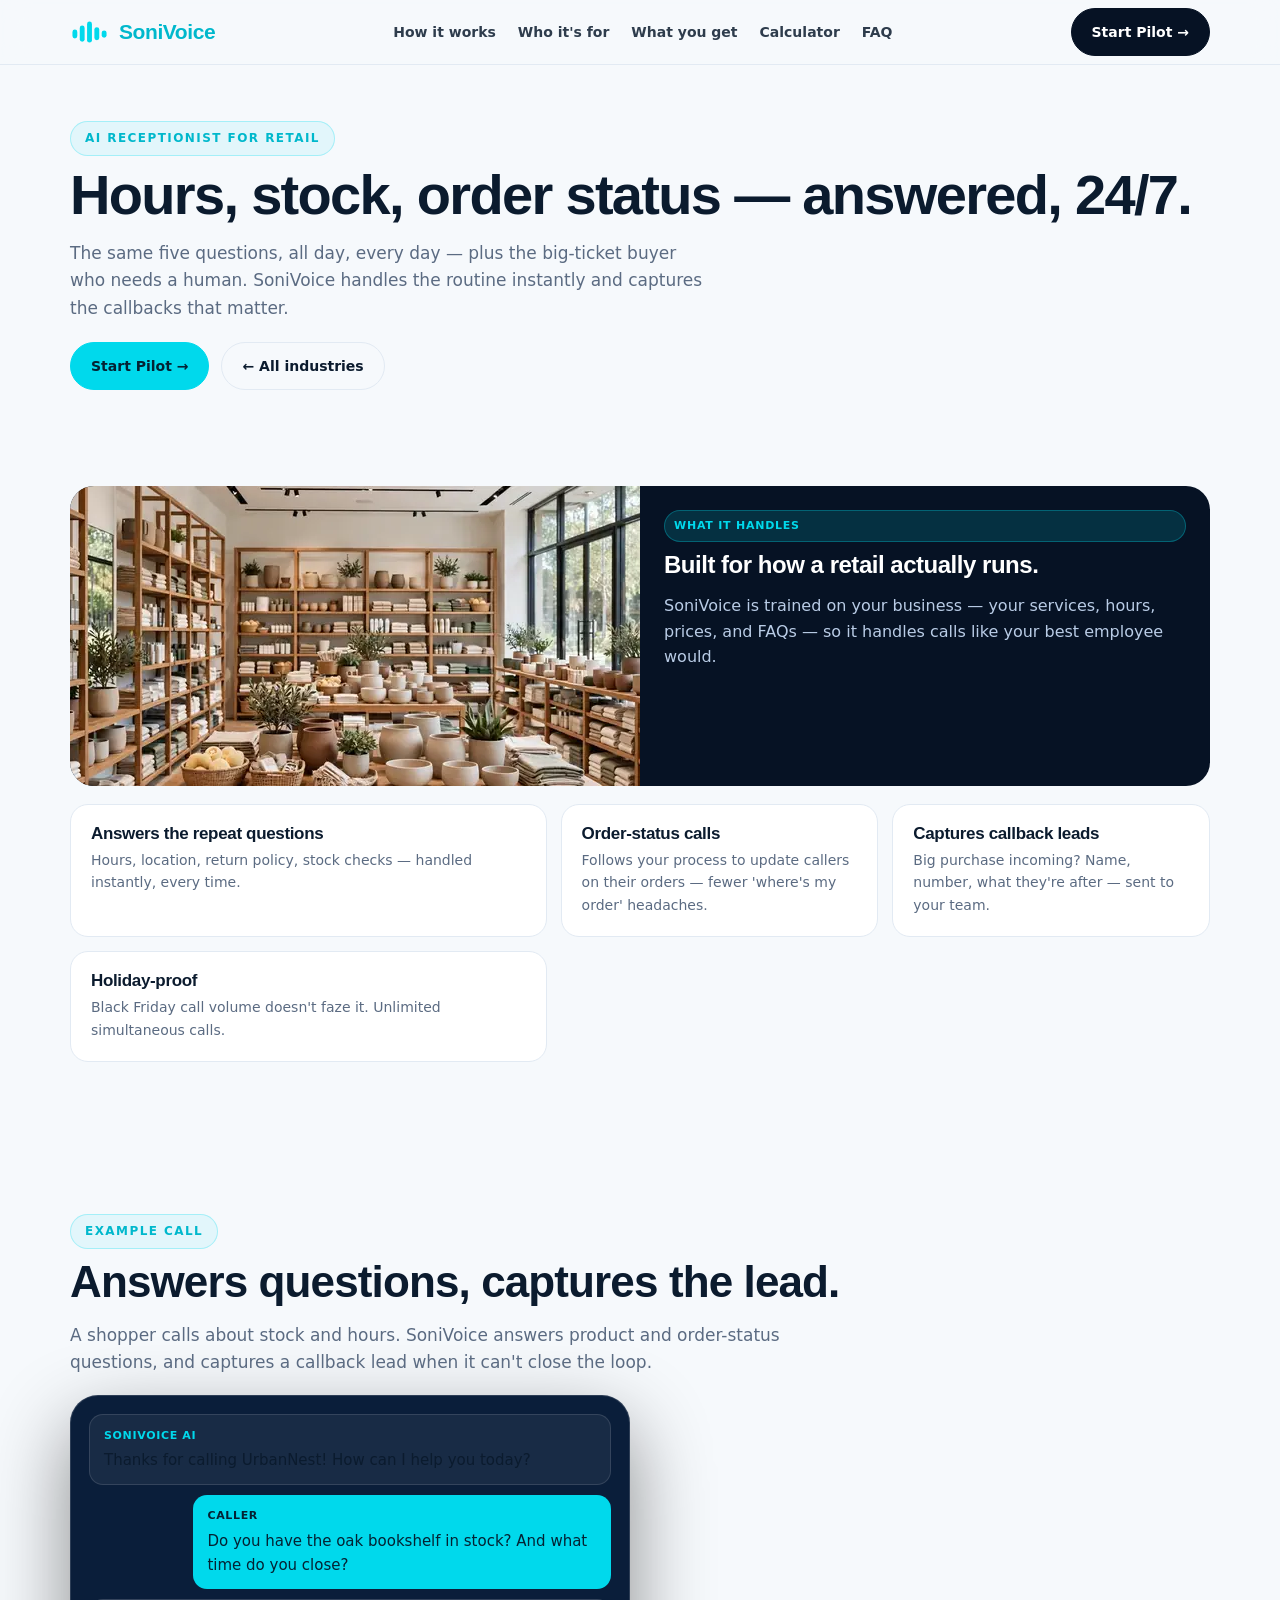
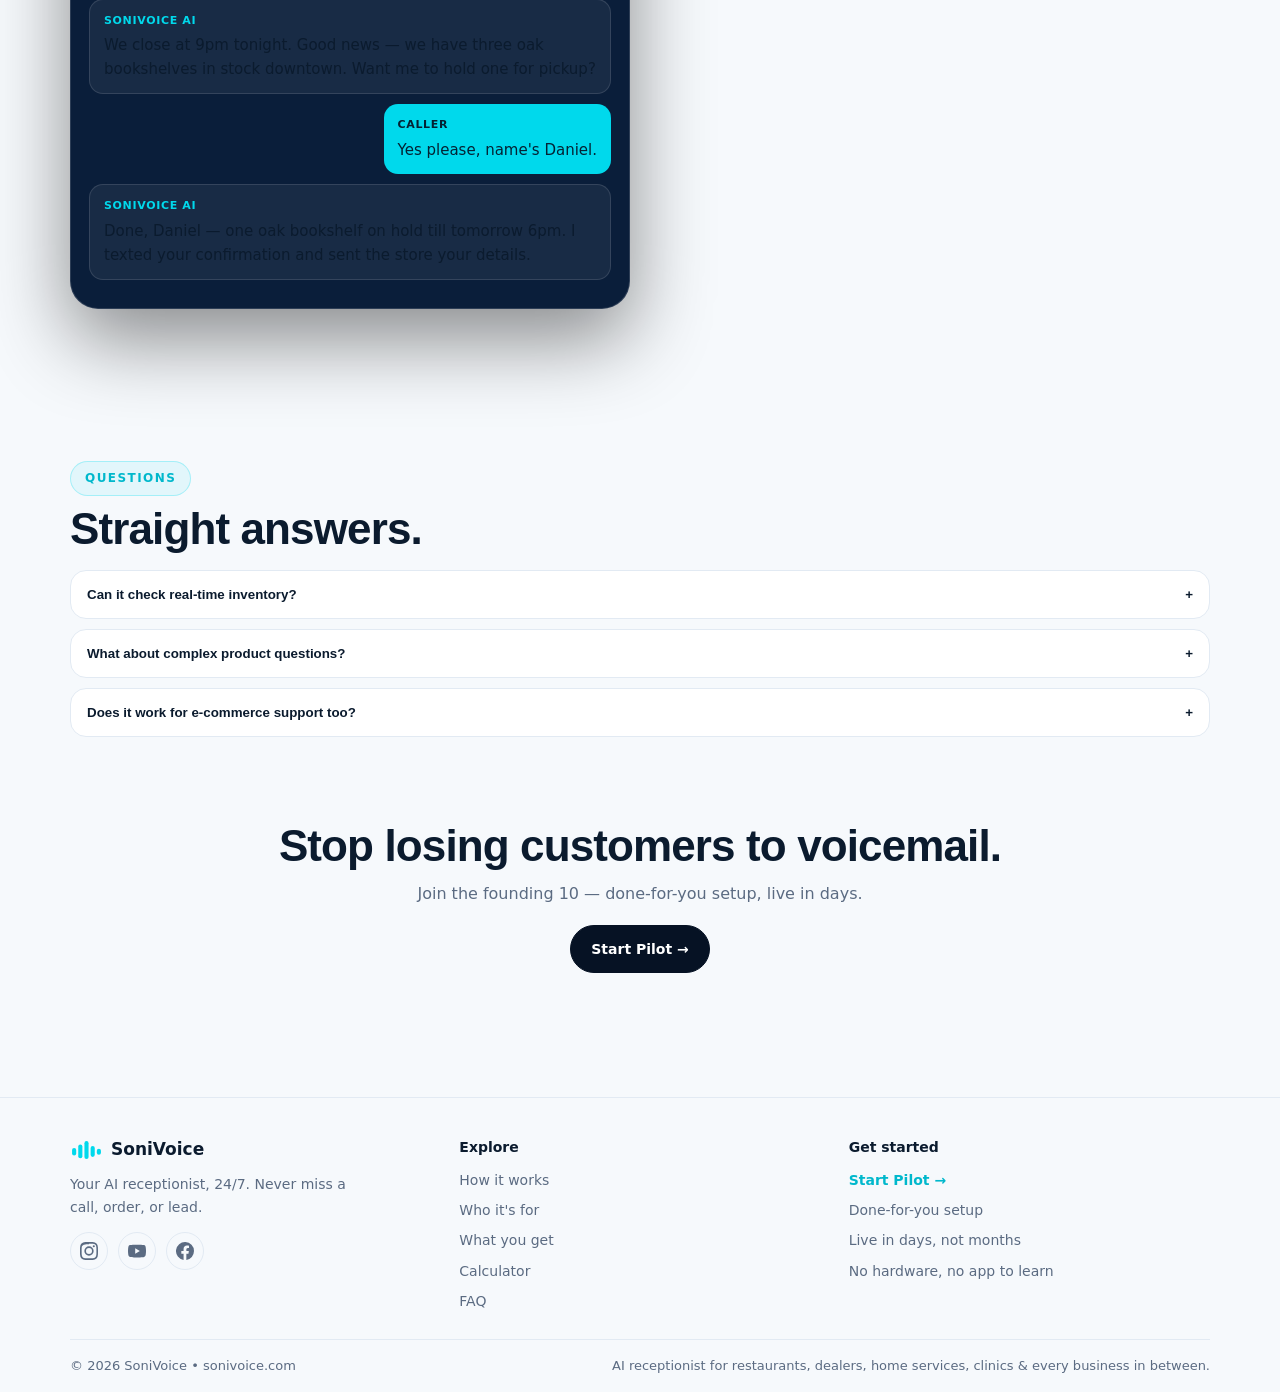
<file: ai-receptionist-for-retail.html>
<!DOCTYPE html>
<html lang="en">
<head>
<meta charset="utf-8"/>
<link rel="icon" href="assets/favicon.svg" type="image/svg+xml"/>
<meta name="viewport" content="width=device-width,initial-scale=1, viewport-fit=cover"/>
<meta name="color-scheme" content="light dark"/>
<meta name="google-site-verification" content="89ansJGDZWdEIAxgWgZhGA2kCkxrPbd9LaEfotUJ8JE"/>
<title>AI Receptionist for Retail | Answer Every Caller — SoniVoice</title>
<meta name="description" content="SoniVoice answers your store&#x27;s calls around the clock: hours, product questions, order status — and captures callback leads you used to lose."/>
<meta property="og:type" content="website"/>
<meta property="og:title" content="AI Receptionist for Retail | Answer Every Caller — SoniVoice"/>
<meta property="og:description" content="SoniVoice answers your store&#x27;s calls around the clock: hours, product questions, order status — and captures callback leads you used to lose."/>
<meta property="og:url" content="https://sonivoice.com/ai-receptionist-for-retail.html"/>
<meta property="og:image" content="https://sonivoice.com/assets/og-image.png"/>
<meta name="twitter:card" content="summary_large_image"/>
<link rel="stylesheet" href="assets/site.css?v=2"/>
<script defer src="https://cloud.umami.is/script.js" data-website-id="f8ac7274-cbc9-4e1a-92d3-32038831d38e"></script>
<script type="application/ld+json">{"@context": "https://schema.org", "@type": "FAQPage", "mainEntity": [{"@type": "Question", "name": "Can it check real-time inventory?", "acceptedAnswer": {"@type": "Answer", "text": "SoniVoice answers from the product and policy info you approve. For live stock lookups it follows your process \u2014 deeper integrations are on our roadmap."}}, {"@type": "Question", "name": "What about complex product questions?", "acceptedAnswer": {"@type": "Answer", "text": "It's trained on your catalog and FAQs. For anything beyond that, it takes the caller's details for a specialist callback."}}, {"@type": "Question", "name": "Does it work for e-commerce support too?", "acceptedAnswer": {"@type": "Answer", "text": "Yes \u2014 order status, shipping questions, and returns info for online stores, 24/7."}}]}</script>
</head>
<body>
<header class="topbar"><div class="wrap topbar-in">
<a class="logo" href="index.html"><svg class="logo-svg" viewBox="0 0 48 32" fill="none" aria-hidden="true"><rect x="3" y="13" width="6" height="11" rx="3" fill="#00D9EC"/><rect x="12" y="8" width="6" height="20" rx="3" fill="#00D9EC"/><rect x="21" y="3" width="6" height="26" rx="3" fill="#00D9EC"/><rect x="30" y="10" width="6" height="16" rx="3" fill="#00D9EC"/><rect x="39" y="14" width="6" height="9" rx="3" fill="#00D9EC"/></svg><span class="logo-text">SoniVoice</span></a>
<nav class="nav"><a href="how-it-works.html">How it works</a><a href="who-its-for.html">Who it's for</a><a href="what-you-get.html">What you get</a><a href="calculator.html">Calculator</a><a href="faq.html">FAQ</a></nav>
<a class="btn btn-primary" href="index.html#apply">Start Pilot &rarr;</a>
</div></header>
<section style="padding-top:56px"><div class="wrap">
<div class="kicker">AI RECEPTIONIST FOR RETAIL</div>
<h1 class="title" style="font-size:clamp(34px,5vw,56px)">Hours, stock, order status — answered, 24/7.</h1>
<p class="sub" style="max-width:640px">The same five questions, all day, every day — plus the big-ticket buyer who needs a human. SoniVoice handles the routine instantly and captures the callbacks that matter.</p>
<div style="display:flex;gap:12px;flex-wrap:wrap;margin-top:20px">
<a class="btn btn-cyan" href="index.html#apply">Start Pilot &rarr;</a>
<a class="btn btn-ghost" href="who-its-for.html">&larr; All industries</a>
</div>
</div></section>

<section style="padding-top:20px"><div class="wrap">
<div class="demo-box" style="margin-top:0">
<img id="seoImg" src="[data-uri]" alt="Retail store interior"/>
<div class="demo-content"><div class="badge">WHAT IT HANDLES</div>
<h3 style="margin:10px 0 8px">Built for how a retail actually runs.</h3>
<p>SoniVoice is trained on your business — your services, hours, prices, and FAQs — so it handles calls like your best employee would.</p>
</div></div>
<div class="features" style="margin-top:18px">
<div class="feature"><h3>Answers the repeat questions</h3><p>Hours, location, return policy, stock checks — handled instantly, every time.</p></div>
<div class="feature"><h3>Order-status calls</h3><p>Follows your process to update callers on their orders — fewer &#x27;where&#x27;s my order&#x27; headaches.</p></div>
<div class="feature"><h3>Captures callback leads</h3><p>Big purchase incoming? Name, number, what they&#x27;re after — sent to your team.</p></div>
<div class="feature"><h3>Holiday-proof</h3><p>Black Friday call volume doesn&#x27;t faze it. Unlimited simultaneous calls.</p></div>
</div>
</div></section>

<section><div class="wrap">
<div class="kicker">EXAMPLE CALL</div>
<h2 class="title">Answers questions, captures the lead.</h2>
<p class="sub">A shopper calls about stock and hours. SoniVoice answers product and order-status questions, and captures a callback lead when it can&#x27;t close the loop.</p>
<div class="phone" style="max-width:560px;margin-top:18px">
<div style="background:rgba(255,255,255,.06);border:1px solid rgba(255,255,255,.12);border-radius:14px;padding:12px 14px;margin-bottom:10px"><div style="font-size:11px;font-weight:800;letter-spacing:.06em;color:var(--cyan);margin-bottom:4px">SONIVOICE AI</div><div style="font-size:15px">Thanks for calling UrbanNest! How can I help you today?</div></div>
<div style="display:flex;justify-content:flex-end;margin-bottom:10px"><div style="background:var(--cyan);color:#042233;border-radius:14px;padding:12px 14px;max-width:80%;font-size:15px"><div style="font-size:11px;font-weight:800;letter-spacing:.06em;margin-bottom:4px">CALLER</div>Do you have the oak bookshelf in stock? And what time do you close?</div></div>
<div style="background:rgba(255,255,255,.06);border:1px solid rgba(255,255,255,.12);border-radius:14px;padding:12px 14px;margin-bottom:10px"><div style="font-size:11px;font-weight:800;letter-spacing:.06em;color:var(--cyan);margin-bottom:4px">SONIVOICE AI</div><div style="font-size:15px">We close at 9pm tonight. Good news — we have three oak bookshelves in stock downtown. Want me to hold one for pickup?</div></div>
<div style="display:flex;justify-content:flex-end;margin-bottom:10px"><div style="background:var(--cyan);color:#042233;border-radius:14px;padding:12px 14px;max-width:80%;font-size:15px"><div style="font-size:11px;font-weight:800;letter-spacing:.06em;margin-bottom:4px">CALLER</div>Yes please, name&#x27;s Daniel.</div></div>
<div style="background:rgba(255,255,255,.06);border:1px solid rgba(255,255,255,.12);border-radius:14px;padding:12px 14px;margin-bottom:10px"><div style="font-size:11px;font-weight:800;letter-spacing:.06em;color:var(--cyan);margin-bottom:4px">SONIVOICE AI</div><div style="font-size:15px">Done, Daniel — one oak bookshelf on hold till tomorrow 6pm. I texted your confirmation and sent the store your details.</div></div>
</div>
</div></section>

<section><div class="wrap">
<div class="kicker">QUESTIONS</div>
<h2 class="title">Straight answers.</h2>
<div class="faq" style="margin-top:18px">
<div class="faq-item"><button>Can it check real-time inventory? <span>+</span></button><div>SoniVoice answers from the product and policy info you approve. For live stock lookups it follows your process — deeper integrations are on our roadmap.</div></div>
<div class="faq-item"><button>What about complex product questions? <span>+</span></button><div>It&#x27;s trained on your catalog and FAQs. For anything beyond that, it takes the caller&#x27;s details for a specialist callback.</div></div>
<div class="faq-item"><button>Does it work for e-commerce support too? <span>+</span></button><div>Yes — order status, shipping questions, and returns info for online stores, 24/7.</div></div>
</div>
</div></section>

<section style="padding-top:0"><div class="wrap" style="text-align:center">
<h2 class="title">Stop losing customers to voicemail.</h2>
<p style="color:var(--muted);max-width:560px;margin:0 auto 18px">Join the founding 10 — done-for-you setup, live in days.</p>
<a class="btn btn-primary" href="index.html#apply">Start Pilot &rarr;</a>
</div></section>

<footer style="border-top:1px solid var(--line);margin-top:48px"><div class="wrap">
<div style="display:grid;grid-template-columns:repeat(auto-fit,minmax(220px,1fr));gap:28px;padding:38px 0 26px">
<div>
<div style="display:flex;align-items:center;gap:8px;margin-bottom:10px"><svg class="logo-svg" viewBox="0 0 48 32" fill="none" aria-hidden="true" style="height:22px"><rect x="3" y="13" width="6" height="11" rx="3" fill="#00D9EC"/><rect x="12" y="8" width="6" height="20" rx="3" fill="#00D9EC"/><rect x="21" y="3" width="6" height="26" rx="3" fill="#00D9EC"/><rect x="30" y="10" width="6" height="16" rx="3" fill="#00D9EC"/><rect x="39" y="14" width="6" height="9" rx="3" fill="#00D9EC"/></svg><span style="font-weight:800;font-size:17px">SoniVoice</span></div>
<p style="color:var(--muted);font-size:14px;margin:0;max-width:280px">Your AI receptionist, 24/7. Never miss a call, order, or lead.</p><div style="display:flex;gap:10px;margin-top:14px"><a class="soc" href="https://www.instagram.com/sonivoice247/" target="_blank" rel="noopener" aria-label="SoniVoice on Instagram"><svg viewBox="0 0 24 24" aria-hidden="true"><path d="M12 2.2c3.2 0 3.6 0 4.9.1 3.3.1 4.8 1.7 4.9 4.9.1 1.3.1 1.6.1 4.8s0 3.6-.1 4.8c-.1 3.2-1.7 4.8-4.9 4.9-1.3.1-1.6.1-4.9.1-3.2 0-3.6 0-4.8-.1-3.3-.1-4.8-1.7-4.9-4.9-.1-1.3-.1-1.6-.1-4.8s0-3.6.1-4.8C2.4 4.9 4 3.3 7.2 3.2c1.2-.1 1.6-.1 4.8-.1zM12 0C8.7 0 8.3 0 7.1.1 2.7.3.3 2.7.1 7.1 0 8.3 0 8.7 0 12s0 3.7.1 4.9c.2 4.4 2.6 6.8 7 7 1.2.1 1.6.1 4.9.1s3.7 0 4.9-.1c4.4-.2 6.8-2.6 7-7 .1-1.2.1-1.6.1-4.9s0-3.7-.1-4.9c-.2-4.4-2.6-6.8-7-7C15.7 0 15.3 0 12 0zm0 5.8A6.2 6.2 0 1 0 18.2 12 6.2 6.2 0 0 0 12 5.8zm0 10.2A4 4 0 1 1 16 12a4 4 0 0 1-4 4zm6.4-11.8a1.4 1.4 0 1 1-1.4 1.4 1.4 1.4 0 0 1 1.4-1.4z"/></svg></a><a class="soc" href="https://www.youtube.com/@SoniVoice247" target="_blank" rel="noopener" aria-label="SoniVoice on YouTube"><svg viewBox="0 0 24 24" aria-hidden="true"><path d="M23.5 6.2a3 3 0 0 0-2.1-2.1C19.5 3.5 12 3.5 12 3.5s-7.5 0-9.4.6A3 3 0 0 0 .5 6.2 31.3 31.3 0 0 0 0 12a31.3 31.3 0 0 0 .5 5.8 3 3 0 0 0 2.1 2.1c1.9.6 9.4.6 9.4.6s7.5 0 9.4-.6a3 3 0 0 0 2.1-2.1A31.3 31.3 0 0 0 24 12a31.3 31.3 0 0 0-.5-5.8zM9.6 15.6V8.4L15.8 12z"/></svg></a><a class="soc" href="https://www.facebook.com/p/Soni-Voice-61595010433799/" target="_blank" rel="noopener" aria-label="SoniVoice on Facebook"><svg viewBox="0 0 24 24" aria-hidden="true"><path d="M24 12a12 12 0 1 0-13.9 11.9v-8.4h-3v-3.5h3V9.4c0-3 1.8-4.7 4.5-4.7 1.3 0 2.7.2 2.7.2v3h-1.5c-1.5 0-2 1-2 1.9V12h3.3l-.5 3.5h-2.8v8.4A12 12 0 0 0 24 12z"/></svg></a></div>
</div>
<div>
<div style="font-weight:800;font-size:14px;margin-bottom:10px">Explore</div>
<div style="display:grid;gap:8px;font-size:14px;color:var(--muted)">
<a href="how-it-works.html">How it works</a><a href="who-its-for.html">Who it's for</a><a href="what-you-get.html">What you get</a><a href="calculator.html">Calculator</a><a href="faq.html">FAQ</a>
</div>
</div>
<div>
<div style="font-weight:800;font-size:14px;margin-bottom:10px">Get started</div>
<div style="display:grid;gap:8px;font-size:14px;color:var(--muted)">
<a href="index.html#apply" style="color:var(--cyan2);font-weight:700">Start Pilot &rarr;</a>
<span>Done-for-you setup</span><span>Live in days, not months</span><span>No hardware, no app to learn</span>
</div>
</div>
</div>
<div style="border-top:1px solid var(--line);padding:16px 0;display:flex;justify-content:space-between;gap:10px;flex-wrap:wrap;color:var(--muted);font-size:13px">
<span>&copy; 2026 SoniVoice &bull; sonivoice.com</span>
<span>AI receptionist for restaurants, dealers, home services, clinics &amp; every business in between.</span>
</div>
</div></footer>
<script defer src="assets/images-5.js"></script>
<script defer src="assets/site.js?v=2"></script>
<script>
window.addEventListener('DOMContentLoaded',function(){
  var im=window.SONIVOICE_IMAGES&&window.SONIVOICE_IMAGES['assets/img-6.webp'];
  if(im){document.getElementById('seoImg').src=im;}
});
</script>
</body></html>
</file>
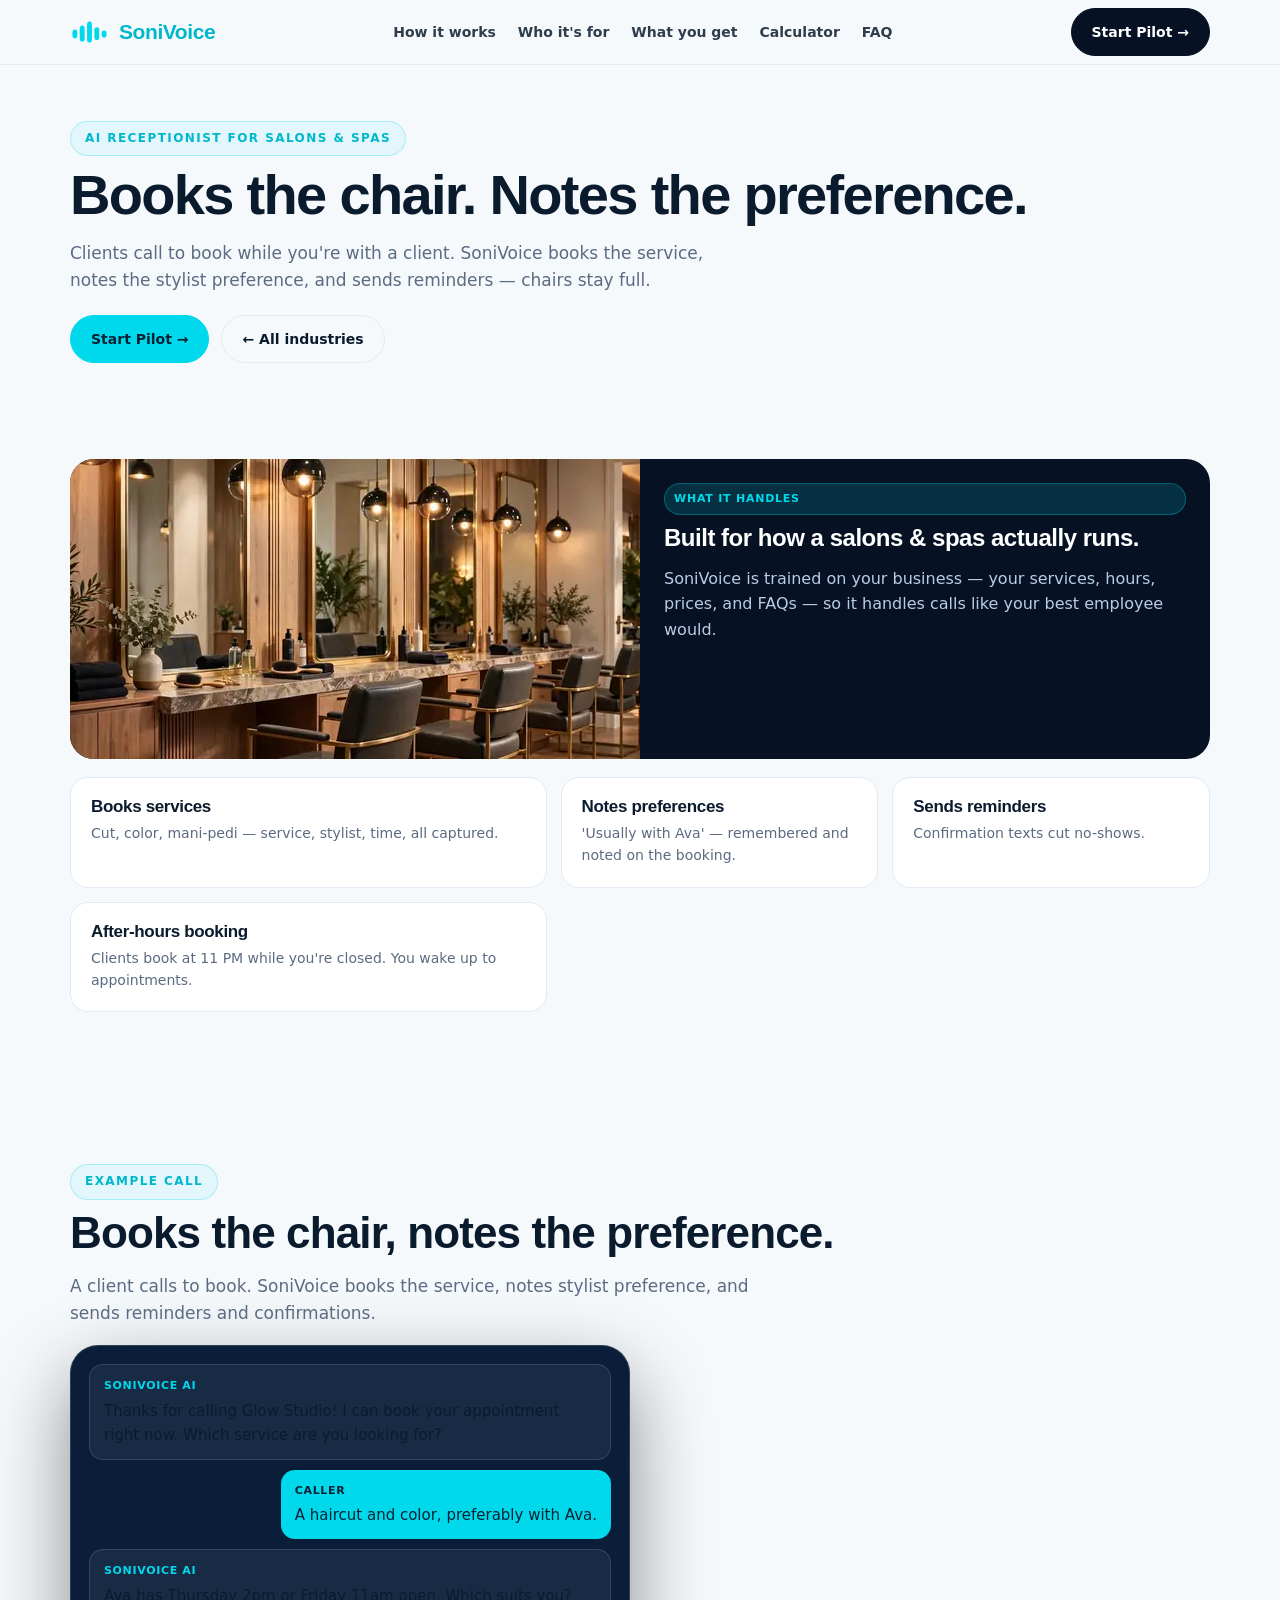
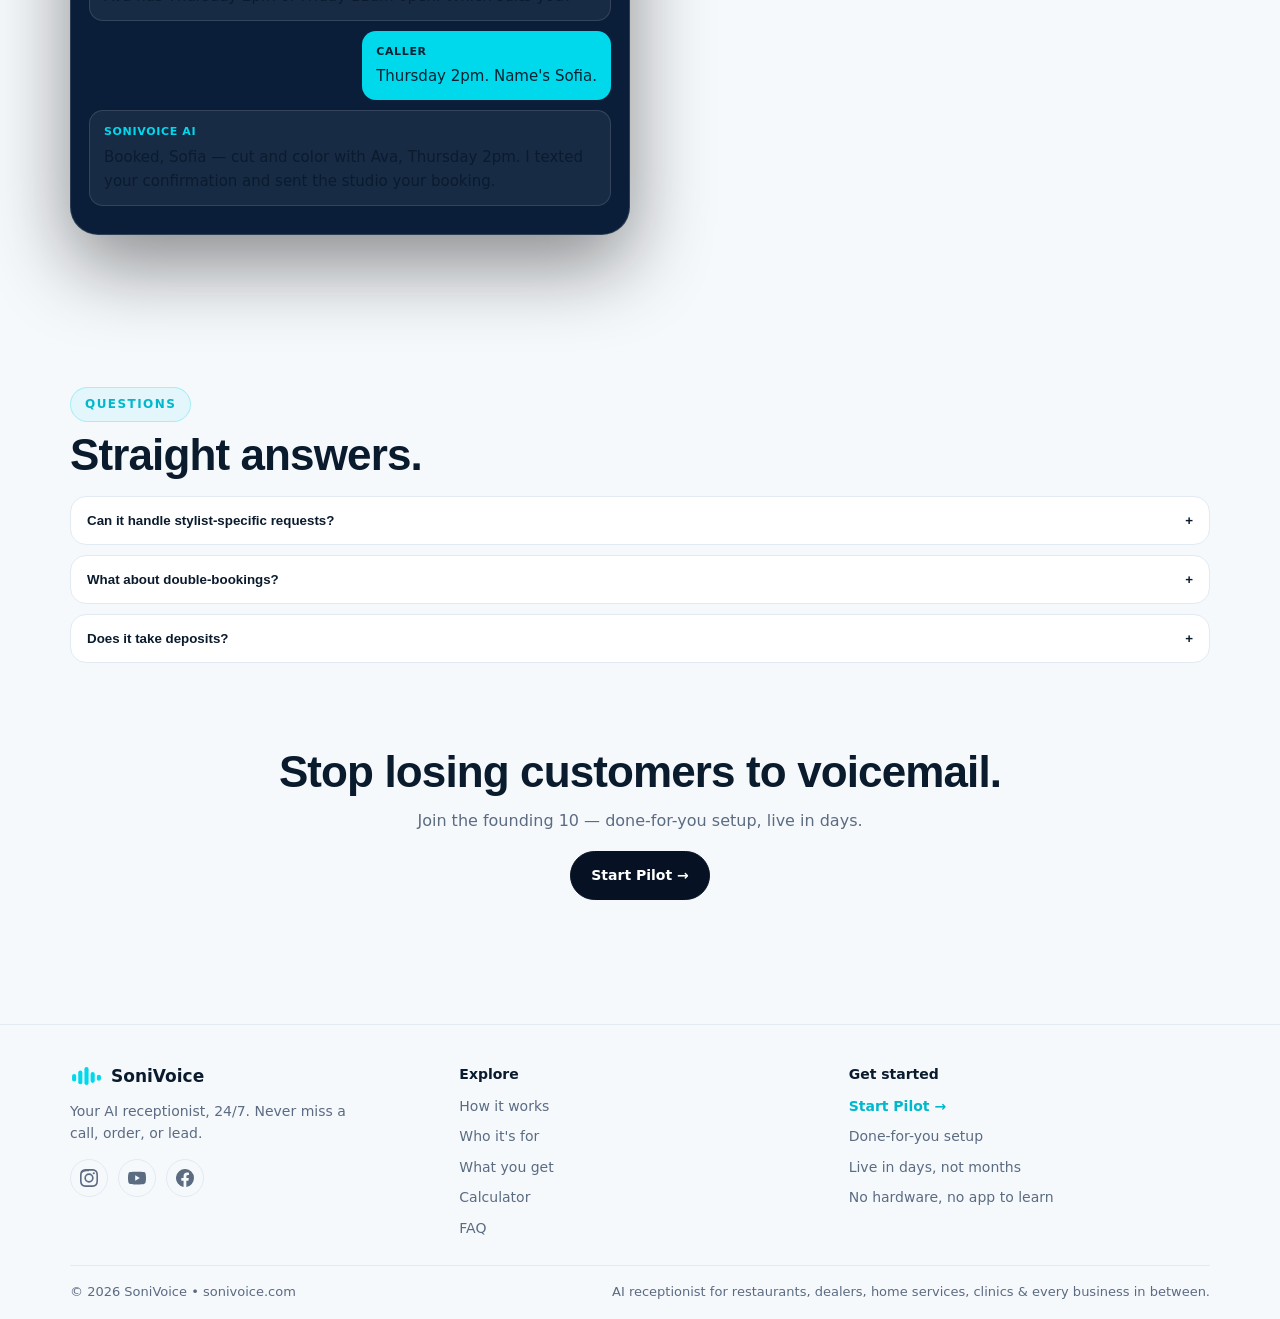
<file: ai-receptionist-for-salons.html>
<!DOCTYPE html>
<html lang="en">
<head>
<meta charset="utf-8"/>
<link rel="icon" href="assets/favicon.svg" type="image/svg+xml"/>
<meta name="viewport" content="width=device-width,initial-scale=1, viewport-fit=cover"/>
<meta name="color-scheme" content="light dark"/>
<meta name="google-site-verification" content="89ansJGDZWdEIAxgWgZhGA2kCkxrPbd9LaEfotUJ8JE"/>
<title>AI Receptionist for Salons &amp; Spas | Fill Every Chair — SoniVoice</title>
<meta name="description" content="SoniVoice answers your salon&#x27;s calls 24/7: books services, notes stylist preferences, sends reminders and confirmations. Your AI front desk."/>
<meta property="og:type" content="website"/>
<meta property="og:title" content="AI Receptionist for Salons &amp; Spas | Fill Every Chair — SoniVoice"/>
<meta property="og:description" content="SoniVoice answers your salon&#x27;s calls 24/7: books services, notes stylist preferences, sends reminders and confirmations. Your AI front desk."/>
<meta property="og:url" content="https://sonivoice.com/ai-receptionist-for-salons.html"/>
<meta property="og:image" content="https://sonivoice.com/assets/og-image.png"/>
<meta name="twitter:card" content="summary_large_image"/>
<link rel="stylesheet" href="assets/site.css?v=2"/>
<script defer src="https://cloud.umami.is/script.js" data-website-id="f8ac7274-cbc9-4e1a-92d3-32038831d38e"></script>
<script type="application/ld+json">{"@context": "https://schema.org", "@type": "FAQPage", "mainEntity": [{"@type": "Question", "name": "Can it handle stylist-specific requests?", "acceptedAnswer": {"@type": "Answer", "text": "Yes \u2014 it's trained on your team and services, so 'with Ava on Thursday' books correctly."}}, {"@type": "Question", "name": "What about double-bookings?", "acceptedAnswer": {"@type": "Answer", "text": "It books per your scheduling process and availability rules \u2014 no overlaps."}}, {"@type": "Question", "name": "Does it take deposits?", "acceptedAnswer": {"@type": "Answer", "text": "It follows your deposit and cancellation policy, collecting what's needed per your process."}}]}</script>
</head>
<body>
<header class="topbar"><div class="wrap topbar-in">
<a class="logo" href="index.html"><svg class="logo-svg" viewBox="0 0 48 32" fill="none" aria-hidden="true"><rect x="3" y="13" width="6" height="11" rx="3" fill="#00D9EC"/><rect x="12" y="8" width="6" height="20" rx="3" fill="#00D9EC"/><rect x="21" y="3" width="6" height="26" rx="3" fill="#00D9EC"/><rect x="30" y="10" width="6" height="16" rx="3" fill="#00D9EC"/><rect x="39" y="14" width="6" height="9" rx="3" fill="#00D9EC"/></svg><span class="logo-text">SoniVoice</span></a>
<nav class="nav"><a href="how-it-works.html">How it works</a><a href="who-its-for.html">Who it's for</a><a href="what-you-get.html">What you get</a><a href="calculator.html">Calculator</a><a href="faq.html">FAQ</a></nav>
<a class="btn btn-primary" href="index.html#apply">Start Pilot &rarr;</a>
</div></header>
<section style="padding-top:56px"><div class="wrap">
<div class="kicker">AI RECEPTIONIST FOR SALONS &amp; SPAS</div>
<h1 class="title" style="font-size:clamp(34px,5vw,56px)">Books the chair. Notes the preference.</h1>
<p class="sub" style="max-width:640px">Clients call to book while you&#x27;re with a client. SoniVoice books the service, notes the stylist preference, and sends reminders — chairs stay full.</p>
<div style="display:flex;gap:12px;flex-wrap:wrap;margin-top:20px">
<a class="btn btn-cyan" href="index.html#apply">Start Pilot &rarr;</a>
<a class="btn btn-ghost" href="who-its-for.html">&larr; All industries</a>
</div>
</div></section>

<section style="padding-top:20px"><div class="wrap">
<div class="demo-box" style="margin-top:0">
<img id="seoImg" src="[data-uri]" alt="Salon interior with styling chairs"/>
<div class="demo-content"><div class="badge">WHAT IT HANDLES</div>
<h3 style="margin:10px 0 8px">Built for how a salons &amp; spas actually runs.</h3>
<p>SoniVoice is trained on your business — your services, hours, prices, and FAQs — so it handles calls like your best employee would.</p>
</div></div>
<div class="features" style="margin-top:18px">
<div class="feature"><h3>Books services</h3><p>Cut, color, mani-pedi — service, stylist, time, all captured.</p></div>
<div class="feature"><h3>Notes preferences</h3><p>&#x27;Usually with Ava&#x27; — remembered and noted on the booking.</p></div>
<div class="feature"><h3>Sends reminders</h3><p>Confirmation texts cut no-shows.</p></div>
<div class="feature"><h3>After-hours booking</h3><p>Clients book at 11 PM while you&#x27;re closed. You wake up to appointments.</p></div>
</div>
</div></section>

<section><div class="wrap">
<div class="kicker">EXAMPLE CALL</div>
<h2 class="title">Books the chair, notes the preference.</h2>
<p class="sub">A client calls to book. SoniVoice books the service, notes stylist preference, and sends reminders and confirmations.</p>
<div class="phone" style="max-width:560px;margin-top:18px">
<div style="background:rgba(255,255,255,.06);border:1px solid rgba(255,255,255,.12);border-radius:14px;padding:12px 14px;margin-bottom:10px"><div style="font-size:11px;font-weight:800;letter-spacing:.06em;color:var(--cyan);margin-bottom:4px">SONIVOICE AI</div><div style="font-size:15px">Thanks for calling Glow Studio! I can book your appointment right now. Which service are you looking for?</div></div>
<div style="display:flex;justify-content:flex-end;margin-bottom:10px"><div style="background:var(--cyan);color:#042233;border-radius:14px;padding:12px 14px;max-width:80%;font-size:15px"><div style="font-size:11px;font-weight:800;letter-spacing:.06em;margin-bottom:4px">CALLER</div>A haircut and color, preferably with Ava.</div></div>
<div style="background:rgba(255,255,255,.06);border:1px solid rgba(255,255,255,.12);border-radius:14px;padding:12px 14px;margin-bottom:10px"><div style="font-size:11px;font-weight:800;letter-spacing:.06em;color:var(--cyan);margin-bottom:4px">SONIVOICE AI</div><div style="font-size:15px">Ava has Thursday 2pm or Friday 11am open. Which suits you?</div></div>
<div style="display:flex;justify-content:flex-end;margin-bottom:10px"><div style="background:var(--cyan);color:#042233;border-radius:14px;padding:12px 14px;max-width:80%;font-size:15px"><div style="font-size:11px;font-weight:800;letter-spacing:.06em;margin-bottom:4px">CALLER</div>Thursday 2pm. Name&#x27;s Sofia.</div></div>
<div style="background:rgba(255,255,255,.06);border:1px solid rgba(255,255,255,.12);border-radius:14px;padding:12px 14px;margin-bottom:10px"><div style="font-size:11px;font-weight:800;letter-spacing:.06em;color:var(--cyan);margin-bottom:4px">SONIVOICE AI</div><div style="font-size:15px">Booked, Sofia — cut and color with Ava, Thursday 2pm. I texted your confirmation and sent the studio your booking.</div></div>
</div>
</div></section>

<section><div class="wrap">
<div class="kicker">QUESTIONS</div>
<h2 class="title">Straight answers.</h2>
<div class="faq" style="margin-top:18px">
<div class="faq-item"><button>Can it handle stylist-specific requests? <span>+</span></button><div>Yes — it&#x27;s trained on your team and services, so &#x27;with Ava on Thursday&#x27; books correctly.</div></div>
<div class="faq-item"><button>What about double-bookings? <span>+</span></button><div>It books per your scheduling process and availability rules — no overlaps.</div></div>
<div class="faq-item"><button>Does it take deposits? <span>+</span></button><div>It follows your deposit and cancellation policy, collecting what&#x27;s needed per your process.</div></div>
</div>
</div></section>

<section style="padding-top:0"><div class="wrap" style="text-align:center">
<h2 class="title">Stop losing customers to voicemail.</h2>
<p style="color:var(--muted);max-width:560px;margin:0 auto 18px">Join the founding 10 — done-for-you setup, live in days.</p>
<a class="btn btn-primary" href="index.html#apply">Start Pilot &rarr;</a>
</div></section>

<footer style="border-top:1px solid var(--line);margin-top:48px"><div class="wrap">
<div style="display:grid;grid-template-columns:repeat(auto-fit,minmax(220px,1fr));gap:28px;padding:38px 0 26px">
<div>
<div style="display:flex;align-items:center;gap:8px;margin-bottom:10px"><svg class="logo-svg" viewBox="0 0 48 32" fill="none" aria-hidden="true" style="height:22px"><rect x="3" y="13" width="6" height="11" rx="3" fill="#00D9EC"/><rect x="12" y="8" width="6" height="20" rx="3" fill="#00D9EC"/><rect x="21" y="3" width="6" height="26" rx="3" fill="#00D9EC"/><rect x="30" y="10" width="6" height="16" rx="3" fill="#00D9EC"/><rect x="39" y="14" width="6" height="9" rx="3" fill="#00D9EC"/></svg><span style="font-weight:800;font-size:17px">SoniVoice</span></div>
<p style="color:var(--muted);font-size:14px;margin:0;max-width:280px">Your AI receptionist, 24/7. Never miss a call, order, or lead.</p><div style="display:flex;gap:10px;margin-top:14px"><a class="soc" href="https://www.instagram.com/sonivoice247/" target="_blank" rel="noopener" aria-label="SoniVoice on Instagram"><svg viewBox="0 0 24 24" aria-hidden="true"><path d="M12 2.2c3.2 0 3.6 0 4.9.1 3.3.1 4.8 1.7 4.9 4.9.1 1.3.1 1.6.1 4.8s0 3.6-.1 4.8c-.1 3.2-1.7 4.8-4.9 4.9-1.3.1-1.6.1-4.9.1-3.2 0-3.6 0-4.8-.1-3.3-.1-4.8-1.7-4.9-4.9-.1-1.3-.1-1.6-.1-4.8s0-3.6.1-4.8C2.4 4.9 4 3.3 7.2 3.2c1.2-.1 1.6-.1 4.8-.1zM12 0C8.7 0 8.3 0 7.1.1 2.7.3.3 2.7.1 7.1 0 8.3 0 8.7 0 12s0 3.7.1 4.9c.2 4.4 2.6 6.8 7 7 1.2.1 1.6.1 4.9.1s3.7 0 4.9-.1c4.4-.2 6.8-2.6 7-7 .1-1.2.1-1.6.1-4.9s0-3.7-.1-4.9c-.2-4.4-2.6-6.8-7-7C15.7 0 15.3 0 12 0zm0 5.8A6.2 6.2 0 1 0 18.2 12 6.2 6.2 0 0 0 12 5.8zm0 10.2A4 4 0 1 1 16 12a4 4 0 0 1-4 4zm6.4-11.8a1.4 1.4 0 1 1-1.4 1.4 1.4 1.4 0 0 1 1.4-1.4z"/></svg></a><a class="soc" href="https://www.youtube.com/@SoniVoice247" target="_blank" rel="noopener" aria-label="SoniVoice on YouTube"><svg viewBox="0 0 24 24" aria-hidden="true"><path d="M23.5 6.2a3 3 0 0 0-2.1-2.1C19.5 3.5 12 3.5 12 3.5s-7.5 0-9.4.6A3 3 0 0 0 .5 6.2 31.3 31.3 0 0 0 0 12a31.3 31.3 0 0 0 .5 5.8 3 3 0 0 0 2.1 2.1c1.9.6 9.4.6 9.4.6s7.5 0 9.4-.6a3 3 0 0 0 2.1-2.1A31.3 31.3 0 0 0 24 12a31.3 31.3 0 0 0-.5-5.8zM9.6 15.6V8.4L15.8 12z"/></svg></a><a class="soc" href="https://www.facebook.com/p/Soni-Voice-61595010433799/" target="_blank" rel="noopener" aria-label="SoniVoice on Facebook"><svg viewBox="0 0 24 24" aria-hidden="true"><path d="M24 12a12 12 0 1 0-13.9 11.9v-8.4h-3v-3.5h3V9.4c0-3 1.8-4.7 4.5-4.7 1.3 0 2.7.2 2.7.2v3h-1.5c-1.5 0-2 1-2 1.9V12h3.3l-.5 3.5h-2.8v8.4A12 12 0 0 0 24 12z"/></svg></a></div>
</div>
<div>
<div style="font-weight:800;font-size:14px;margin-bottom:10px">Explore</div>
<div style="display:grid;gap:8px;font-size:14px;color:var(--muted)">
<a href="how-it-works.html">How it works</a><a href="who-its-for.html">Who it's for</a><a href="what-you-get.html">What you get</a><a href="calculator.html">Calculator</a><a href="faq.html">FAQ</a>
</div>
</div>
<div>
<div style="font-weight:800;font-size:14px;margin-bottom:10px">Get started</div>
<div style="display:grid;gap:8px;font-size:14px;color:var(--muted)">
<a href="index.html#apply" style="color:var(--cyan2);font-weight:700">Start Pilot &rarr;</a>
<span>Done-for-you setup</span><span>Live in days, not months</span><span>No hardware, no app to learn</span>
</div>
</div>
</div>
<div style="border-top:1px solid var(--line);padding:16px 0;display:flex;justify-content:space-between;gap:10px;flex-wrap:wrap;color:var(--muted);font-size:13px">
<span>&copy; 2026 SoniVoice &bull; sonivoice.com</span>
<span>AI receptionist for restaurants, dealers, home services, clinics &amp; every business in between.</span>
</div>
</div></footer>
<script defer src="assets/images-5.js"></script>
<script defer src="assets/site.js?v=2"></script>
<script>
window.addEventListener('DOMContentLoaded',function(){
  var im=window.SONIVOICE_IMAGES&&window.SONIVOICE_IMAGES['assets/img-7.webp'];
  if(im){document.getElementById('seoImg').src=im;}
});
</script>
</body></html>
</file>
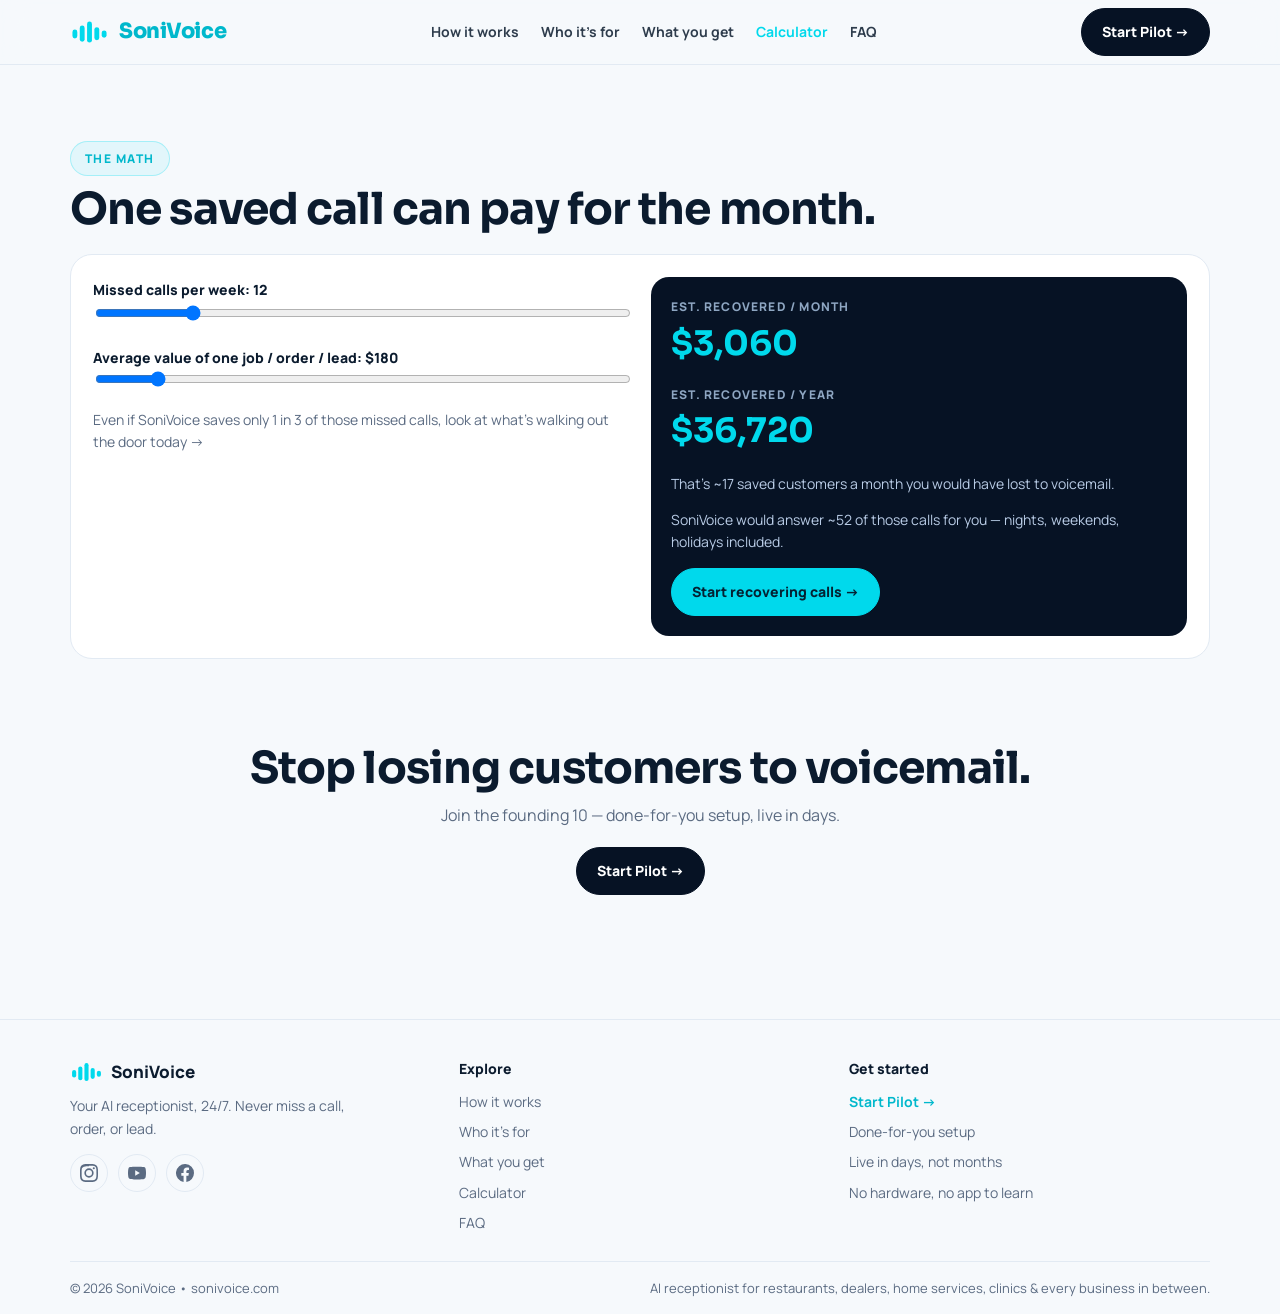
<file: calculator.html>
<!doctype html>
<html lang="en">
<head>
<meta charset="utf-8"/>
<link rel="icon" href="assets/favicon.svg" type="image/svg+xml"/>
<meta name="viewport" content="width=device-width, initial-scale=1, viewport-fit=cover"/>
<meta name="color-scheme" content="light dark"/>
<meta name="google-site-verification" content="89ansJGDZWdEIAxgWgZhGA2kCkxrPbd9LaEfotUJ8JE"/>
<title>Missed-call calculator — SoniVoice</title>
<meta name="description" content="Calculate what missed calls really cost your business — and what SoniVoice could recover."/>
<meta name="theme-color" content="#061224"/>
<meta property="og:type" content="website"/>
<meta property="og:url" content="https://sonivoice.com/calculator.html"/>
<meta property="og:title" content="Missed-call calculator — SoniVoice"/>
<meta property="og:description" content="Your AI receptionist, 24/7. Takes orders, books jobs, qualifies leads — then emails you the summary + recording."/>
<meta name="twitter:card" content="summary_large_image"/>
<meta property="og:image" content="https://sonivoice.com/assets/og-image.png"/>
<meta property="og:image:width" content="1200"/>
<meta property="og:image:height" content="630"/>
<meta property="og:image:alt" content="SoniVoice — Don't answer in 3 rings? We answer for you."/>
<meta name="twitter:image" content="https://sonivoice.com/assets/og-image.png"/>
<meta name="twitter:title" content="SoniVoice — AI Receptionist for Every Business"/>
<meta name="twitter:description" content="Never miss a call, order, or lead again."/>
<meta name="description" content="SoniVoice answers your business calls in 3 rings when you can't. Takes orders, books jobs, qualifies leads — then emails you the summary + voice recording."/>
<link rel="preconnect" href="https://fonts.googleapis.com">
<link href="https://fonts.googleapis.com/css2?family=Sora:wght@400;600;700;800&family=Manrope:wght@400;500;600;700;800&family=JetBrains+Mono:wght@500&display=swap" rel="stylesheet">
<link rel="stylesheet" href="assets/site.css?v=2"/>

<script defer src="https://cloud.umami.is/script.js" data-website-id="f8ac7274-cbc9-4e1a-92d3-32038831d38e"></script>
<script type="application/ld+json">
{
  "@context": "https://schema.org",
  "@type": "Organization",
  "name": "SoniVoice",
  "url": "https://sonivoice.com/",
  "description": "SoniVoice is your AI front desk. Don't answer in 3 rings? It picks up like a human \u2014 takes orders, books jobs, qualifies leads, then emails you the summary and recording.",
  "sameAs": [
    "https://www.instagram.com/sonivoice247/"
  ]
}
</script>
</head>
<body>
<header class="topbar" id="top"><div class="wrap topbar-in">
<a class="logo" href="index.html"><svg class="logo-svg" viewBox="0 0 48 32" fill="none" aria-hidden="true"><rect x="3" y="13" width="6" height="11" rx="3" fill="#00D9EC"/><rect x="12" y="8" width="6" height="20" rx="3" fill="#00D9EC"/><rect x="21" y="3" width="6" height="26" rx="3" fill="#00D9EC"/><rect x="30" y="10" width="6" height="16" rx="3" fill="#00D9EC"/><rect x="39" y="14" width="6" height="9" rx="3" fill="#00D9EC"/></svg><span class="logo-text">SoniVoice</span></a>
<nav class="nav"><a href="how-it-works.html">How it works</a><a href="who-its-for.html">Who it's for</a><a href="what-you-get.html">What you get</a><a href="calculator.html" class="active">Calculator</a><a href="faq.html">FAQ</a></nav>
<a class="btn btn-primary" href="index.html#apply">Start Pilot →</a>
</div></header>
<section id="calculator"><div class="wrap">
<div class="kicker">The math</div><h2 class="title">One saved call can pay for the month.</h2>
<div class="calc">
<div>
<label style="font-weight:800;font-size:14px">Missed calls per week: <span id="missedVal">12</span></label>
<input type="range" id="missed" min="2" max="60" value="12"/>
<label style="font-weight:800;font-size:14px;display:block;margin-top:18px">Average value of one job / order / lead: $<span id="valueVal">180</span></label>
<input type="range" id="jobvalue" min="25" max="1500" value="180" step="5"/>
<p style="color:var(--muted);font-size:14px">Even if SoniVoice saves only 1 in 3 of those missed calls, look at what's walking out the door today →</p>
</div>
<div class="output"><div style="font-size:12px;letter-spacing:.1em;font-weight:800;color:#8EA6C2">EST. RECOVERED / MONTH</div><b id="recovered">$2,880</b><div style="font-size:12px;letter-spacing:.1em;font-weight:800;color:#8EA6C2;margin-top:14px">EST. RECOVERED / YEAR</div><b id="recoveredYear">$34,560</b><p style="color:#B9CCE6;font-size:14px" id="calcNote">That's ~17 saved customers a month you would have lost to voicemail.</p><p style="color:#B9CCE6;font-size:14px" id="calcCalls">SoniVoice would answer ~52 of those calls for you — nights, weekends, holidays included.</p><a href="index.html#apply" class="btn btn-cyan">Start recovering calls →</a></div>
</div>
</div></section>

<section style="padding-top:0"><div class="wrap" style="text-align:center">
<h2 class="title">Stop losing customers to voicemail.</h2>
<p style="color:var(--muted);max-width:560px;margin:0 auto 18px">Join the founding 10 — done-for-you setup, live in days.</p>
<a class="btn btn-primary" href="index.html#apply">Start Pilot →</a>
</div></section>

<footer style="border-top:1px solid var(--line);margin-top:48px"><div class="wrap">
<div style="display:grid;grid-template-columns:repeat(auto-fit,minmax(220px,1fr));gap:28px;padding:38px 0 26px">
<div>
<div style="display:flex;align-items:center;gap:8px;margin-bottom:10px"><svg class="logo-svg" viewBox="0 0 48 32" fill="none" aria-hidden="true" style="height:22px"><rect x="3" y="13" width="6" height="11" rx="3" fill="#00D9EC"/><rect x="12" y="8" width="6" height="20" rx="3" fill="#00D9EC"/><rect x="21" y="3" width="6" height="26" rx="3" fill="#00D9EC"/><rect x="30" y="10" width="6" height="16" rx="3" fill="#00D9EC"/><rect x="39" y="14" width="6" height="9" rx="3" fill="#00D9EC"/></svg><span style="font-weight:800;font-size:17px">SoniVoice</span></div>
<p style="color:var(--muted);font-size:14px;margin:0;max-width:280px">Your AI receptionist, 24/7. Never miss a call, order, or lead.</p><div style="display:flex;gap:10px;margin-top:14px"><a class="soc" href="https://www.instagram.com/sonivoice247/" target="_blank" rel="noopener" aria-label="SoniVoice on Instagram"><svg viewBox="0 0 24 24" aria-hidden="true"><path d="M12 2.2c3.2 0 3.6 0 4.9.1 3.3.1 4.8 1.7 4.9 4.9.1 1.3.1 1.6.1 4.8s0 3.6-.1 4.8c-.1 3.2-1.7 4.8-4.9 4.9-1.3.1-1.6.1-4.9.1-3.2 0-3.6 0-4.8-.1-3.3-.1-4.8-1.7-4.9-4.9-.1-1.3-.1-1.6-.1-4.8s0-3.6.1-4.8C2.4 4.9 4 3.3 7.2 3.2c1.2-.1 1.6-.1 4.8-.1zM12 0C8.7 0 8.3 0 7.1.1 2.7.3.3 2.7.1 7.1 0 8.3 0 8.7 0 12s0 3.7.1 4.9c.2 4.4 2.6 6.8 7 7 1.2.1 1.6.1 4.9.1s3.7 0 4.9-.1c4.4-.2 6.8-2.6 7-7 .1-1.2.1-1.6.1-4.9s0-3.7-.1-4.9c-.2-4.4-2.6-6.8-7-7C15.7 0 15.3 0 12 0zm0 5.8A6.2 6.2 0 1 0 18.2 12 6.2 6.2 0 0 0 12 5.8zm0 10.2A4 4 0 1 1 16 12a4 4 0 0 1-4 4zm6.4-11.8a1.4 1.4 0 1 1-1.4 1.4 1.4 1.4 0 0 1 1.4-1.4z"/></svg></a><a class="soc" href="https://www.youtube.com/@SoniVoice247" target="_blank" rel="noopener" aria-label="SoniVoice on YouTube"><svg viewBox="0 0 24 24" aria-hidden="true"><path d="M23.5 6.2a3 3 0 0 0-2.1-2.1C19.5 3.5 12 3.5 12 3.5s-7.5 0-9.4.6A3 3 0 0 0 .5 6.2 31.3 31.3 0 0 0 0 12a31.3 31.3 0 0 0 .5 5.8 3 3 0 0 0 2.1 2.1c1.9.6 9.4.6 9.4.6s7.5 0 9.4-.6a3 3 0 0 0 2.1-2.1A31.3 31.3 0 0 0 24 12a31.3 31.3 0 0 0-.5-5.8zM9.6 15.6V8.4L15.8 12z"/></svg></a><a class="soc" href="https://www.facebook.com/p/Soni-Voice-61595010433799/" target="_blank" rel="noopener" aria-label="SoniVoice on Facebook"><svg viewBox="0 0 24 24" aria-hidden="true"><path d="M24 12a12 12 0 1 0-13.9 11.9v-8.4h-3v-3.5h3V9.4c0-3 1.8-4.7 4.5-4.7 1.3 0 2.7.2 2.7.2v3h-1.5c-1.5 0-2 1-2 1.9V12h3.3l-.5 3.5h-2.8v8.4A12 12 0 0 0 24 12z"/></svg></a></div>
</div>
<div>
<div style="font-weight:800;font-size:14px;margin-bottom:10px">Explore</div>
<div style="display:grid;gap:8px;font-size:14px;color:var(--muted)">
<a href="how-it-works.html">How it works</a><a href="who-its-for.html">Who it's for</a><a href="what-you-get.html">What you get</a><a href="calculator.html">Calculator</a><a href="faq.html">FAQ</a>
</div>
</div>
<div>
<div style="font-weight:800;font-size:14px;margin-bottom:10px">Get started</div>
<div style="display:grid;gap:8px;font-size:14px;color:var(--muted)">
<a href="index.html#apply" style="color:var(--cyan2);font-weight:700">Start Pilot &rarr;</a>
<span>Done-for-you setup</span><span>Live in days, not months</span><span>No hardware, no app to learn</span>
</div>
</div>
</div>
<div style="border-top:1px solid var(--line);padding:16px 0;display:flex;justify-content:space-between;gap:10px;flex-wrap:wrap;color:var(--muted);font-size:13px">
<span>&copy; 2026 SoniVoice &bull; sonivoice.com</span>
<span>AI receptionist for restaurants, dealers, home services, clinics &amp; every business in between.</span>
</div>
</div></footer>
<script defer src="assets/site.js?v=2"></script>
</body></html>
</file>
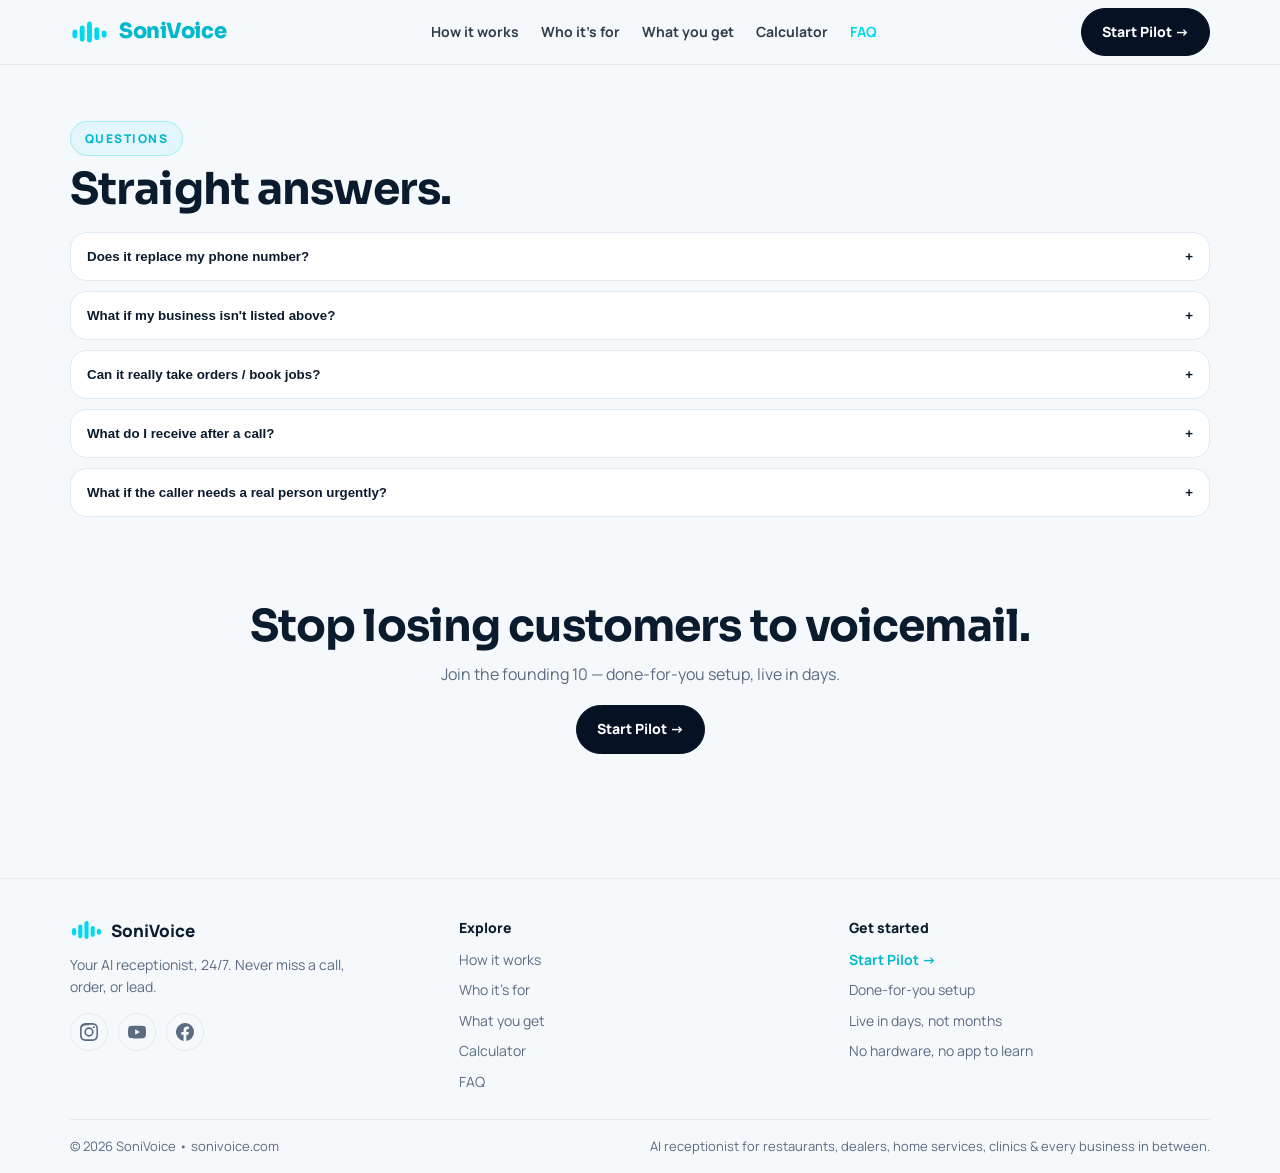
<file: faq.html>
<!doctype html>
<html lang="en">
<head>
<meta charset="utf-8"/>
<link rel="icon" href="assets/favicon.svg" type="image/svg+xml"/>
<meta name="viewport" content="width=device-width, initial-scale=1, viewport-fit=cover"/>
<meta name="color-scheme" content="light dark"/>
<meta name="google-site-verification" content="89ansJGDZWdEIAxgWgZhGA2kCkxrPbd9LaEfotUJ8JE"/>
<title>FAQ — SoniVoice</title>
<meta name="description" content="Straight answers about SoniVoice: setup, the founding pilot, how the AI handles calls, and your data."/>
<meta name="theme-color" content="#061224"/>
<meta property="og:type" content="website"/>
<meta property="og:url" content="https://sonivoice.com/faq.html"/>
<meta property="og:title" content="FAQ — SoniVoice"/>
<meta property="og:description" content="Your AI receptionist, 24/7. Takes orders, books jobs, qualifies leads — then emails you the summary + recording."/>
<meta name="twitter:card" content="summary_large_image"/>
<meta property="og:image" content="https://sonivoice.com/assets/og-image.png"/>
<meta property="og:image:width" content="1200"/>
<meta property="og:image:height" content="630"/>
<meta property="og:image:alt" content="SoniVoice — Don't answer in 3 rings? We answer for you."/>
<meta name="twitter:image" content="https://sonivoice.com/assets/og-image.png"/>
<meta name="twitter:title" content="SoniVoice — AI Receptionist for Every Business"/>
<meta name="twitter:description" content="Never miss a call, order, or lead again."/>
<meta name="description" content="SoniVoice answers your business calls in 3 rings when you can't. Takes orders, books jobs, qualifies leads — then emails you the summary + voice recording."/>
<link rel="preconnect" href="https://fonts.googleapis.com">
<link href="https://fonts.googleapis.com/css2?family=Sora:wght@400;600;700;800&family=Manrope:wght@400;500;600;700;800&family=JetBrains+Mono:wght@500&display=swap" rel="stylesheet">
<link rel="stylesheet" href="assets/site.css?v=2"/>

<script defer src="https://cloud.umami.is/script.js" data-website-id="f8ac7274-cbc9-4e1a-92d3-32038831d38e"></script>
<script type="application/ld+json">
{
  "@context": "https://schema.org",
  "@type": "Organization",
  "name": "SoniVoice",
  "url": "https://sonivoice.com/",
  "description": "SoniVoice is your AI front desk. Don't answer in 3 rings? It picks up like a human \u2014 takes orders, books jobs, qualifies leads, then emails you the summary and recording.",
  "sameAs": [
    "https://www.instagram.com/sonivoice247/"
  ]
}
</script>
<script type="application/ld+json">
{
  "@context": "https://schema.org",
  "@type": "FAQPage",
  "mainEntity": [
    {
      "@type": "Question",
      "name": "Does it replace my phone number?",
      "acceptedAnswer": {
        "@type": "Answer",
        "text": "No. Customers keep calling the number they know. SoniVoice only steps in after 3 rings when you don't answer \u2014 or 24/7 if you want it to."
      }
    },
    {
      "@type": "Question",
      "name": "What if my business isn't listed above?",
      "acceptedAnswer": {
        "@type": "Answer",
        "text": "That's expected \u2014 the list is examples. Any business that gets phone calls for orders, bookings, quotes, or questions is a fit. We train the AI on your business specifically."
      }
    },
    {
      "@type": "Question",
      "name": "Can it really take orders / book jobs?",
      "acceptedAnswer": {
        "@type": "Answer",
        "text": "Yes. It collects the exact fields you need (name, phone, item/service, time, address, notes), repeats them back for confirmation, and sends them to you instantly. Deeper integrations with your order/booking system are the next step we build with you."
      }
    },
    {
      "@type": "Question",
      "name": "What do I receive after a call?",
      "acceptedAnswer": {
        "@type": "Answer",
        "text": "An email within about a minute: who called, what they wanted, all details collected, a full transcript, and the voice recording attached."
      }
    },
    {
      "@type": "Question",
      "name": "What if the caller needs a real person urgently?",
      "acceptedAnswer": {
        "@type": "Answer",
        "text": "We set your escalation rules. Urgent calls can be transferred live to you or your on-call team member."
      }
    }
  ]
}
</script>
</head>
<body>
<header class="topbar" id="top"><div class="wrap topbar-in">
<a class="logo" href="index.html"><svg class="logo-svg" viewBox="0 0 48 32" fill="none" aria-hidden="true"><rect x="3" y="13" width="6" height="11" rx="3" fill="#00D9EC"/><rect x="12" y="8" width="6" height="20" rx="3" fill="#00D9EC"/><rect x="21" y="3" width="6" height="26" rx="3" fill="#00D9EC"/><rect x="30" y="10" width="6" height="16" rx="3" fill="#00D9EC"/><rect x="39" y="14" width="6" height="9" rx="3" fill="#00D9EC"/></svg><span class="logo-text">SoniVoice</span></a>
<nav class="nav"><a href="how-it-works.html">How it works</a><a href="who-its-for.html">Who it's for</a><a href="what-you-get.html">What you get</a><a href="calculator.html">Calculator</a><a href="faq.html" class="active">FAQ</a></nav>
<a class="btn btn-primary" href="index.html#apply">Start Pilot →</a>
</div></header>
<section id="faq" style="padding-top:56px"><div class="wrap">
<div class="kicker">Questions</div><h2 class="title">Straight answers.</h2>
<div class="faq" id="faqList">
<div class="faq-item"><button>Does it replace my phone number? <span>+</span></button><div>No. Customers keep calling the number they know. SoniVoice only steps in after 3 rings when you don't answer — or 24/7 if you want it to.</div></div>
<div class="faq-item"><button>What if my business isn't listed above? <span>+</span></button><div>That's expected — the list is examples. Any business that gets phone calls for orders, bookings, quotes, or questions is a fit. We train the AI on your business specifically.</div></div>
<div class="faq-item"><button>Can it really take orders / book jobs? <span>+</span></button><div>Yes. It collects the exact fields you need (name, phone, item/service, time, address, notes), repeats them back for confirmation, and sends them to you instantly. Deeper integrations with your order/booking system are the next step we build with you.</div></div>
<div class="faq-item"><button>What do I receive after a call? <span>+</span></button><div>An email within about a minute: who called, what they wanted, all details collected, a full transcript, and the voice recording attached.</div></div>
<div class="faq-item"><button>What if the caller needs a real person urgently? <span>+</span></button><div>We set your escalation rules. Urgent calls can be transferred live to you or your on-call team member.</div></div>
</div>
</div></section>
<section style="padding-top:0"><div class="wrap" style="text-align:center">
<h2 class="title">Stop losing customers to voicemail.</h2>
<p style="color:var(--muted);max-width:560px;margin:0 auto 18px">Join the founding 10 — done-for-you setup, live in days.</p>
<a class="btn btn-primary" href="index.html#apply">Start Pilot →</a>
</div></section>

<footer style="border-top:1px solid var(--line);margin-top:48px"><div class="wrap">
<div style="display:grid;grid-template-columns:repeat(auto-fit,minmax(220px,1fr));gap:28px;padding:38px 0 26px">
<div>
<div style="display:flex;align-items:center;gap:8px;margin-bottom:10px"><svg class="logo-svg" viewBox="0 0 48 32" fill="none" aria-hidden="true" style="height:22px"><rect x="3" y="13" width="6" height="11" rx="3" fill="#00D9EC"/><rect x="12" y="8" width="6" height="20" rx="3" fill="#00D9EC"/><rect x="21" y="3" width="6" height="26" rx="3" fill="#00D9EC"/><rect x="30" y="10" width="6" height="16" rx="3" fill="#00D9EC"/><rect x="39" y="14" width="6" height="9" rx="3" fill="#00D9EC"/></svg><span style="font-weight:800;font-size:17px">SoniVoice</span></div>
<p style="color:var(--muted);font-size:14px;margin:0;max-width:280px">Your AI receptionist, 24/7. Never miss a call, order, or lead.</p><div style="display:flex;gap:10px;margin-top:14px"><a class="soc" href="https://www.instagram.com/sonivoice247/" target="_blank" rel="noopener" aria-label="SoniVoice on Instagram"><svg viewBox="0 0 24 24" aria-hidden="true"><path d="M12 2.2c3.2 0 3.6 0 4.9.1 3.3.1 4.8 1.7 4.9 4.9.1 1.3.1 1.6.1 4.8s0 3.6-.1 4.8c-.1 3.2-1.7 4.8-4.9 4.9-1.3.1-1.6.1-4.9.1-3.2 0-3.6 0-4.8-.1-3.3-.1-4.8-1.7-4.9-4.9-.1-1.3-.1-1.6-.1-4.8s0-3.6.1-4.8C2.4 4.9 4 3.3 7.2 3.2c1.2-.1 1.6-.1 4.8-.1zM12 0C8.7 0 8.3 0 7.1.1 2.7.3.3 2.7.1 7.1 0 8.3 0 8.7 0 12s0 3.7.1 4.9c.2 4.4 2.6 6.8 7 7 1.2.1 1.6.1 4.9.1s3.7 0 4.9-.1c4.4-.2 6.8-2.6 7-7 .1-1.2.1-1.6.1-4.9s0-3.7-.1-4.9c-.2-4.4-2.6-6.8-7-7C15.7 0 15.3 0 12 0zm0 5.8A6.2 6.2 0 1 0 18.2 12 6.2 6.2 0 0 0 12 5.8zm0 10.2A4 4 0 1 1 16 12a4 4 0 0 1-4 4zm6.4-11.8a1.4 1.4 0 1 1-1.4 1.4 1.4 1.4 0 0 1 1.4-1.4z"/></svg></a><a class="soc" href="https://www.youtube.com/@SoniVoice247" target="_blank" rel="noopener" aria-label="SoniVoice on YouTube"><svg viewBox="0 0 24 24" aria-hidden="true"><path d="M23.5 6.2a3 3 0 0 0-2.1-2.1C19.5 3.5 12 3.5 12 3.5s-7.5 0-9.4.6A3 3 0 0 0 .5 6.2 31.3 31.3 0 0 0 0 12a31.3 31.3 0 0 0 .5 5.8 3 3 0 0 0 2.1 2.1c1.9.6 9.4.6 9.4.6s7.5 0 9.4-.6a3 3 0 0 0 2.1-2.1A31.3 31.3 0 0 0 24 12a31.3 31.3 0 0 0-.5-5.8zM9.6 15.6V8.4L15.8 12z"/></svg></a><a class="soc" href="https://www.facebook.com/p/Soni-Voice-61595010433799/" target="_blank" rel="noopener" aria-label="SoniVoice on Facebook"><svg viewBox="0 0 24 24" aria-hidden="true"><path d="M24 12a12 12 0 1 0-13.9 11.9v-8.4h-3v-3.5h3V9.4c0-3 1.8-4.7 4.5-4.7 1.3 0 2.7.2 2.7.2v3h-1.5c-1.5 0-2 1-2 1.9V12h3.3l-.5 3.5h-2.8v8.4A12 12 0 0 0 24 12z"/></svg></a></div>
</div>
<div>
<div style="font-weight:800;font-size:14px;margin-bottom:10px">Explore</div>
<div style="display:grid;gap:8px;font-size:14px;color:var(--muted)">
<a href="how-it-works.html">How it works</a><a href="who-its-for.html">Who it's for</a><a href="what-you-get.html">What you get</a><a href="calculator.html">Calculator</a><a href="faq.html">FAQ</a>
</div>
</div>
<div>
<div style="font-weight:800;font-size:14px;margin-bottom:10px">Get started</div>
<div style="display:grid;gap:8px;font-size:14px;color:var(--muted)">
<a href="index.html#apply" style="color:var(--cyan2);font-weight:700">Start Pilot &rarr;</a>
<span>Done-for-you setup</span><span>Live in days, not months</span><span>No hardware, no app to learn</span>
</div>
</div>
</div>
<div style="border-top:1px solid var(--line);padding:16px 0;display:flex;justify-content:space-between;gap:10px;flex-wrap:wrap;color:var(--muted);font-size:13px">
<span>&copy; 2026 SoniVoice &bull; sonivoice.com</span>
<span>AI receptionist for restaurants, dealers, home services, clinics &amp; every business in between.</span>
</div>
</div></footer>
<script defer src="assets/site.js?v=2"></script>
</body></html>
</file>
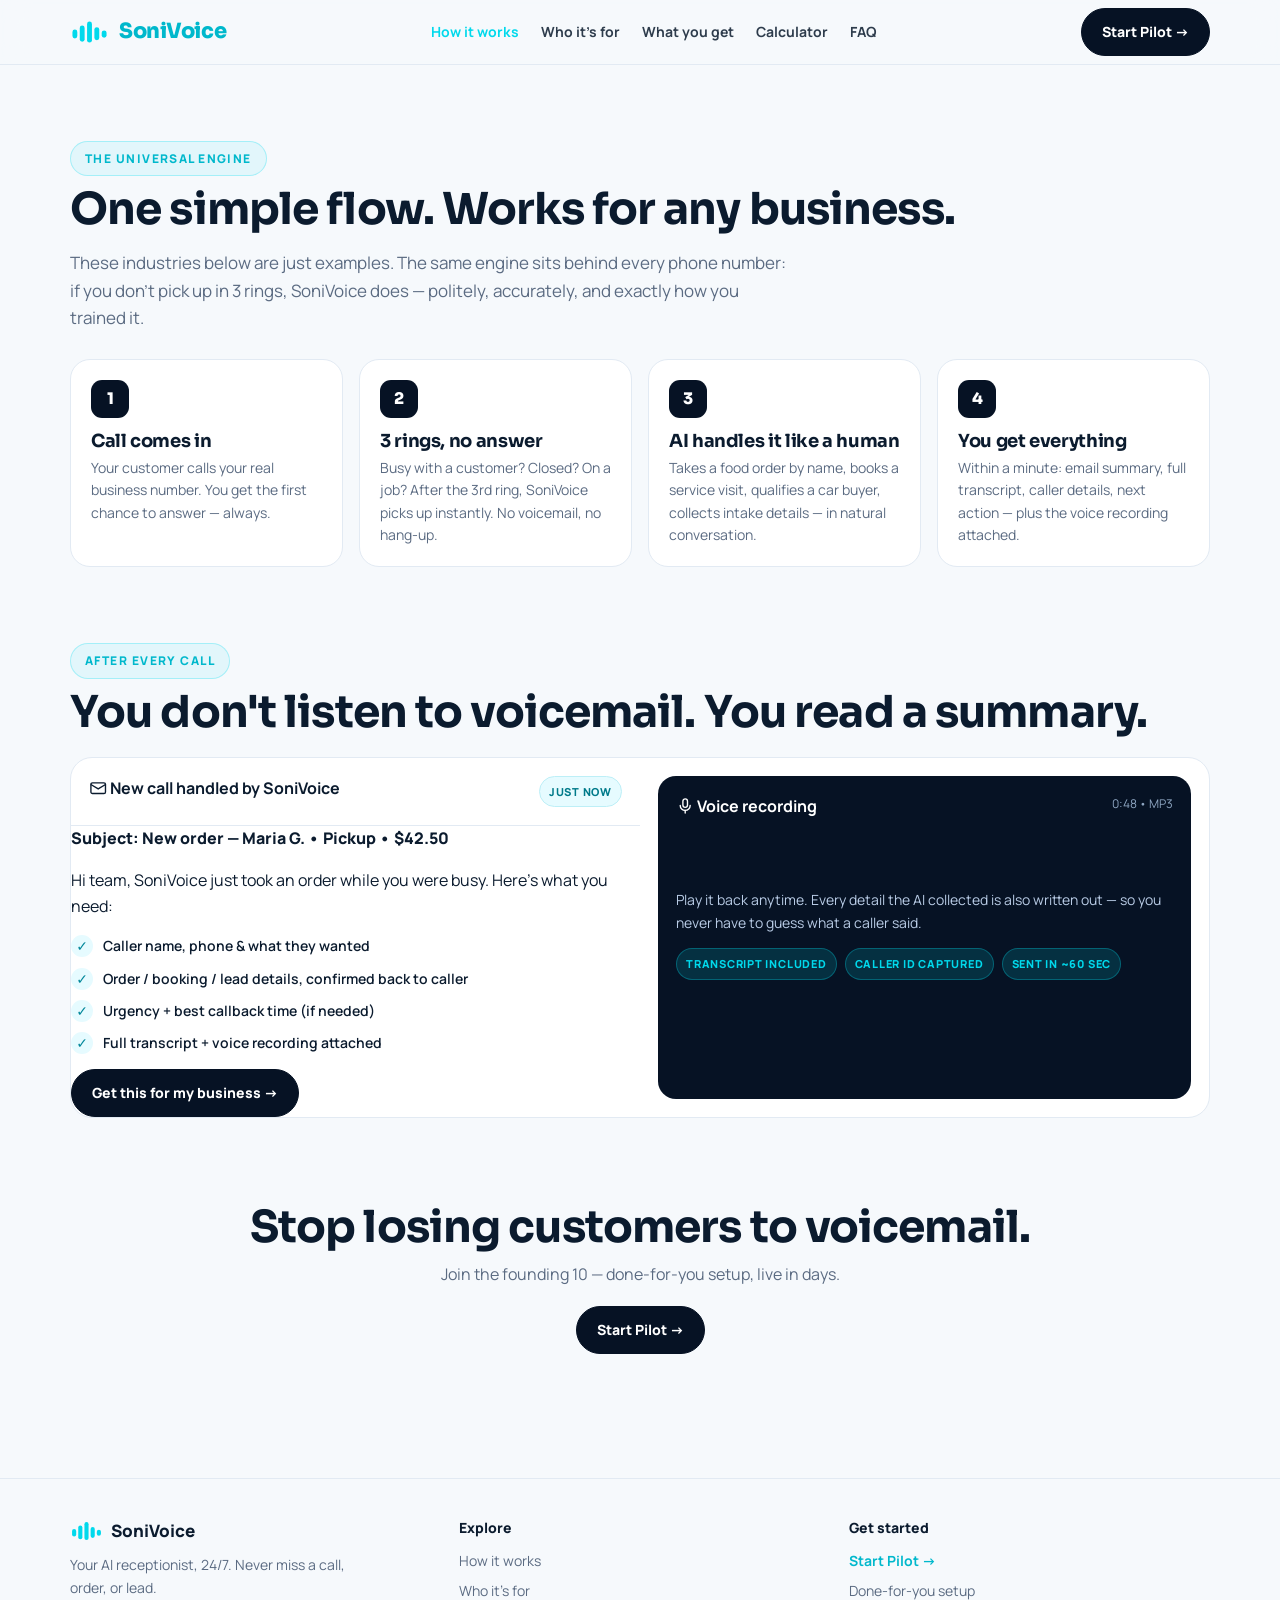
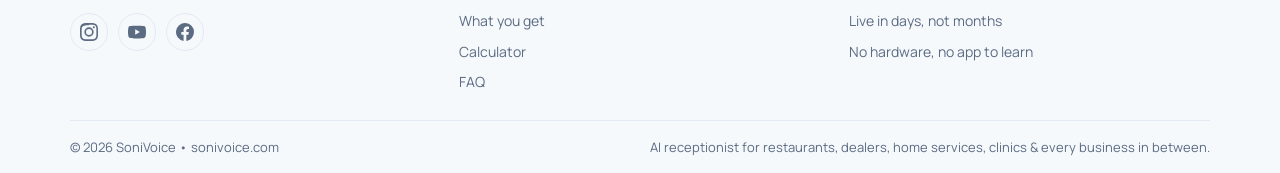
<file: how-it-works.html>
<!doctype html>
<html lang="en">
<head>
<meta charset="utf-8"/>
<link rel="icon" href="assets/favicon.svg" type="image/svg+xml"/>
<meta name="viewport" content="width=device-width, initial-scale=1, viewport-fit=cover"/>
<meta name="color-scheme" content="light dark"/>
<meta name="google-site-verification" content="89ansJGDZWdEIAxgWgZhGA2kCkxrPbd9LaEfotUJ8JE"/>
<title>How it works — SoniVoice</title>
<meta name="description" content="How SoniVoice works: your AI receptionist answers in 3 rings, handles the call like your front desk, then emails you a summary and recording."/>
<meta name="theme-color" content="#061224"/>
<meta property="og:type" content="website"/>
<meta property="og:url" content="https://sonivoice.com/how-it-works.html"/>
<meta property="og:title" content="How it works — SoniVoice"/>
<meta property="og:description" content="Your AI receptionist, 24/7. Takes orders, books jobs, qualifies leads — then emails you the summary + recording."/>
<meta name="twitter:card" content="summary_large_image"/>
<meta property="og:image" content="https://sonivoice.com/assets/og-image.png"/>
<meta property="og:image:width" content="1200"/>
<meta property="og:image:height" content="630"/>
<meta property="og:image:alt" content="SoniVoice — Don't answer in 3 rings? We answer for you."/>
<meta name="twitter:image" content="https://sonivoice.com/assets/og-image.png"/>
<meta name="twitter:title" content="SoniVoice — AI Receptionist for Every Business"/>
<meta name="twitter:description" content="Never miss a call, order, or lead again."/>
<meta name="description" content="SoniVoice answers your business calls in 3 rings when you can't. Takes orders, books jobs, qualifies leads — then emails you the summary + voice recording."/>
<link rel="preconnect" href="https://fonts.googleapis.com">
<link href="https://fonts.googleapis.com/css2?family=Sora:wght@400;600;700;800&family=Manrope:wght@400;500;600;700;800&family=JetBrains+Mono:wght@500&display=swap" rel="stylesheet">
<link rel="stylesheet" href="assets/site.css?v=2"/>

<script defer src="https://cloud.umami.is/script.js" data-website-id="f8ac7274-cbc9-4e1a-92d3-32038831d38e"></script>
<script type="application/ld+json">
{
  "@context": "https://schema.org",
  "@type": "Organization",
  "name": "SoniVoice",
  "url": "https://sonivoice.com/",
  "description": "SoniVoice is your AI front desk. Don't answer in 3 rings? It picks up like a human \u2014 takes orders, books jobs, qualifies leads, then emails you the summary and recording.",
  "sameAs": [
    "https://www.instagram.com/sonivoice247/"
  ]
}
</script>
</head>
<body>
<header class="topbar" id="top"><div class="wrap topbar-in">
<a class="logo" href="index.html"><svg class="logo-svg" viewBox="0 0 48 32" fill="none" aria-hidden="true"><rect x="3" y="13" width="6" height="11" rx="3" fill="#00D9EC"/><rect x="12" y="8" width="6" height="20" rx="3" fill="#00D9EC"/><rect x="21" y="3" width="6" height="26" rx="3" fill="#00D9EC"/><rect x="30" y="10" width="6" height="16" rx="3" fill="#00D9EC"/><rect x="39" y="14" width="6" height="9" rx="3" fill="#00D9EC"/></svg><span class="logo-text">SoniVoice</span></a>
<nav class="nav"><a href="how-it-works.html" class="active">How it works</a><a href="who-its-for.html">Who it's for</a><a href="what-you-get.html">What you get</a><a href="calculator.html">Calculator</a><a href="faq.html">FAQ</a></nav>
<a class="btn btn-primary" href="index.html#apply">Start Pilot →</a>
</div></header>
<section id="how"><div class="wrap">
<div class="kicker">The universal engine</div><h2 class="title">One simple flow. Works for any business.</h2>
<p class="sub">These industries below are just examples. The same engine sits behind every phone number: if you don't pick up in 3 rings, SoniVoice does — politely, accurately, and exactly how you trained it.</p>
<div class="steps">
<div class="step"><div class="step-num">1</div><h3>Call comes in</h3><p>Your customer calls your real business number. You get the first chance to answer — always.</p></div>
<div class="step"><div class="step-num">2</div><h3>3 rings, no answer</h3><p>Busy with a customer? Closed? On a job? After the 3rd ring, SoniVoice picks up instantly. No voicemail, no hang-up.</p></div>
<div class="step"><div class="step-num">3</div><h3>AI handles it like a human</h3><p>Takes a food order by name, books a service visit, qualifies a car buyer, collects intake details — in natural conversation.</p></div>
<div class="step"><div class="step-num">4</div><h3>You get everything</h3><p>Within a minute: email summary, full transcript, caller details, next action — plus the voice recording attached.</p></div>
</div>
</div></section>
<section id="inbox" style="padding-top:0"><div class="wrap">
<div class="kicker">After every call</div><h2 class="title">You don't listen to voicemail. You read a summary.</h2>
<div class="email-card">
<div>
<div class="email-head"><b><span class="ic" data-ic="email"></span> New call handled by SoniVoice</b><span class="badge" style="background:#E6FBFF;color:#007A8A;border-color:#BDEFF7">Just now</span></div>
<div class="email-body">
<div style="font-weight:800">Subject: New order — Maria G. • Pickup • $42.50</div>
<p>Hi team, SoniVoice just took an order while you were busy. Here's what you need:</p>
<ul class="checklist"><li>Caller name, phone & what they wanted</li><li>Order / booking / lead details, confirmed back to caller</li><li>Urgency + best callback time (if needed)</li><li>Full transcript + voice recording attached</li></ul>
<a href="index.html#apply" class="btn btn-primary">Get this for my business →</a>
</div></div>
<div class="audio">
<div style="display:flex;justify-content:space-between"><b><span class="ic" data-ic="mic"></span> Voice recording</b><span style="color:#8EA6C2;font-size:12px">0:48 • MP3</span></div>
<div class="wave"><span></span><span></span><span></span><span></span><span></span><span></span><span></span><span></span><span></span><span></span><span></span><span></span></div>
<p style="color:#B9CCE6;font-size:14px">Play it back anytime. Every detail the AI collected is also written out — so you never have to guess what a caller said.</p>
<div style="display:flex;gap:8px;flex-wrap:wrap;margin-top:12px"><span class="badge">Transcript included</span><span class="badge">Caller ID captured</span><span class="badge">Sent in ~60 sec</span></div>
</div></div>
</div></section>
<section style="padding-top:0"><div class="wrap" style="text-align:center">
<h2 class="title">Stop losing customers to voicemail.</h2>
<p style="color:var(--muted);max-width:560px;margin:0 auto 18px">Join the founding 10 — done-for-you setup, live in days.</p>
<a class="btn btn-primary" href="index.html#apply">Start Pilot →</a>
</div></section>

<footer style="border-top:1px solid var(--line);margin-top:48px"><div class="wrap">
<div style="display:grid;grid-template-columns:repeat(auto-fit,minmax(220px,1fr));gap:28px;padding:38px 0 26px">
<div>
<div style="display:flex;align-items:center;gap:8px;margin-bottom:10px"><svg class="logo-svg" viewBox="0 0 48 32" fill="none" aria-hidden="true" style="height:22px"><rect x="3" y="13" width="6" height="11" rx="3" fill="#00D9EC"/><rect x="12" y="8" width="6" height="20" rx="3" fill="#00D9EC"/><rect x="21" y="3" width="6" height="26" rx="3" fill="#00D9EC"/><rect x="30" y="10" width="6" height="16" rx="3" fill="#00D9EC"/><rect x="39" y="14" width="6" height="9" rx="3" fill="#00D9EC"/></svg><span style="font-weight:800;font-size:17px">SoniVoice</span></div>
<p style="color:var(--muted);font-size:14px;margin:0;max-width:280px">Your AI receptionist, 24/7. Never miss a call, order, or lead.</p><div style="display:flex;gap:10px;margin-top:14px"><a class="soc" href="https://www.instagram.com/sonivoice247/" target="_blank" rel="noopener" aria-label="SoniVoice on Instagram"><svg viewBox="0 0 24 24" aria-hidden="true"><path d="M12 2.2c3.2 0 3.6 0 4.9.1 3.3.1 4.8 1.7 4.9 4.9.1 1.3.1 1.6.1 4.8s0 3.6-.1 4.8c-.1 3.2-1.7 4.8-4.9 4.9-1.3.1-1.6.1-4.9.1-3.2 0-3.6 0-4.8-.1-3.3-.1-4.8-1.7-4.9-4.9-.1-1.3-.1-1.6-.1-4.8s0-3.6.1-4.8C2.4 4.9 4 3.3 7.2 3.2c1.2-.1 1.6-.1 4.8-.1zM12 0C8.7 0 8.3 0 7.1.1 2.7.3.3 2.7.1 7.1 0 8.3 0 8.7 0 12s0 3.7.1 4.9c.2 4.4 2.6 6.8 7 7 1.2.1 1.6.1 4.9.1s3.7 0 4.9-.1c4.4-.2 6.8-2.6 7-7 .1-1.2.1-1.6.1-4.9s0-3.7-.1-4.9c-.2-4.4-2.6-6.8-7-7C15.7 0 15.3 0 12 0zm0 5.8A6.2 6.2 0 1 0 18.2 12 6.2 6.2 0 0 0 12 5.8zm0 10.2A4 4 0 1 1 16 12a4 4 0 0 1-4 4zm6.4-11.8a1.4 1.4 0 1 1-1.4 1.4 1.4 1.4 0 0 1 1.4-1.4z"/></svg></a><a class="soc" href="https://www.youtube.com/@SoniVoice247" target="_blank" rel="noopener" aria-label="SoniVoice on YouTube"><svg viewBox="0 0 24 24" aria-hidden="true"><path d="M23.5 6.2a3 3 0 0 0-2.1-2.1C19.5 3.5 12 3.5 12 3.5s-7.5 0-9.4.6A3 3 0 0 0 .5 6.2 31.3 31.3 0 0 0 0 12a31.3 31.3 0 0 0 .5 5.8 3 3 0 0 0 2.1 2.1c1.9.6 9.4.6 9.4.6s7.5 0 9.4-.6a3 3 0 0 0 2.1-2.1A31.3 31.3 0 0 0 24 12a31.3 31.3 0 0 0-.5-5.8zM9.6 15.6V8.4L15.8 12z"/></svg></a><a class="soc" href="https://www.facebook.com/p/Soni-Voice-61595010433799/" target="_blank" rel="noopener" aria-label="SoniVoice on Facebook"><svg viewBox="0 0 24 24" aria-hidden="true"><path d="M24 12a12 12 0 1 0-13.9 11.9v-8.4h-3v-3.5h3V9.4c0-3 1.8-4.7 4.5-4.7 1.3 0 2.7.2 2.7.2v3h-1.5c-1.5 0-2 1-2 1.9V12h3.3l-.5 3.5h-2.8v8.4A12 12 0 0 0 24 12z"/></svg></a></div>
</div>
<div>
<div style="font-weight:800;font-size:14px;margin-bottom:10px">Explore</div>
<div style="display:grid;gap:8px;font-size:14px;color:var(--muted)">
<a href="how-it-works.html">How it works</a><a href="who-its-for.html">Who it's for</a><a href="what-you-get.html">What you get</a><a href="calculator.html">Calculator</a><a href="faq.html">FAQ</a>
</div>
</div>
<div>
<div style="font-weight:800;font-size:14px;margin-bottom:10px">Get started</div>
<div style="display:grid;gap:8px;font-size:14px;color:var(--muted)">
<a href="index.html#apply" style="color:var(--cyan2);font-weight:700">Start Pilot &rarr;</a>
<span>Done-for-you setup</span><span>Live in days, not months</span><span>No hardware, no app to learn</span>
</div>
</div>
</div>
<div style="border-top:1px solid var(--line);padding:16px 0;display:flex;justify-content:space-between;gap:10px;flex-wrap:wrap;color:var(--muted);font-size:13px">
<span>&copy; 2026 SoniVoice &bull; sonivoice.com</span>
<span>AI receptionist for restaurants, dealers, home services, clinics &amp; every business in between.</span>
</div>
</div></footer>
<script defer src="assets/site.js?v=2"></script>
</body></html>
</file>
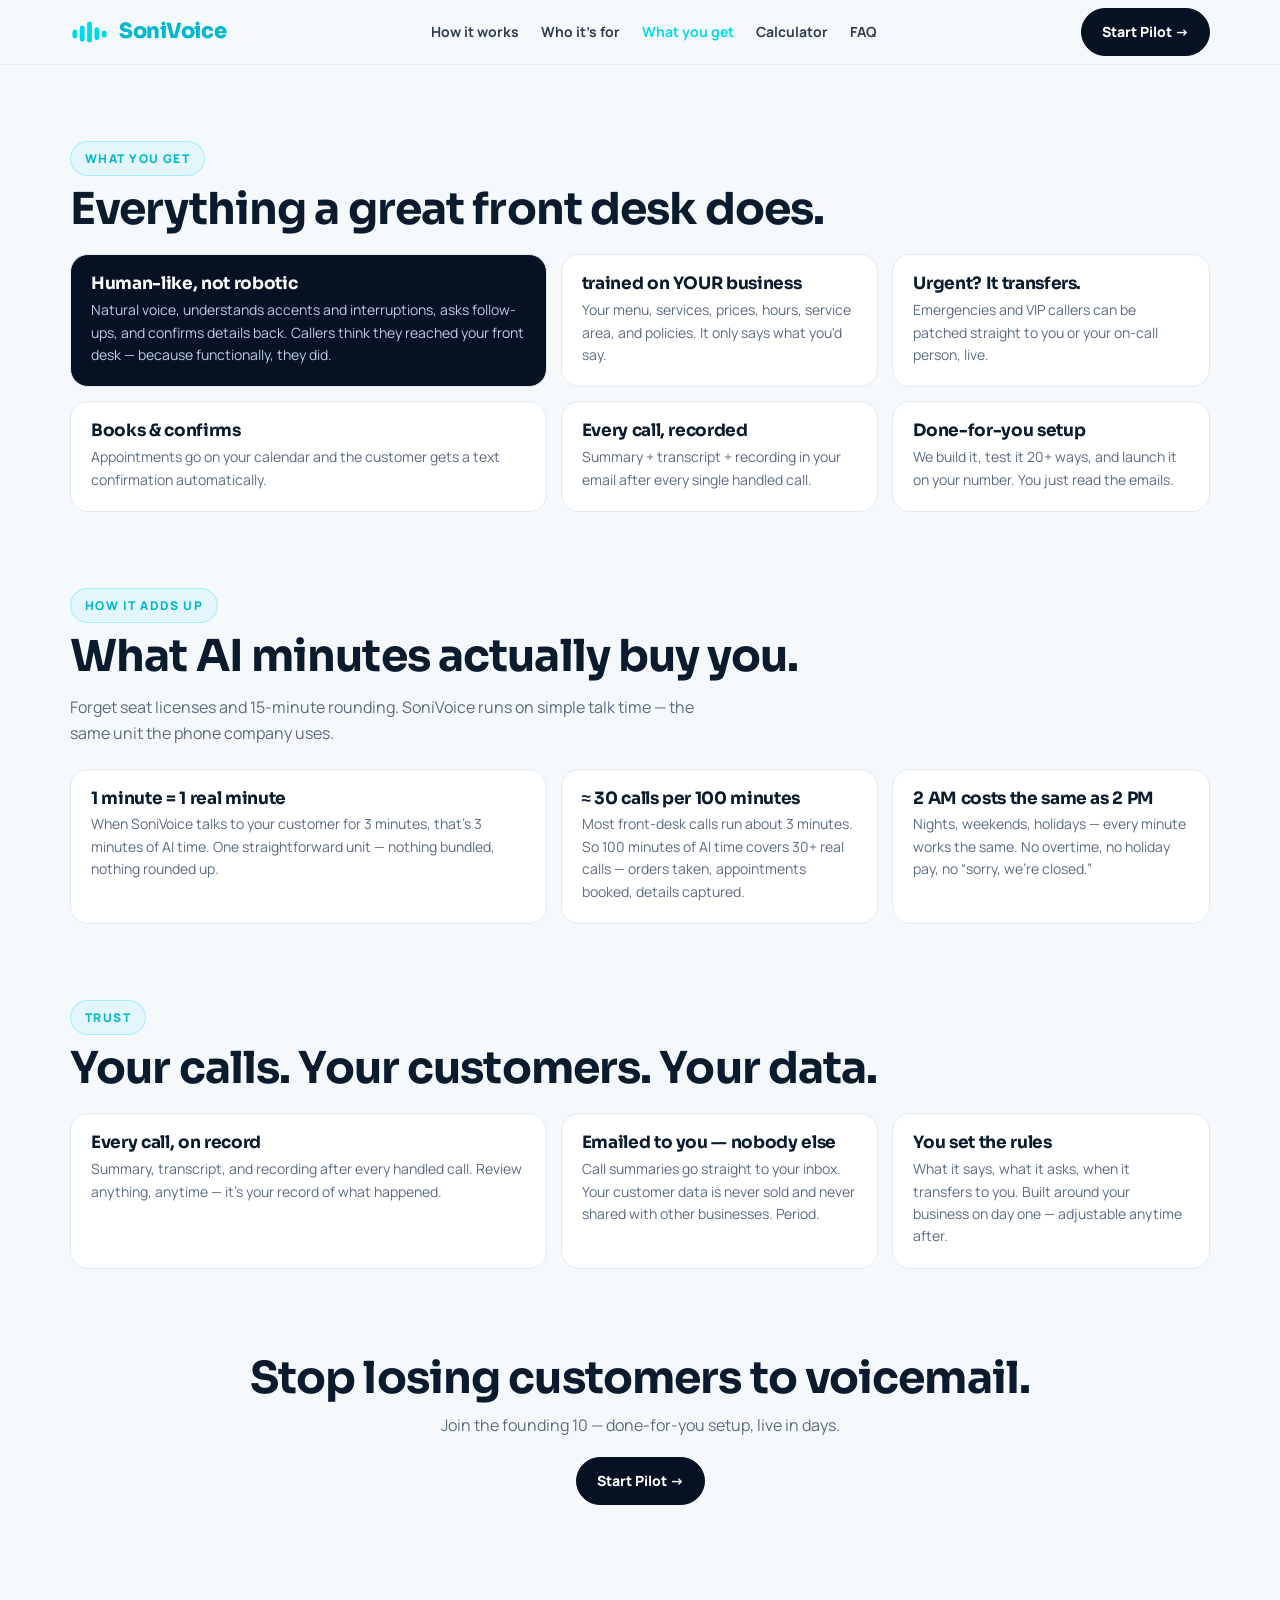
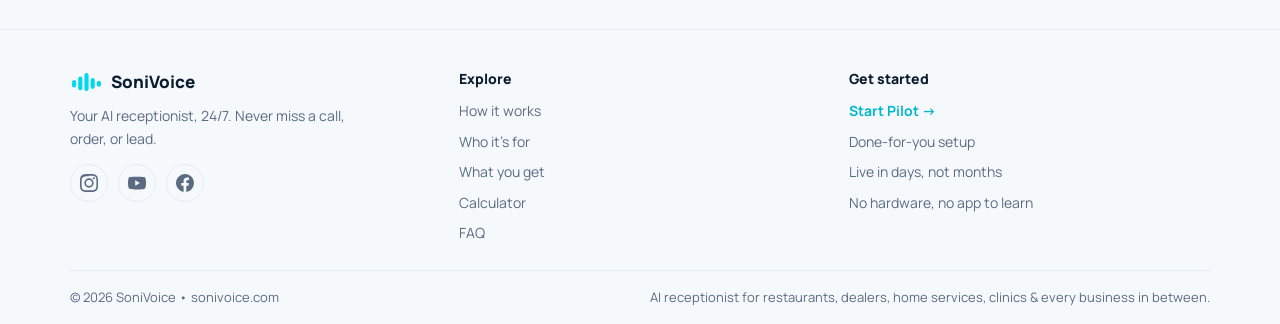
<file: what-you-get.html>
<!doctype html>
<html lang="en">
<head>
<meta charset="utf-8"/>
<link rel="icon" href="assets/favicon.svg" type="image/svg+xml"/>
<meta name="viewport" content="width=device-width, initial-scale=1, viewport-fit=cover"/>
<meta name="color-scheme" content="light dark"/>
<meta name="google-site-verification" content="89ansJGDZWdEIAxgWgZhGA2kCkxrPbd9LaEfotUJ8JE"/>
<title>What you get — SoniVoice</title>
<meta name="description" content="Everything a great front desk does: human-like AI voice, done-for-you setup, call recordings and transcripts, and your data staying yours."/>
<meta name="theme-color" content="#061224"/>
<meta property="og:type" content="website"/>
<meta property="og:url" content="https://sonivoice.com/what-you-get.html"/>
<meta property="og:title" content="What you get — SoniVoice"/>
<meta property="og:description" content="Your AI receptionist, 24/7. Takes orders, books jobs, qualifies leads — then emails you the summary + recording."/>
<meta name="twitter:card" content="summary_large_image"/>
<meta property="og:image" content="https://sonivoice.com/assets/og-image.png"/>
<meta property="og:image:width" content="1200"/>
<meta property="og:image:height" content="630"/>
<meta property="og:image:alt" content="SoniVoice — Don't answer in 3 rings? We answer for you."/>
<meta name="twitter:image" content="https://sonivoice.com/assets/og-image.png"/>
<meta name="twitter:title" content="SoniVoice — AI Receptionist for Every Business"/>
<meta name="twitter:description" content="Never miss a call, order, or lead again."/>
<meta name="description" content="SoniVoice answers your business calls in 3 rings when you can't. Takes orders, books jobs, qualifies leads — then emails you the summary + voice recording."/>
<link rel="preconnect" href="https://fonts.googleapis.com">
<link href="https://fonts.googleapis.com/css2?family=Sora:wght@400;600;700;800&family=Manrope:wght@400;500;600;700;800&family=JetBrains+Mono:wght@500&display=swap" rel="stylesheet">
<link rel="stylesheet" href="assets/site.css?v=2"/>

<script defer src="https://cloud.umami.is/script.js" data-website-id="f8ac7274-cbc9-4e1a-92d3-32038831d38e"></script>
<script type="application/ld+json">
{
  "@context": "https://schema.org",
  "@type": "Organization",
  "name": "SoniVoice",
  "url": "https://sonivoice.com/",
  "description": "SoniVoice is your AI front desk. Don't answer in 3 rings? It picks up like a human \u2014 takes orders, books jobs, qualifies leads, then emails you the summary and recording.",
  "sameAs": [
    "https://www.instagram.com/sonivoice247/"
  ]
}
</script>
</head>
<body>
<header class="topbar" id="top"><div class="wrap topbar-in">
<a class="logo" href="index.html"><svg class="logo-svg" viewBox="0 0 48 32" fill="none" aria-hidden="true"><rect x="3" y="13" width="6" height="11" rx="3" fill="#00D9EC"/><rect x="12" y="8" width="6" height="20" rx="3" fill="#00D9EC"/><rect x="21" y="3" width="6" height="26" rx="3" fill="#00D9EC"/><rect x="30" y="10" width="6" height="16" rx="3" fill="#00D9EC"/><rect x="39" y="14" width="6" height="9" rx="3" fill="#00D9EC"/></svg><span class="logo-text">SoniVoice</span></a>
<nav class="nav"><a href="how-it-works.html">How it works</a><a href="who-its-for.html">Who it's for</a><a href="what-you-get.html" class="active">What you get</a><a href="calculator.html">Calculator</a><a href="faq.html">FAQ</a></nav>
<a class="btn btn-primary" href="index.html#apply">Start Pilot →</a>
</div></header>
<section id="get"><div class="wrap">
<div class="kicker">What you get</div><h2 class="title">Everything a great front desk does.</h2>
<div class="features">
<div class="feature big"><h3>Human-like, not robotic</h3><p>Natural voice, understands accents and interruptions, asks follow-ups, and confirms details back. Callers think they reached your front desk — because functionally, they did.</p></div>
<div class="feature"><h3> trained on YOUR business</h3><p>Your menu, services, prices, hours, service area, and policies. It only says what you'd say.</p></div>
<div class="feature"><h3>Urgent? It transfers.</h3><p>Emergencies and VIP callers can be patched straight to you or your on-call person, live.</p></div>
<div class="feature"><h3>Books & confirms</h3><p>Appointments go on your calendar and the customer gets a text confirmation automatically.</p></div>
<div class="feature"><h3>Every call, recorded</h3><p>Summary + transcript + recording in your email after every single handled call.</p></div>
<div class="feature"><h3>Done-for-you setup</h3><p>We build it, test it 20+ ways, and launch it on your number. You just read the emails.</p></div>
</div>
</div></section>

<section id="minutes" style="padding-top:0"><div class="wrap">
<div class="kicker">How it adds up</div><h2 class="title">What AI minutes actually buy you.</h2>
<p style="color:var(--muted);max-width:640px">Forget seat licenses and 15-minute rounding. SoniVoice runs on simple talk time — the same unit the phone company uses.</p>
<div class="features">
<div class="feature"><h3>1 minute = 1 real minute</h3><p>When SoniVoice talks to your customer for 3 minutes, that's 3 minutes of AI time. One straightforward unit — nothing bundled, nothing rounded up.</p></div>
<div class="feature"><h3>&asymp; 30 calls per 100 minutes</h3><p>Most front-desk calls run about 3 minutes. So 100 minutes of AI time covers 30+ real calls — orders taken, appointments booked, details captured.</p></div>
<div class="feature"><h3>2 AM costs the same as 2 PM</h3><p>Nights, weekends, holidays — every minute works the same. No overtime, no holiday pay, no &ldquo;sorry, we&rsquo;re closed.&rdquo;</p></div>
</div>
</div></section>
<section id="trust" style="padding-top:0"><div class="wrap">
<div class="kicker">Trust</div><h2 class="title">Your calls. Your customers. Your data.</h2>
<div class="features">
<div class="feature"><h3>Every call, on record</h3><p>Summary, transcript, and recording after every handled call. Review anything, anytime — it&rsquo;s your record of what happened.</p></div>
<div class="feature"><h3>Emailed to you — nobody else</h3><p>Call summaries go straight to your inbox. Your customer data is never sold and never shared with other businesses. Period.</p></div>
<div class="feature"><h3>You set the rules</h3><p>What it says, what it asks, when it transfers to you. Built around your business on day one — adjustable anytime after.</p></div>
</div>
</div></section>
<section style="padding-top:0"><div class="wrap" style="text-align:center">
<h2 class="title">Stop losing customers to voicemail.</h2>
<p style="color:var(--muted);max-width:560px;margin:0 auto 18px">Join the founding 10 — done-for-you setup, live in days.</p>
<a class="btn btn-primary" href="index.html#apply">Start Pilot →</a>
</div></section>

<footer style="border-top:1px solid var(--line);margin-top:48px"><div class="wrap">
<div style="display:grid;grid-template-columns:repeat(auto-fit,minmax(220px,1fr));gap:28px;padding:38px 0 26px">
<div>
<div style="display:flex;align-items:center;gap:8px;margin-bottom:10px"><svg class="logo-svg" viewBox="0 0 48 32" fill="none" aria-hidden="true" style="height:22px"><rect x="3" y="13" width="6" height="11" rx="3" fill="#00D9EC"/><rect x="12" y="8" width="6" height="20" rx="3" fill="#00D9EC"/><rect x="21" y="3" width="6" height="26" rx="3" fill="#00D9EC"/><rect x="30" y="10" width="6" height="16" rx="3" fill="#00D9EC"/><rect x="39" y="14" width="6" height="9" rx="3" fill="#00D9EC"/></svg><span style="font-weight:800;font-size:17px">SoniVoice</span></div>
<p style="color:var(--muted);font-size:14px;margin:0;max-width:280px">Your AI receptionist, 24/7. Never miss a call, order, or lead.</p><div style="display:flex;gap:10px;margin-top:14px"><a class="soc" href="https://www.instagram.com/sonivoice247/" target="_blank" rel="noopener" aria-label="SoniVoice on Instagram"><svg viewBox="0 0 24 24" aria-hidden="true"><path d="M12 2.2c3.2 0 3.6 0 4.9.1 3.3.1 4.8 1.7 4.9 4.9.1 1.3.1 1.6.1 4.8s0 3.6-.1 4.8c-.1 3.2-1.7 4.8-4.9 4.9-1.3.1-1.6.1-4.9.1-3.2 0-3.6 0-4.8-.1-3.3-.1-4.8-1.7-4.9-4.9-.1-1.3-.1-1.6-.1-4.8s0-3.6.1-4.8C2.4 4.9 4 3.3 7.2 3.2c1.2-.1 1.6-.1 4.8-.1zM12 0C8.7 0 8.3 0 7.1.1 2.7.3.3 2.7.1 7.1 0 8.3 0 8.7 0 12s0 3.7.1 4.9c.2 4.4 2.6 6.8 7 7 1.2.1 1.6.1 4.9.1s3.7 0 4.9-.1c4.4-.2 6.8-2.6 7-7 .1-1.2.1-1.6.1-4.9s0-3.7-.1-4.9c-.2-4.4-2.6-6.8-7-7C15.7 0 15.3 0 12 0zm0 5.8A6.2 6.2 0 1 0 18.2 12 6.2 6.2 0 0 0 12 5.8zm0 10.2A4 4 0 1 1 16 12a4 4 0 0 1-4 4zm6.4-11.8a1.4 1.4 0 1 1-1.4 1.4 1.4 1.4 0 0 1 1.4-1.4z"/></svg></a><a class="soc" href="https://www.youtube.com/@SoniVoice247" target="_blank" rel="noopener" aria-label="SoniVoice on YouTube"><svg viewBox="0 0 24 24" aria-hidden="true"><path d="M23.5 6.2a3 3 0 0 0-2.1-2.1C19.5 3.5 12 3.5 12 3.5s-7.5 0-9.4.6A3 3 0 0 0 .5 6.2 31.3 31.3 0 0 0 0 12a31.3 31.3 0 0 0 .5 5.8 3 3 0 0 0 2.1 2.1c1.9.6 9.4.6 9.4.6s7.5 0 9.4-.6a3 3 0 0 0 2.1-2.1A31.3 31.3 0 0 0 24 12a31.3 31.3 0 0 0-.5-5.8zM9.6 15.6V8.4L15.8 12z"/></svg></a><a class="soc" href="https://www.facebook.com/p/Soni-Voice-61595010433799/" target="_blank" rel="noopener" aria-label="SoniVoice on Facebook"><svg viewBox="0 0 24 24" aria-hidden="true"><path d="M24 12a12 12 0 1 0-13.9 11.9v-8.4h-3v-3.5h3V9.4c0-3 1.8-4.7 4.5-4.7 1.3 0 2.7.2 2.7.2v3h-1.5c-1.5 0-2 1-2 1.9V12h3.3l-.5 3.5h-2.8v8.4A12 12 0 0 0 24 12z"/></svg></a></div>
</div>
<div>
<div style="font-weight:800;font-size:14px;margin-bottom:10px">Explore</div>
<div style="display:grid;gap:8px;font-size:14px;color:var(--muted)">
<a href="how-it-works.html">How it works</a><a href="who-its-for.html">Who it's for</a><a href="what-you-get.html">What you get</a><a href="calculator.html">Calculator</a><a href="faq.html">FAQ</a>
</div>
</div>
<div>
<div style="font-weight:800;font-size:14px;margin-bottom:10px">Get started</div>
<div style="display:grid;gap:8px;font-size:14px;color:var(--muted)">
<a href="index.html#apply" style="color:var(--cyan2);font-weight:700">Start Pilot &rarr;</a>
<span>Done-for-you setup</span><span>Live in days, not months</span><span>No hardware, no app to learn</span>
</div>
</div>
</div>
<div style="border-top:1px solid var(--line);padding:16px 0;display:flex;justify-content:space-between;gap:10px;flex-wrap:wrap;color:var(--muted);font-size:13px">
<span>&copy; 2026 SoniVoice &bull; sonivoice.com</span>
<span>AI receptionist for restaurants, dealers, home services, clinics &amp; every business in between.</span>
</div>
</div></footer>
<script defer src="assets/site.js?v=2"></script>
</body></html>
</file>
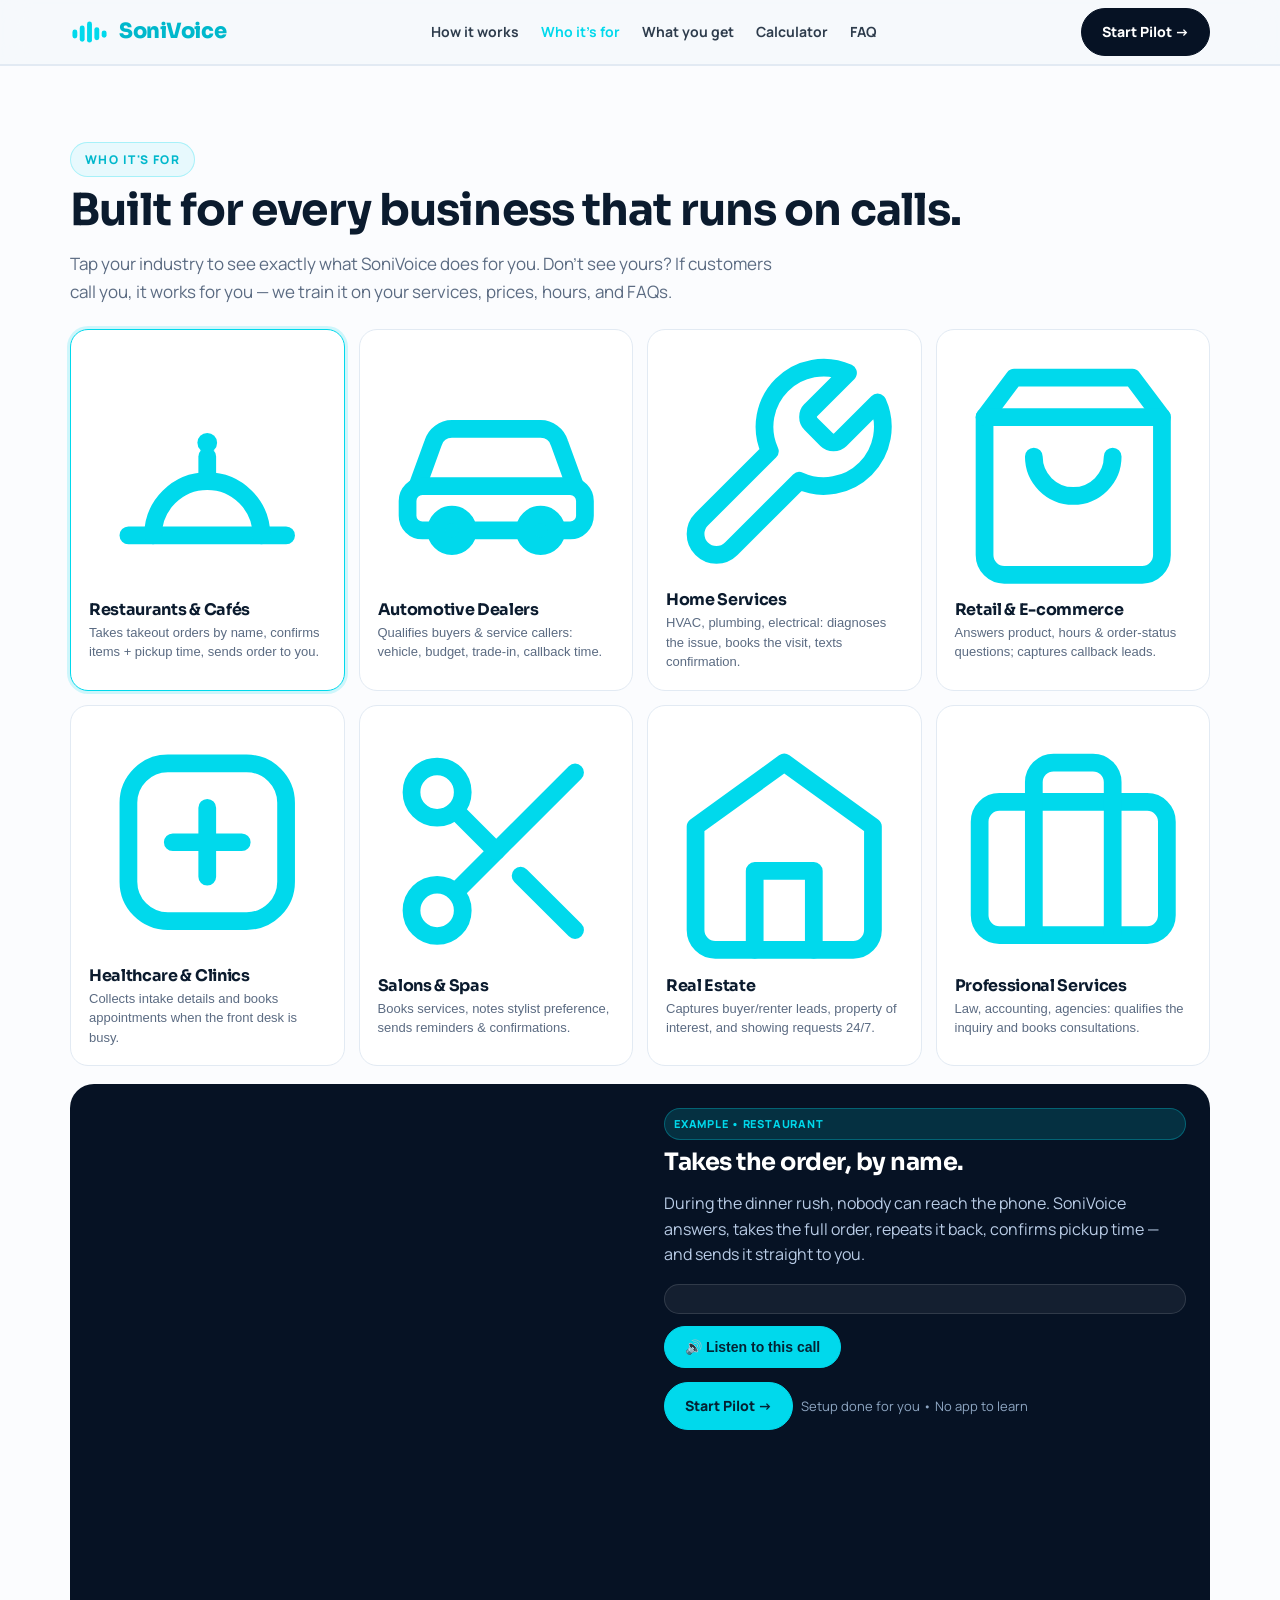
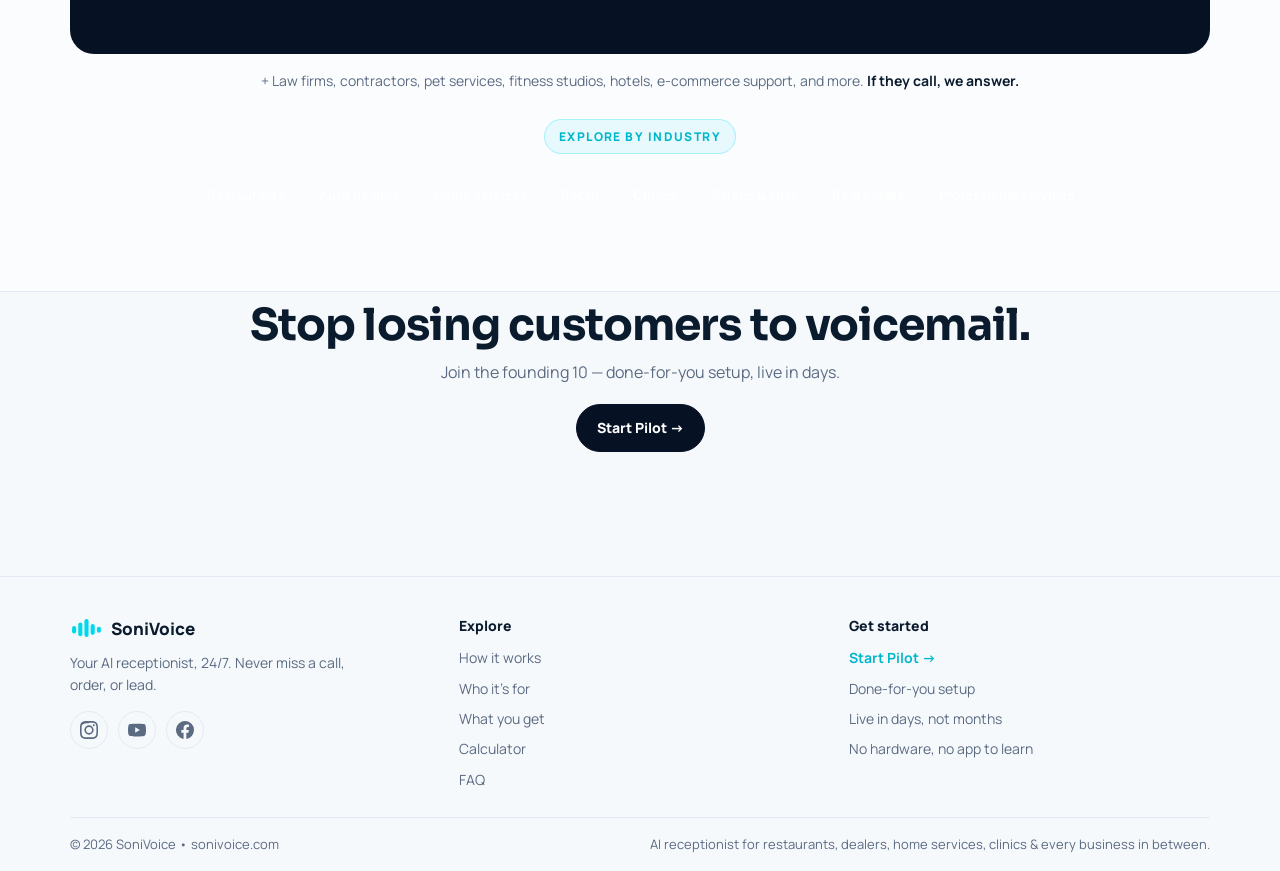
<file: who-its-for.html>
<!doctype html>
<html lang="en">
<head>
<meta charset="utf-8"/>
<link rel="icon" href="assets/favicon.svg" type="image/svg+xml"/>
<meta name="viewport" content="width=device-width, initial-scale=1, viewport-fit=cover"/>
<meta name="color-scheme" content="light dark"/>
<meta name="google-site-verification" content="89ansJGDZWdEIAxgWgZhGA2kCkxrPbd9LaEfotUJ8JE"/>
<title>Who it's for — SoniVoice</title>
<meta name="description" content="SoniVoice is built for restaurants, auto dealers, home services, clinics, salons, real estate — every business that runs on calls."/>
<meta name="theme-color" content="#061224"/>
<meta property="og:type" content="website"/>
<meta property="og:url" content="https://sonivoice.com/who-its-for.html"/>
<meta property="og:title" content="Who it's for — SoniVoice"/>
<meta property="og:description" content="Your AI receptionist, 24/7. Takes orders, books jobs, qualifies leads — then emails you the summary + recording."/>
<meta name="twitter:card" content="summary_large_image"/>
<meta property="og:image" content="https://sonivoice.com/assets/og-image.png"/>
<meta property="og:image:width" content="1200"/>
<meta property="og:image:height" content="630"/>
<meta property="og:image:alt" content="SoniVoice — Don't answer in 3 rings? We answer for you."/>
<meta name="twitter:image" content="https://sonivoice.com/assets/og-image.png"/>
<meta name="twitter:title" content="SoniVoice — AI Receptionist for Every Business"/>
<meta name="twitter:description" content="Never miss a call, order, or lead again."/>
<meta name="description" content="SoniVoice answers your business calls in 3 rings when you can't. Takes orders, books jobs, qualifies leads — then emails you the summary + voice recording."/>
<link rel="preconnect" href="https://fonts.googleapis.com">
<link href="https://fonts.googleapis.com/css2?family=Sora:wght@400;600;700;800&family=Manrope:wght@400;500;600;700;800&family=JetBrains+Mono:wght@500&display=swap" rel="stylesheet">
<link rel="stylesheet" href="assets/site.css?v=2"/>

<script defer src="https://cloud.umami.is/script.js" data-website-id="f8ac7274-cbc9-4e1a-92d3-32038831d38e"></script>
<script type="application/ld+json">
{
  "@context": "https://schema.org",
  "@type": "Organization",
  "name": "SoniVoice",
  "url": "https://sonivoice.com/",
  "description": "SoniVoice is your AI front desk. Don't answer in 3 rings? It picks up like a human \u2014 takes orders, books jobs, qualifies leads, then emails you the summary and recording.",
  "sameAs": [
    "https://www.instagram.com/sonivoice247/"
  ]
}
</script>
</head>
<body>
<header class="topbar" id="top"><div class="wrap topbar-in">
<a class="logo" href="index.html"><svg class="logo-svg" viewBox="0 0 48 32" fill="none" aria-hidden="true"><rect x="3" y="13" width="6" height="11" rx="3" fill="#00D9EC"/><rect x="12" y="8" width="6" height="20" rx="3" fill="#00D9EC"/><rect x="21" y="3" width="6" height="26" rx="3" fill="#00D9EC"/><rect x="30" y="10" width="6" height="16" rx="3" fill="#00D9EC"/><rect x="39" y="14" width="6" height="9" rx="3" fill="#00D9EC"/></svg><span class="logo-text">SoniVoice</span></a>
<nav class="nav"><a href="how-it-works.html">How it works</a><a href="who-its-for.html" class="active">Who it's for</a><a href="what-you-get.html">What you get</a><a href="calculator.html">Calculator</a><a href="faq.html">FAQ</a></nav>
<a class="btn btn-primary" href="index.html#apply">Start Pilot →</a>
</div></header>
<section id="industries" style="background:color-mix(in srgb,var(--card) 55%, var(--bg));border-top:1px solid var(--line);border-bottom:1px solid var(--line)"><div class="wrap">
<div class="kicker">Who it's for</div><h2 class="title">Built for every business that runs on calls.</h2>
<p class="sub">Tap your industry to see exactly what SoniVoice does for you. Don't see yours? If customers call you, it works for you — we train it on your services, prices, hours, and FAQs.</p>
<div class="industries" id="indGrid"></div>
<div class="demo-box" id="demoBox">
<img id="demoImg" src="[data-uri]" alt="Busy restaurant during service"/>
<div class="demo-content"><div class="badge" id="demoBadge">EXAMPLE • RESTAURANT</div><h3 id="demoTitle" style="margin:10px 0 8px">Takes the order, by name.</h3><p id="demoDesc">During the dinner rush, nobody can reach the phone. SoniVoice answers, takes the full order, repeats it back, confirms pickup time — and sends it straight to you.</p><div class="convo" id="demoConvo"></div><div style="margin-top:12px"><button class="btn btn-cyan" onclick="replayCallAudio()">&#128266; Listen to this call</button></div><div style="margin-top:14px;display:flex;gap:8px;flex-wrap:wrap"><a href="index.html#apply" class="btn btn-cyan">Start Pilot →</a><span style="align-self:center;color:#8EA6C2;font-size:13px">Setup done for you • No app to learn</span></div></div>
</div>
<p style="text-align:center;color:var(--muted);font-size:14px;margin-top:16px">+ Law firms, contractors, pet services, fitness studios, hotels, e-commerce support, and more. <b style="color:var(--text)">If they call, we answer.</b></p>
<div style="margin-top:26px;text-align:center">
<div class="kicker" style="margin-bottom:12px">Explore by industry</div>
<div style="display:flex;gap:8px;flex-wrap:wrap;justify-content:center;margin-top:10px">
<a class="chip" href="ai-receptionist-for-restaurants.html">Restaurants</a>
<a class="chip" href="ai-receptionist-for-auto-dealers.html">Auto dealers</a>
<a class="chip" href="ai-receptionist-for-home-services.html">Home services</a>
<a class="chip" href="ai-receptionist-for-retail.html">Retail</a>
<a class="chip" href="ai-receptionist-for-clinics.html">Clinics</a>
<a class="chip" href="ai-receptionist-for-salons.html">Salons &amp; spas</a>
<a class="chip" href="ai-receptionist-for-real-estate.html">Real estate</a>
<a class="chip" href="ai-receptionist-for-professional-services.html">Professional services</a>
</div></div>
</div></section>
<section style="padding-top:0"><div class="wrap" style="text-align:center">
<h2 class="title">Stop losing customers to voicemail.</h2>
<p style="color:var(--muted);max-width:560px;margin:0 auto 18px">Join the founding 10 — done-for-you setup, live in days.</p>
<a class="btn btn-primary" href="index.html#apply">Start Pilot →</a>
</div></section>

<footer style="border-top:1px solid var(--line);margin-top:48px"><div class="wrap">
<div style="display:grid;grid-template-columns:repeat(auto-fit,minmax(220px,1fr));gap:28px;padding:38px 0 26px">
<div>
<div style="display:flex;align-items:center;gap:8px;margin-bottom:10px"><svg class="logo-svg" viewBox="0 0 48 32" fill="none" aria-hidden="true" style="height:22px"><rect x="3" y="13" width="6" height="11" rx="3" fill="#00D9EC"/><rect x="12" y="8" width="6" height="20" rx="3" fill="#00D9EC"/><rect x="21" y="3" width="6" height="26" rx="3" fill="#00D9EC"/><rect x="30" y="10" width="6" height="16" rx="3" fill="#00D9EC"/><rect x="39" y="14" width="6" height="9" rx="3" fill="#00D9EC"/></svg><span style="font-weight:800;font-size:17px">SoniVoice</span></div>
<p style="color:var(--muted);font-size:14px;margin:0;max-width:280px">Your AI receptionist, 24/7. Never miss a call, order, or lead.</p><div style="display:flex;gap:10px;margin-top:14px"><a class="soc" href="https://www.instagram.com/sonivoice247/" target="_blank" rel="noopener" aria-label="SoniVoice on Instagram"><svg viewBox="0 0 24 24" aria-hidden="true"><path d="M12 2.2c3.2 0 3.6 0 4.9.1 3.3.1 4.8 1.7 4.9 4.9.1 1.3.1 1.6.1 4.8s0 3.6-.1 4.8c-.1 3.2-1.7 4.8-4.9 4.9-1.3.1-1.6.1-4.9.1-3.2 0-3.6 0-4.8-.1-3.3-.1-4.8-1.7-4.9-4.9-.1-1.3-.1-1.6-.1-4.8s0-3.6.1-4.8C2.4 4.9 4 3.3 7.2 3.2c1.2-.1 1.6-.1 4.8-.1zM12 0C8.7 0 8.3 0 7.1.1 2.7.3.3 2.7.1 7.1 0 8.3 0 8.7 0 12s0 3.7.1 4.9c.2 4.4 2.6 6.8 7 7 1.2.1 1.6.1 4.9.1s3.7 0 4.9-.1c4.4-.2 6.8-2.6 7-7 .1-1.2.1-1.6.1-4.9s0-3.7-.1-4.9c-.2-4.4-2.6-6.8-7-7C15.7 0 15.3 0 12 0zm0 5.8A6.2 6.2 0 1 0 18.2 12 6.2 6.2 0 0 0 12 5.8zm0 10.2A4 4 0 1 1 16 12a4 4 0 0 1-4 4zm6.4-11.8a1.4 1.4 0 1 1-1.4 1.4 1.4 1.4 0 0 1 1.4-1.4z"/></svg></a><a class="soc" href="https://www.youtube.com/@SoniVoice247" target="_blank" rel="noopener" aria-label="SoniVoice on YouTube"><svg viewBox="0 0 24 24" aria-hidden="true"><path d="M23.5 6.2a3 3 0 0 0-2.1-2.1C19.5 3.5 12 3.5 12 3.5s-7.5 0-9.4.6A3 3 0 0 0 .5 6.2 31.3 31.3 0 0 0 0 12a31.3 31.3 0 0 0 .5 5.8 3 3 0 0 0 2.1 2.1c1.9.6 9.4.6 9.4.6s7.5 0 9.4-.6a3 3 0 0 0 2.1-2.1A31.3 31.3 0 0 0 24 12a31.3 31.3 0 0 0-.5-5.8zM9.6 15.6V8.4L15.8 12z"/></svg></a><a class="soc" href="https://www.facebook.com/p/Soni-Voice-61595010433799/" target="_blank" rel="noopener" aria-label="SoniVoice on Facebook"><svg viewBox="0 0 24 24" aria-hidden="true"><path d="M24 12a12 12 0 1 0-13.9 11.9v-8.4h-3v-3.5h3V9.4c0-3 1.8-4.7 4.5-4.7 1.3 0 2.7.2 2.7.2v3h-1.5c-1.5 0-2 1-2 1.9V12h3.3l-.5 3.5h-2.8v8.4A12 12 0 0 0 24 12z"/></svg></a></div>
</div>
<div>
<div style="font-weight:800;font-size:14px;margin-bottom:10px">Explore</div>
<div style="display:grid;gap:8px;font-size:14px;color:var(--muted)">
<a href="how-it-works.html">How it works</a><a href="who-its-for.html">Who it's for</a><a href="what-you-get.html">What you get</a><a href="calculator.html">Calculator</a><a href="faq.html">FAQ</a>
</div>
</div>
<div>
<div style="font-weight:800;font-size:14px;margin-bottom:10px">Get started</div>
<div style="display:grid;gap:8px;font-size:14px;color:var(--muted)">
<a href="index.html#apply" style="color:var(--cyan2);font-weight:700">Start Pilot &rarr;</a>
<span>Done-for-you setup</span><span>Live in days, not months</span><span>No hardware, no app to learn</span>
</div>
</div>
</div>
<div style="border-top:1px solid var(--line);padding:16px 0;display:flex;justify-content:space-between;gap:10px;flex-wrap:wrap;color:var(--muted);font-size:13px">
<span>&copy; 2026 SoniVoice &bull; sonivoice.com</span>
<span>AI receptionist for restaurants, dealers, home services, clinics &amp; every business in between.</span>
</div>
</div></footer>
<script defer src="assets/images-2.js"></script>
<script defer src="assets/images-3.js"></script>
<script defer src="assets/images-4.js"></script>
<script defer src="assets/images-5.js"></script>
<script defer src="assets/images-6.js"></script>
<script defer src="assets/site.js?v=2"></script>
</body></html>
</file>
<file: assets/site.css>
*{box-sizing:border-box}html{scroll-behavior:smooth}
:root{--navy:#061224;--navy2:#0A1E3A;--cyan:#00D9EC;--cyan2:#00B8CC;--teal:#0FF0D2;--bg:#F6F9FC;--card:#fff;--text:#0B1B2E;--muted:#5B6B82;--line:#E2EAF3;--radius:20px}
@media(prefers-color-scheme:dark){:root{--bg:#050D1A;--card:#0A1A30;--text:#EAF2FB;--muted:#9AB0C9;--line:#1A3658}}
body{margin:0;font-family:'Manrope',system-ui,sans-serif;background:var(--bg);color:var(--text);line-height:1.6;overflow-x:hidden}
h1,h2,h3{font-family:'Sora',sans-serif;line-height:1.05;letter-spacing:-.02em;margin:0}
a{color:inherit;text-decoration:none}
.wrap{max-width:1180px;margin:0 auto;padding:0 20px}
.topbar{position:sticky;top:0;z-index:50;backdrop-filter:blur(14px);background:color-mix(in srgb,var(--bg) 82%, transparent);border-bottom:1px solid var(--line)}
.topbar-in{display:flex;justify-content:space-between;align-items:center;height:64px}
.logo{display:flex;align-items:center;gap:10px;text-decoration:none;color:inherit;}.logo-img{height:34px;width:auto;display:block}

.logo span{color:var(--cyan2)}
.nav{display:flex;gap:22px;font-weight:700;font-size:14px}
.nav a{opacity:.85}.nav a:hover{opacity:1;color:var(--cyan2)}
.btn{display:inline-flex;align-items:center;gap:8px;padding:12px 20px;border-radius:999px;font-weight:800;font-size:14px;border:1px solid transparent;cursor:pointer;transition:.2s}
.btn-primary{background:#061224;color:#fff;border-color:#061224}
.btn-primary:hover{background:#0A2A52;transform:translateY(-1px)}
.btn-cyan{background:var(--cyan);color:#042233;border-color:var(--cyan)}
.btn-cyan:hover{background:var(--teal)}
.btn-ghost{background:transparent;border-color:var(--line);color:var(--text)}
.btn-white{background:#fff;color:#061224}
.hero{position:relative;background:#050D1A;color:#fff;overflow:hidden}
.hero-bg{position:absolute;inset:0;width:100%;height:100%;object-fit:cover;opacity:.55}
.hero-overlay{position:absolute;inset:0;background:linear-gradient(180deg,rgba(5,13,26,.25),rgba(5,13,26,.92) 78%),radial-gradient(700px 400px at 15% 10%,rgba(0,217,236,.28),transparent 60%)}
.hero-in{position:relative;padding:72px 0 56px;display:grid;grid-template-columns:1.05fr .95fr;gap:36px;align-items:center}
.pill{display:inline-flex;gap:8px;align-items:center;background:rgba(255,255,255,.08);border:1px solid rgba(255,255,255,.18);padding:7px 12px;border-radius:999px;font-size:12px;font-weight:800;letter-spacing:.08em;text-transform:uppercase}
.pill i{width:8px;height:8px;border-radius:50%;background:#0FF0D2;display:block;box-shadow:0 0 0 6px rgba(15,240,210,.15)}
.hero h1{font-size:clamp(38px,6vw,68px);margin:18px 0 14px}
.hero h1 em{font-style:normal;color:var(--cyan)}
.hero p.lead{font-size:18px;color:#C6D6EA;max-width:560px;margin:0}
.hero-cta{display:flex;gap:12px;flex-wrap:wrap;margin-top:24px}
.hero-stats{display:flex;gap:18px;margin-top:28px;flex-wrap:wrap}
.stat{background:rgba(255,255,255,.07);border:1px solid rgba(255,255,255,.12);border-radius:16px;padding:12px 14px;min-width:130px}
.stat b{font-family:'Sora';font-size:20px;display:block}.stat span{font-size:12px;color:#A9BCD6;font-weight:700}
.phone{background:#0A1E3A;border:1px solid rgba(255,255,255,.14);border-radius:28px;padding:18px;box-shadow:0 30px 80px rgba(0,0,0,.45)}
.phone-head{display:flex;justify-content:space-between;align-items:center;margin-bottom:14px}
.badge{font-size:11px;font-weight:800;letter-spacing:.07em;text-transform:uppercase;padding:6px 9px;border-radius:999px;background:rgba(0,217,236,.15);color:var(--cyan);border:1px solid rgba(0,217,236,.3)}
.ringbar{display:flex;gap:8px;margin:14px 0}
.ring{flex:1;text-align:center;padding:10px 6px;border-radius:12px;background:rgba(255,255,255,.06);border:1px solid rgba(255,255,255,.1);font-weight:800;font-size:12px;color:#8EA6C2}
.ring.active{background:var(--cyan);color:#042233;border-color:var(--cyan)}
.ring.done{background:#0FF0D2;color:#042233}
.chat{display:grid;gap:10px;min-height:240px}
.msg{padding:11px 13px;border-radius:16px;font-size:14px;line-height:1.45;max-width:92%}
.msg.ai{background:#122B4D;border:1px solid #1D4472;color:#E6F2FF;border-bottom-left-radius:4px}
.msg.user{background:var(--cyan);color:#042233;margin-left:auto;border-bottom-right-radius:4px;font-weight:600}
.msg small{display:block;font-size:11px;font-weight:800;letter-spacing:.06em;text-transform:uppercase;opacity:.7;margin-bottom:3px}
.wave{height:42px;display:flex;align-items:center;gap:3px;margin-top:14px}
.wave span{flex:1;background:linear-gradient(180deg,var(--cyan),#0077FF);border-radius:999px;animation:w 1s ease-in-out infinite}
@keyframes w{0%,100%{height:10px}50%{height:36px}}
.wave span:nth-child(2n){animation-delay:.08s}.wave span:nth-child(3n){animation-delay:.16s}.wave span:nth-child(4n){animation-delay:.24s}
.controls{display:flex;gap:8px;flex-wrap:wrap;margin-top:14px}
.chip{padding:8px 12px;border-radius:999px;border:1px solid rgba(255,255,255,.18);background:rgba(255,255,255,.06);color:#fff;font-weight:700;font-size:13px;cursor:pointer}
.chip.active{background:#fff;color:#061224}
section{padding:64px 0}
.kicker{display:inline-block;font-size:12px;font-weight:800;letter-spacing:.12em;text-transform:uppercase;color:var(--cyan2);background:rgba(0,217,236,.08);border:1px solid rgba(0,217,236,.28);padding:7px 14px;border-radius:999px}
.title{font-size:clamp(28px,4vw,44px);margin:10px 0 12px}
.sub{color:var(--muted);max-width:720px;font-size:17px}
.steps{display:grid;grid-template-columns:repeat(4,1fr);gap:16px;margin-top:28px}
.step{background:var(--card);border:1px solid var(--line);border-radius:var(--radius);padding:20px}
.step-num{width:38px;height:38px;border-radius:11px;background:#061224;color:#fff;display:grid;place-items:center;font-family:'Sora';font-weight:800}
.step h3{font-size:18px;margin:14px 0 6px}.step p{color:var(--muted);font-size:14px;margin:0}
.email-card{margin-top:22px;background:var(--card);border:1px solid var(--line);border-radius:22px;overflow:hidden;display:grid;grid-template-columns:1fr 1fr}
.email-head{padding:18px;border-bottom:1px solid var(--line);display:flex;justify-content:space-between}
.email-.email-body p{color:var(--muted);font-size:14px}
.checklist{list-style:none;padding:0;margin:14px 0;display:grid;gap:10px}
.checklist li{display:flex;gap:10px;font-weight:600;font-size:14px}
.checklist li::before{content:"✓";width:22px;height:22px;border-radius:50%;background:#E6FBFF;color:#00879A;display:grid;place-items:center;font-weight:900;flex:0 0 auto}
.audio{margin:18px;background:#061224;color:#fff;border-radius:18px;padding:18px}
.audio .wave span{background:var(--cyan)}
.industries{display:grid;grid-template-columns:repeat(4,1fr);gap:14px;margin-top:24px}
.ind{background:var(--card);border:1px solid var(--line);border-radius:18px;padding:18px;cursor:pointer;text-align:left;width:100%;color:var(--text)}
.ind:hover{border-color:var(--cyan)}
.ind.active{border-color:var(--cyan);box-shadow:0 0 0 3px rgba(0,217,236,.18)}
.ind .icon{font-size:22px}.ind h3{font-size:16px;margin:8px 0 4px}.ind p{font-size:13px;color:var(--muted);margin:0;line-height:1.5}
.demo-box{margin-top:18px;background:#061224;color:#fff;border-radius:24px;overflow:hidden;display:grid;grid-template-columns:1fr 1fr}
.demo-box img{width:100%;height:100%;object-fit:cover;min-height:300px}
.demo-content{padding:24px}.demo-content h3{font-size:24px}.demo-content p{color:#B9CCE6}
.convo{background:rgba(255,255,255,.06);border:1px solid rgba(255,255,255,.12);border-radius:16px;padding:14px;display:grid;gap:8px;font-size:14px}
.calc{background:var(--card);border:1px solid var(--line);border-radius:22px;padding:22px;display:grid;grid-template-columns:1fr 1fr;gap:22px;margin-top:22px}
input[type=range]{width:100%}
.output{background:#061224;color:#fff;border-radius:18px;padding:20px}
.output b{font-family:'Sora';font-size:34px;color:var(--cyan)}
.features{display:grid;grid-template-columns:1.2fr .8fr .8fr;gap:14px;margin-top:22px}
.feature{background:var(--card);border:1px solid var(--line);border-radius:18px;padding:20px}
.feature h3{font-size:17px;margin-bottom:6px}.feature p{color:var(--muted);font-size:14px;margin:0}
.feature.big{background:#061224;color:#fff}.feature.big p{color:#B9CCE6}
.faq{display:grid;gap:10px;margin-top:20px}
.faq-item{background:var(--card);border:1px solid var(--line);border-radius:16px;overflow:hidden}
.faq-item button{width:100%;text-align:left;padding:16px;background:none;border:0;font-weight:800;cursor:pointer;color:var(--text);display:flex;justify-content:space-between}
.faq-item div{padding:0 16px 16px;color:var(--muted);font-size:14px;display:none}
.faq-item.open div{display:block}
.cta{background:#061224;color:#fff;border-radius:28px;padding:36px;text-align:center;overflow:hidden;position:relative}
.cta h2{font-size:36px}.cta p{color:#B9CCE6}
.footer{padding:28px 0;color:var(--muted);font-size:13px;display:flex;justify-content:space-between;gap:16px;flex-wrap:wrap;border-top:1px solid var(--line)}
@media(max-width:900px){.hero-in,.email-card,.demo-box,.calc{grid-template-columns:1fr}.steps,.industries{grid-template-columns:1fr 1fr}.features{grid-template-columns:1fr}.nav{display:none}.demo-box img{min-height:220px}}
@media(max-width:540px){.steps,.industries{grid-template-columns:1fr}.hero-in{padding-top:44px}}
@media(prefers-reduced-motion:reduce){.wave span{animation:none}}
.nav a.active{color:var(--cyan);opacity:1}

/* ---- mobile nav (hamburger) ---- */
.menu-btn{display:none}
.mnav{display:none}
@media(max-width:900px){
  .menu-btn{display:flex;flex-direction:column;justify-content:center;align-items:center;gap:5px;width:42px;height:42px;flex:0 0 auto;background:transparent;border:1px solid var(--line);border-radius:10px;cursor:pointer;padding:0}
  .menu-btn span{display:block;width:20px;height:2px;background:var(--text);border-radius:2px;transition:transform .2s,opacity .2s}
  .menu-btn.open span:nth-child(1){transform:translateY(7px) rotate(45deg)}
  .menu-btn.open span:nth-child(2){opacity:0}
  .menu-btn.open span:nth-child(3){transform:translateY(-7px) rotate(-45deg)}
  .topbar-in{position:relative}
  .mnav{position:absolute;top:100%;left:0;right:0;background:var(--bg);border-bottom:1px solid var(--line);padding:8px 20px 16px;flex-direction:column;z-index:60;box-shadow:0 18px 30px rgba(2,8,20,.12)}
  .mnav.open{display:flex}
  .mnav a{display:block;padding:13px 4px;font-weight:700;font-size:16px;border-bottom:1px solid var(--line);opacity:.92}
  .mnav a:last-child{border-bottom:0}
  .mnav a.active{color:var(--cyan);opacity:1}
}

/* ---- professional icon set ---- */
.ic{display:inline-flex;width:1.15em;height:1.15em;vertical-align:-.22em;flex:0 0 auto}
.ic svg{width:100%;height:100%;display:block}
.ind .icon{color:var(--cyan);line-height:0}
.ind .icon .ic{width:30px;height:30px}
.chip .ic{width:15px;height:15px;margin-right:3px;vertical-align:-.28em}
/* ---- logo lockup ---- */
.logo-svg{height:26px;width:auto;display:block;flex:0 0 auto}
.logo-text{font-family:'Sora',sans-serif;font-weight:800;font-size:21px;letter-spacing:-.02em;color:var(--text);white-space:nowrap}
/* ---- typography & spacing polish ---- */
h1{letter-spacing:-.03em;line-height:1.02}
section{padding:76px 0}
@media(max-width:900px){
h1{font-size:clamp(30px,7.5vw,44px)}
section{padding:52px 0}
.phone{max-width:430px;margin:24px auto 0}
}

@media(prefers-color-scheme:dark){
.btn-primary{background:#EAF2FB;border-color:#EAF2FB;color:#061224}
.btn-primary:hover{background:#fff}
.step-num{background:#EAF2FB;color:#061224}
}

@media(max-width:900px){
.frow{grid-template-columns:1fr !important}
}

/* sticky mobile CTA */
.sticky-cta{display:none}
@media(max-width:900px){
.sticky-cta{display:block;position:fixed;left:0;right:0;bottom:0;z-index:60;padding:10px 16px calc(10px + env(safe-area-inset-bottom));background:color-mix(in srgb,var(--bg) 86%,transparent);-webkit-backdrop-filter:blur(14px);backdrop-filter:blur(14px);border-top:1px solid var(--line);transition:transform .25s ease}
.sticky-cta.hidden{transform:translateY(110%)}
.sticky-cta .btn{width:100%;justify-content:center;padding:14px 20px;font-size:16px;box-sizing:border-box}
body{padding-bottom:78px}
}

/* motion: reveals + hovers */
.rv{opacity:0;transform:translateY(16px);transition:opacity .55s ease,transform .55s ease}
.rv.in{opacity:1;transform:none}
@media(prefers-reduced-motion:reduce){.rv{opacity:1;transform:none;transition:none}}
.lift{transition:transform .22s ease,box-shadow .22s ease}
.lift:hover{transform:translateY(-4px);box-shadow:0 14px 34px rgba(2,12,27,.14)}
.ind,.feature,.step{transition:transform .22s ease,box-shadow .22s ease,border-color .22s ease}
.ind:hover,.feature:hover,.step:hover{transform:translateY(-4px);box-shadow:0 14px 34px rgba(2,12,27,.14);border-color:var(--cyan)}
.btn{transition:transform .18s ease,box-shadow .18s ease,background-color .18s ease}
.btn:hover{transform:translateY(-2px)}
.btn-cyan:hover{box-shadow:0 10px 26px rgba(0,217,236,.42)}
.chip{transition:border-color .18s ease,background-color .18s ease,transform .18s ease}
.chip:hover{border-color:var(--cyan);transform:translateY(-1px)}
.soc{display:inline-flex;align-items:center;justify-content:center;width:38px;height:38px;border:1px solid var(--line);border-radius:50%;color:var(--muted);transition:transform .18s ease,color .18s ease,border-color .18s ease}
.soc svg{width:18px;height:18px;fill:currentColor;display:block}
.soc:hover{color:var(--cyan2);border-color:var(--cyan2);transform:translateY(-2px)}
</file>
